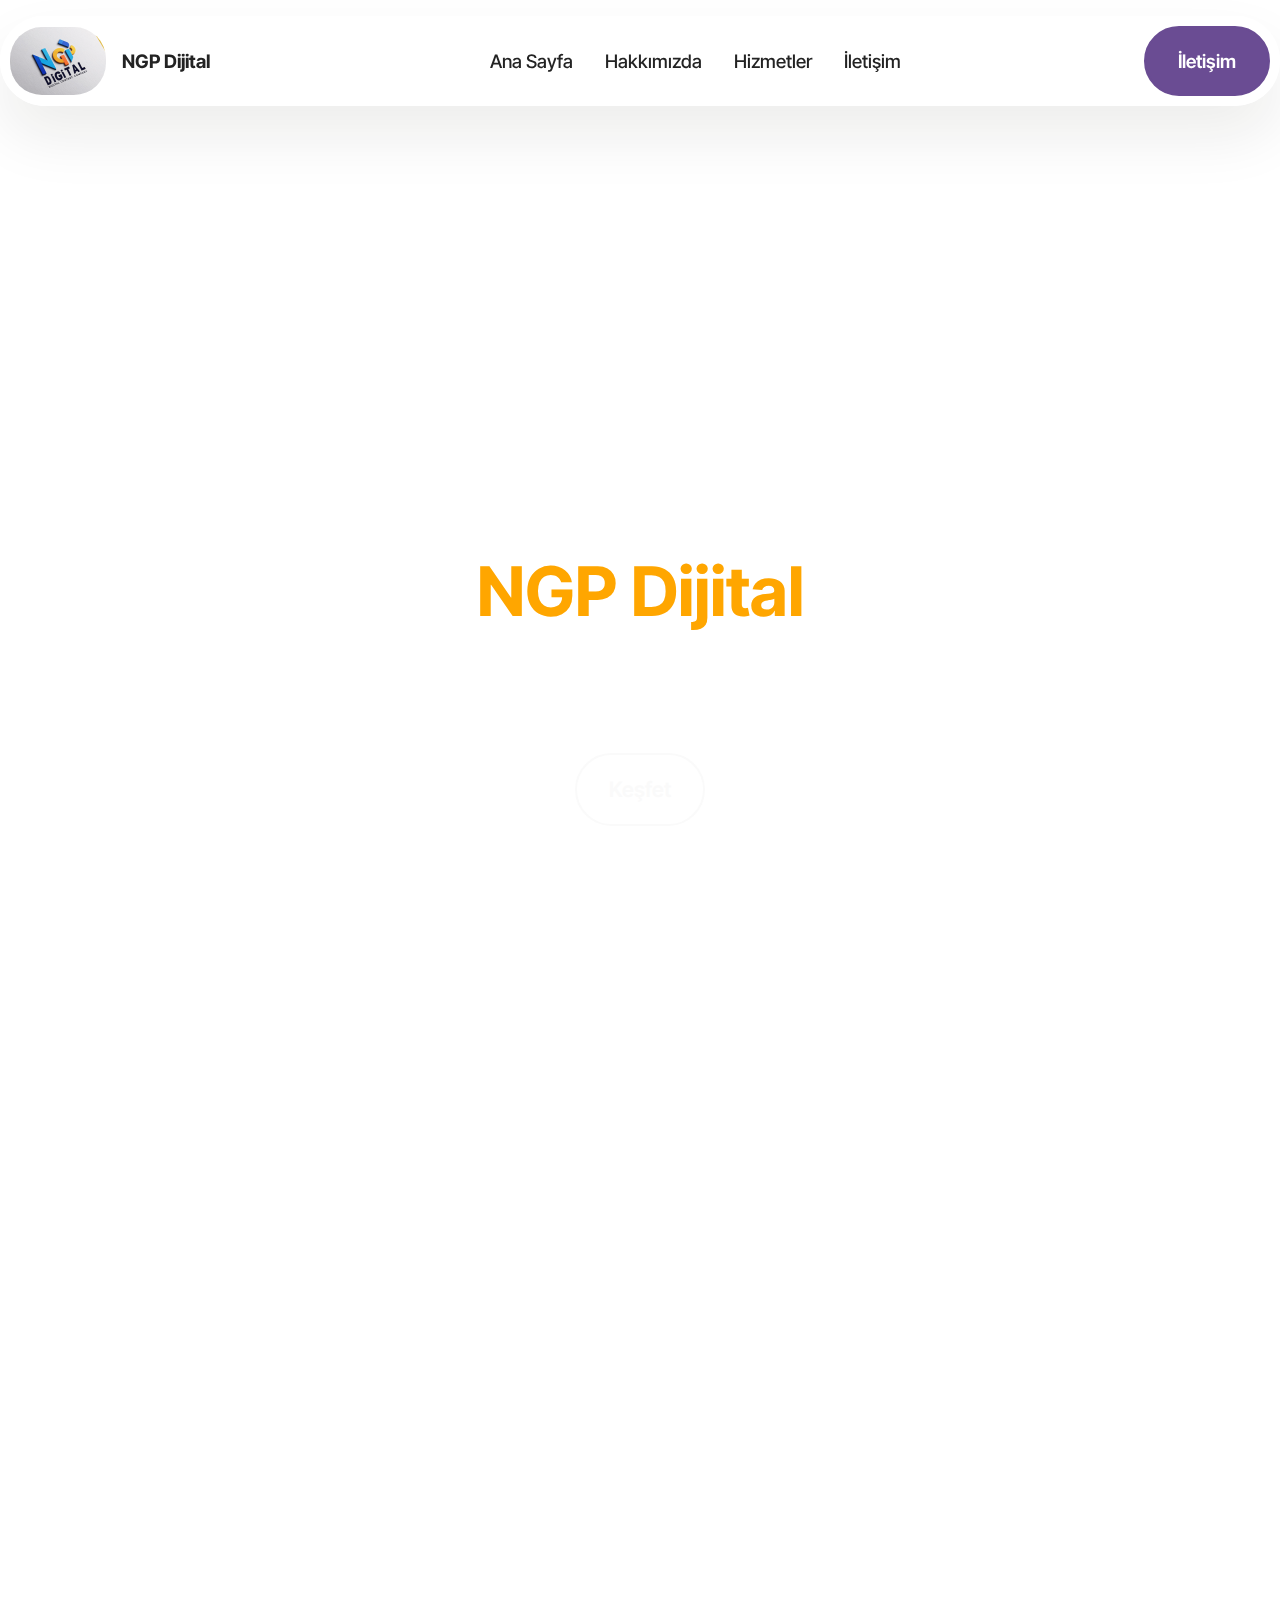
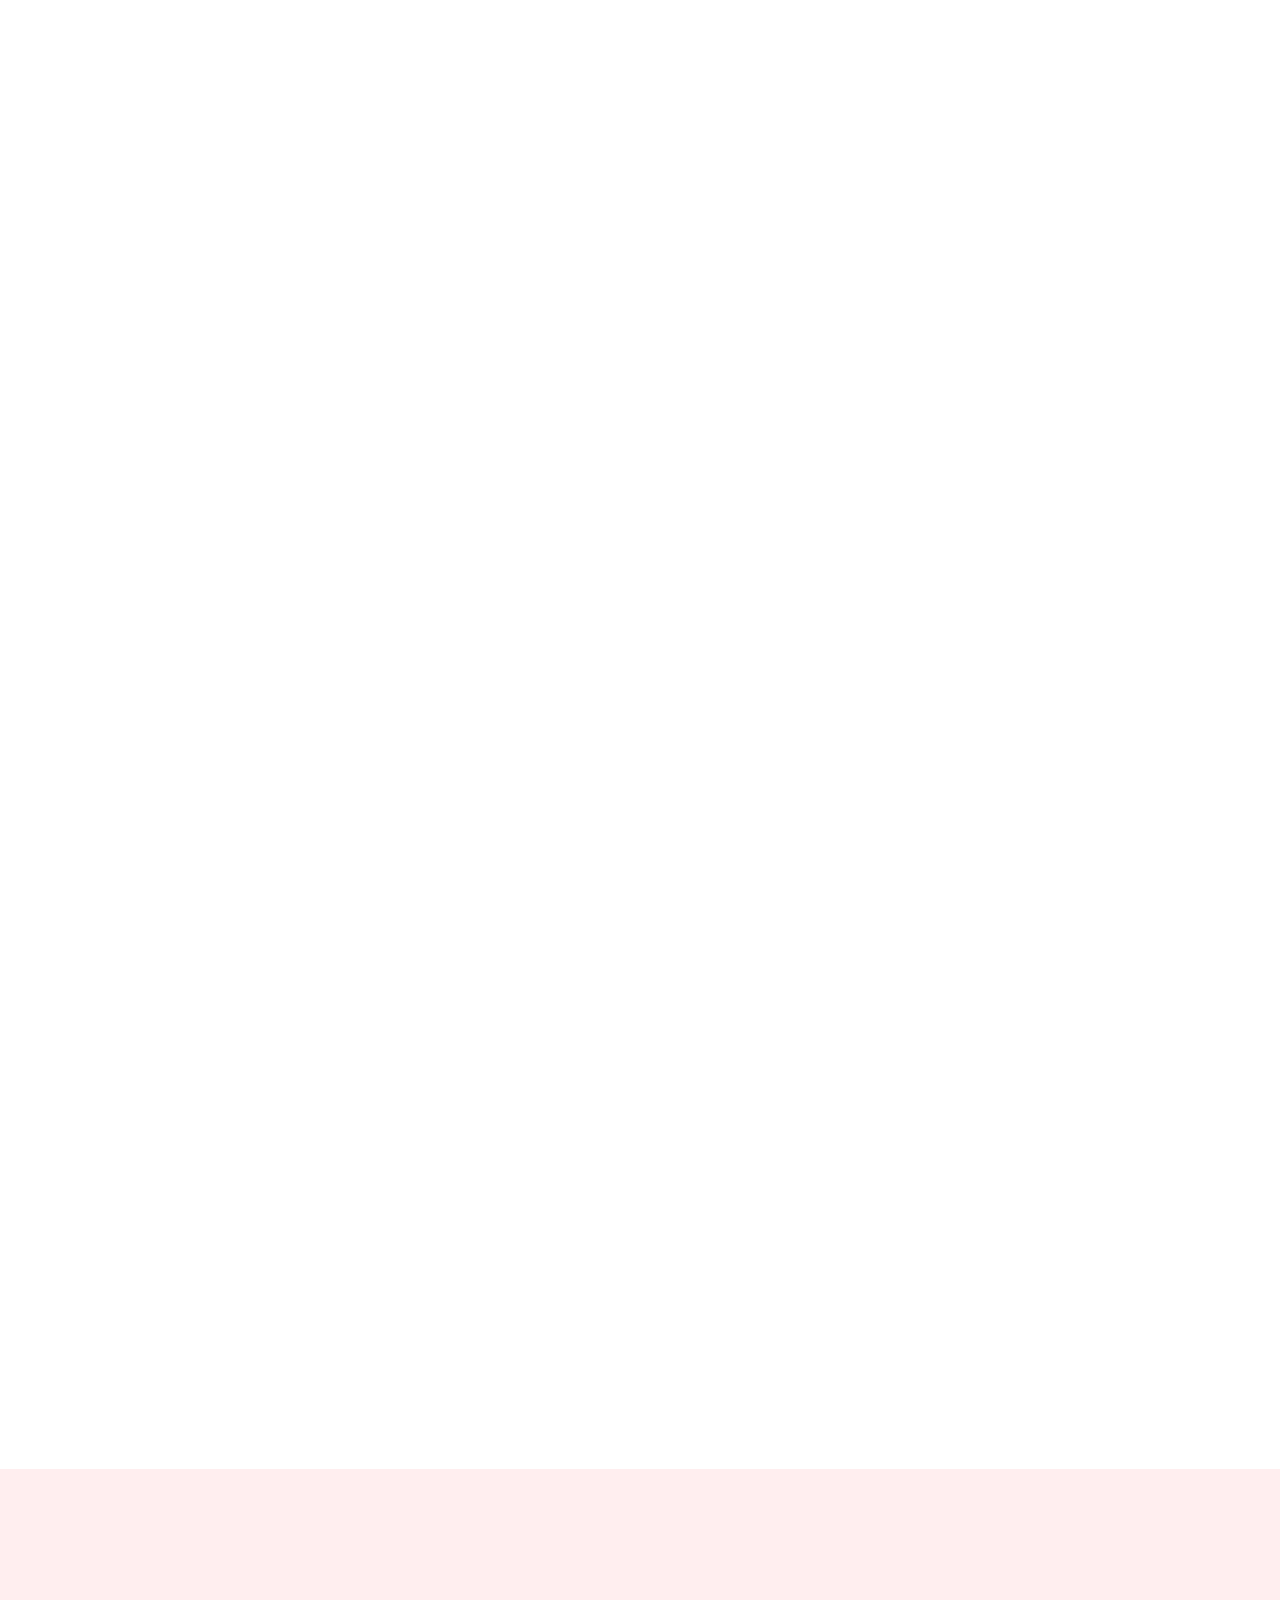
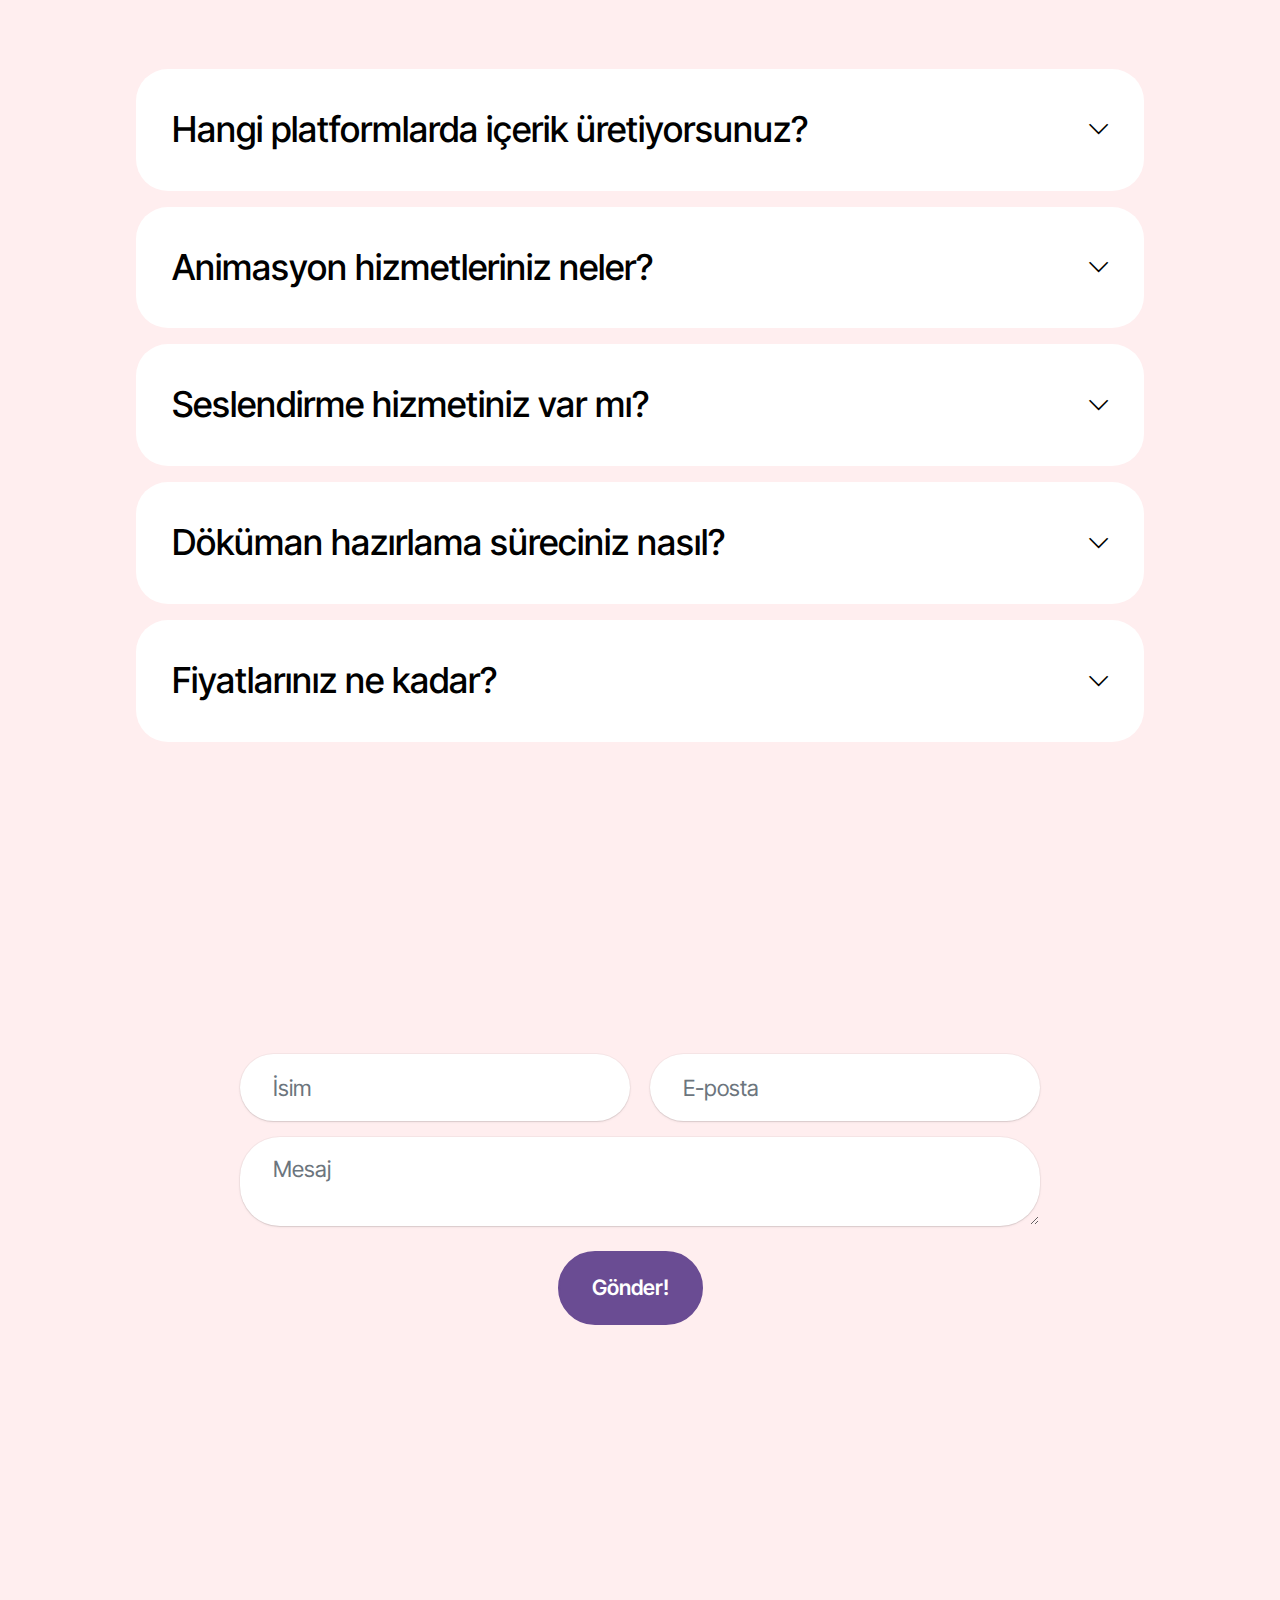
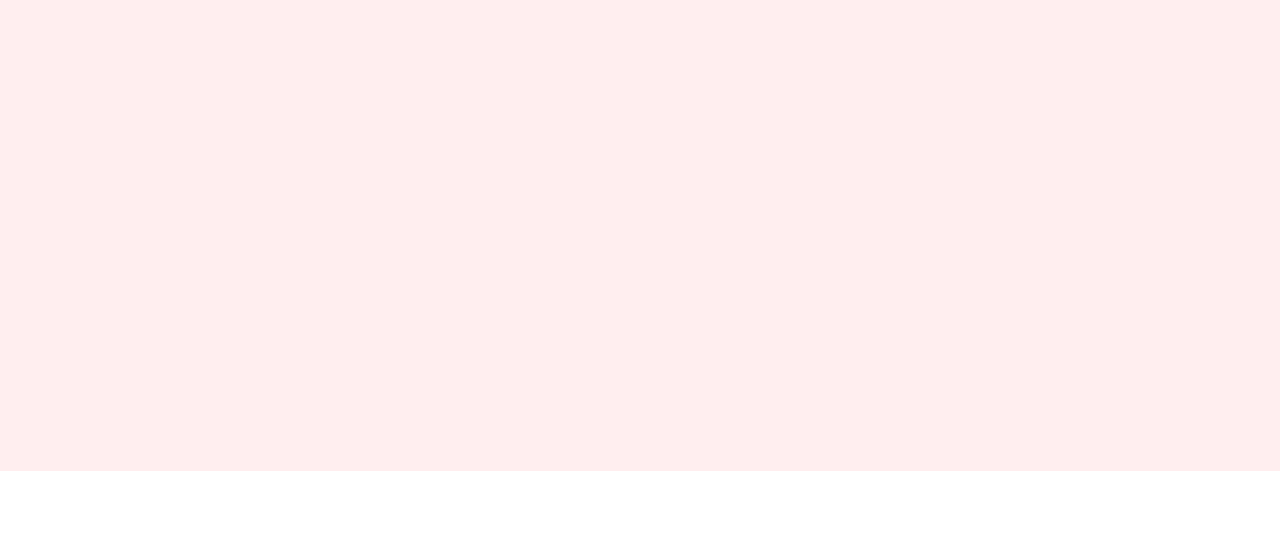
<file: index.html>
<!DOCTYPE html>
<html  >
<head>
  <!-- Site made with Mobirise Website Builder v5.9.18, https://mobirise.com -->
  <meta charset="UTF-8">
  <meta http-equiv="X-UA-Compatible" content="IE=edge">
  <meta name="generator" content="Mobirise v5.9.18, mobirise.com">
  <meta name="viewport" content="width=device-width, initial-scale=1, minimum-scale=1">
  <link rel="shortcut icon" href="assets/images/logo-2-192x192.png" type="image/x-icon">
  <meta name="description" content="Dijital içerik üreten bir tasarımcı olarak, sosyal medya platformları için animasyon, çizgi film ve seslendirme gibi çeşitli içerikler hazırlıyorum.">
  
  
  <title>Dijital Tasarımcı</title>
  <link rel="stylesheet" href="assets/web/assets/mobirise-icons2/mobirise2.css">
  <link rel="stylesheet" href="assets/bootstrap/css/bootstrap.min.css">
  <link rel="stylesheet" href="assets/bootstrap/css/bootstrap-grid.min.css">
  <link rel="stylesheet" href="assets/bootstrap/css/bootstrap-reboot.min.css">
  <link rel="stylesheet" href="assets/animatecss/animate.css">
  <link rel="stylesheet" href="assets/dropdown/css/style.css">
  <link rel="stylesheet" href="assets/theme/css/style.css">
  <link rel="preload" href="https://fonts.googleapis.com/css2?family=Inter+Tight:wght@400;700&display=swap&display=swap" as="style" onload="this.onload=null;this.rel='stylesheet'">
  <noscript><link rel="stylesheet" href="https://fonts.googleapis.com/css2?family=Inter+Tight:wght@400;700&display=swap&display=swap"></noscript>
  <link rel="preload" as="style" href="assets/mobirise/css/mbr-additional.css?v=8VP8KO"><link rel="stylesheet" href="assets/mobirise/css/mbr-additional.css?v=8VP8KO" type="text/css">

  
  
  
</head>
<body>
  
  <section data-bs-version="5.1" class="menu menu2 cid-uw6StSSeVo" once="menu" id="menu-5-uw6StSSeVo">
	

	<nav class="navbar navbar-dropdown navbar-fixed-top navbar-expand-lg">
		<div class="container">
			<div class="navbar-brand">
				<span class="navbar-logo">
					<a href="index.html">
						<img src="assets/images/logo-2-192x192.png" alt="Mobirise Website Builder" style="height: 4.3rem;">
					</a>
				</span>
				<span class="navbar-caption-wrap"><a class="navbar-caption text-black display-4" href="https://mobiri.se">NGP Dijital&nbsp;</a></span>
			</div>
			<button class="navbar-toggler" type="button" data-toggle="collapse" data-bs-toggle="collapse" data-target="#navbarSupportedContent" data-bs-target="#navbarSupportedContent" aria-controls="navbarNavAltMarkup" aria-expanded="false" aria-label="Toggle navigation">
				<div class="hamburger">
					<span></span>
					<span></span>
					<span></span>
					<span></span>
				</div>
			</button>
			<div class="collapse navbar-collapse" id="navbarSupportedContent">
				<ul class="navbar-nav nav-dropdown" data-app-modern-menu="true"><li class="nav-item"><a class="nav-link link text-black text-primary display-4" href="index.html">Ana Sayfa</a></li><li class="nav-item">
						<a class="nav-link link text-black text-primary display-4" href="page1.html">Hakkımızda</a>
					</li>
					<li class="nav-item">
						<a class="nav-link link text-black text-primary display-4" href="page2.html" aria-expanded="false">Hizmetler</a>
					</li>
					<li class="nav-item"><a class="nav-link link text-black text-primary display-4" href="page3.html">İletişim</a></li></ul>
				
				<div class="navbar-buttons mbr-section-btn">
					<a class="btn btn-primary display-4" href="https://mobiri.se">İletişim</a>
				</div>
			</div>
		</div>
	</nav>
</section>

<section data-bs-version="5.1" class="header16 cid-uw6StST0fv mbr-fullscreen" data-bg-video="https://www.youtube.com/watch?v=2Gg6Seob5Mg" id="hero-17-uw6StST0fv">
  
  
  <div class="container-fluid">
    <div class="row">
      <div class="content-wrap col-12 col-md-12">
        <h1 class="mbr-section-title mbr-fonts-style mbr-white mb-4 display-1">
          <strong>NGP Dijital</strong></h1>
        
        <p class="mbr-fonts-style mbr-text mbr-white mb-4 display-5">Hayal gücünüzü gerçeğe dönüştüren dijital içerik uzmanı!</p>
        <div class="mbr-section-btn"><a class="btn btn-white-outline display-7" href="https://mobiri.se">Keşfet</a></div>
      </div>
    </div>
  </div>
</section>

<section data-bs-version="5.1" class="features03 cid-uw6ZWIgwJE" id="features03-2">
	
	
	<div class="container">
		<div class="row justify-content-center mb-5">
			<div class="col-12 content-head">
				<div class="mbr-section-head">
					<h4 class="mbr-section-title mbr-fonts-style align-center mb-0 display-2">
						<strong>Hizmetlerimiz</strong></h4>
					
				</div>
			</div>
		</div>
		<div class="row">
			<div class="item features-image col-12 col-md-6 col-lg-4 active">
				<div class="item-wrapper">
					<div class="item-img mb-3">
						<img src="assets/images/mbr-770x514.jpg" alt="Mobirise Website Builder" title="">
					</div>
					<div class="item-content align-left">
						<h5 class="item-title mbr-fonts-style mt-0 mb-2 display-5"><strong>İçerik Üretimi</strong></h5>
						<p class="mbr-text mbr-fonts-style mb-3 display-7">
						    Dijital mecralarınız için İçerik üretiyoruz.</p>
						<div class="mbr-section-btn item-footer"><a href="" class="btn item-btn btn-primary display-7">Başla</a></div>
					</div>
				</div>
			</div>
			<div class="item features-image col-12 col-md-6 col-lg-4">
				<div class="item-wrapper">
					<div class="item-img mb-3">
						<img src="assets/images/mbr-770x544.jpg" alt="Mobirise Website Builder" title="" data-slide-to="1" data-bs-slide-to="1">
					</div>
					<div class="item-content align-left">
						<h5 class="item-title mbr-fonts-style mb-2 mt-0 display-5">
							<strong>Dijital Tasarım</strong></h5>
						<p class="mbr-text mbr-fonts-style mb-3 display-7">Siz isteyin biz yapalım.</p>
						<div class="mbr-section-btn item-footer"><a href="" class="btn item-btn btn-primary display-7">Başla</a></div>
					</div>
				</div>
			</div>
			<div class="item features-image col-12 col-md-6 col-lg-4">
				<div class="item-wrapper">
					<div class="item-img mb-3">
						<img src="assets/images/mbr-770x770.png" alt="Mobirise Website Builder" title="" data-slide-to="2" data-bs-slide-to="2">
					</div>
					<div class="item-content align-left">
						<h5 class="item-title mbr-fonts-style mb-2 mt-0 display-5"><strong>Danışmanlık</strong></h5>
						<p class="mbr-text mbr-fonts-style mb-3 display-7">Şirketlere danışmanlık veriyoruz.</p>
						<div class="mbr-section-btn item-footer"><a href="" class="btn item-btn btn-primary display-7">Başla</a></div>
					</div>
				</div>
			</div><div class="item features-image col-12 col-md-6 col-lg-4">
				<div class="item-wrapper">
					<div class="item-img mb-3">
						<img src="assets/images/mbr-1920x1450.png" alt="Mobirise Website Builder" title="" data-slide-to="3" data-bs-slide-to="4">
					</div>
					<div class="item-content align-left">
						<h5 class="item-title mbr-fonts-style mb-2 mt-0 display-5">
						    <strong>Eğitim</strong></h5>
						<p class="mbr-text mbr-fonts-style mb-3 display-7">
						Yapay zeka araçları için eğitim.<br>
						</p>
						<div class="mbr-section-btn item-footer"><a href="" class="btn item-btn btn-primary display-7">Başla</a></div>
					</div>
				</div>
			</div><div class="item features-image col-12 col-md-6 col-lg-4">
				<div class="item-wrapper">
					<div class="item-img mb-3">
						<img src="assets/images/mbr-1920x1375.jpg" alt="Mobirise Website Builder" title="" data-slide-to="4" data-bs-slide-to="5">
					</div>
					<div class="item-content align-left">
						<h5 class="item-title mbr-fonts-style mb-2 mt-0 display-5">
						    <strong>Sosyal Medya&nbsp;</strong></h5>
						<p class="mbr-text mbr-fonts-style mb-3 display-7">
						Sosyal medya sayfanız için içerik.<br>
						</p>
						<div class="mbr-section-btn item-footer"><a href="" class="btn item-btn btn-primary display-7">Başla</a></div>
					</div>
				</div>
			</div><div class="item features-image col-12 col-md-6 col-lg-4">
				<div class="item-wrapper">
					<div class="item-img mb-3">
						<img src="assets/images/mbr-1920x1355.jpg" alt="Mobirise Website Builder" title="" data-slide-to="5" data-bs-slide-to="6">
					</div>
					<div class="item-content align-left">
						<h5 class="item-title mbr-fonts-style mb-2 mt-0 display-5"><strong>Web Site Tasarımı&nbsp;</strong></h5>
						<p class="mbr-text mbr-fonts-style mb-3 display-7">
						Şirketinize uygun web site tasarımı.<br>
						</p>
						<div class="mbr-section-btn item-footer"><a href="" class="btn item-btn btn-primary display-7">Başla</a></div>
					</div>
				</div>
			</div>
		</div>
	</div>
</section>

<section data-bs-version="5.1" class="gallery07 cid-uw6StSTPkD" id="gallery-16-uw6StSTPkD">
  
  
  <div class="container-fluid gallery-wrapper">
    <div class="row justify-content-center">
      <div class="col-12 content-head">
        <div class="mbr-section-head mb-5">
          <h4 class="mbr-section-title mbr-fonts-style align-center mb-0 display-2">
            <strong>Yaratıcı Galerim</strong>
          </h4>
          
        </div>
      </div>
    </div>
    <div class="grid-container">
      <div class="grid-container-3 moving-left" style="transform: translate3d(-200px, 0px, 0px);">
        <div class="grid-item">
          <img src="assets/images/photo-1498075702571-ecb018f3752d.jpeg" alt="Mobirise Website Builder">
        </div>
        <div class="grid-item">
          <img src="assets/images/photo-1470983850390-c2b2a8af209d.jpeg" alt="Mobirise Website Builder">
        </div>
        <div class="grid-item">
          <img src="assets/images/photo-1529854140025-25995121f16f.jpeg" alt="Mobirise Website Builder">
        </div>
        <div class="grid-item">
          <img src="assets/images/photo-1468421870903-4df1664ac249.jpeg" alt="Mobirise Website Builder">
        </div>
      </div>
    </div>
  </div>
</section>

<section data-bs-version="5.1" class="list1 cid-uw6StSUOs2" id="faq-1-uw6StSUOs2">
    
    
    <div class="container">
        <div class="row justify-content-center">
            <div class="col-12 col-md-12 col-lg-10 m-auto">
                <div class="content">
                    <div class="row justify-content-center mb-5">
                        <div class="col-12 content-head">
                            <div class="mbr-section-head">
                                <h4 class="mbr-section-title mbr-fonts-style align-center mb-0 display-2">
                                    <strong>Sıkça Sorulan Sorular</strong>
                                </h4>
                                
                            </div>
                        </div>
                    </div>
                    <div id="bootstrap-accordion_4" class="panel-group accordionStyles accordion" role="tablist" aria-multiselectable="true">
                        <div class="card">
                            <div class="card-header" role="tab" id="headingOne">
                                <a role="button" class="panel-title collapsed" data-toggle="collapse" data-bs-toggle="collapse" data-core="" href="#collapse1_4" aria-expanded="false" aria-controls="collapse1">
                                    <h6 class="panel-title-edit mbr-semibold mbr-fonts-style mb-0 display-5">Hangi platformlarda içerik üretiyorsunuz?</h6>
                                    <span class="sign mbr-iconfont mobi-mbri-arrow-down"></span>
                                </a>
                            </div>
                            <div id="collapse1_4" class="panel-collapse noScroll collapse" role="tabpanel" aria-labelledby="headingOne" data-parent="#accordion" data-bs-parent="#bootstrap-accordion_4">
                                <div class="panel-body">
                                    <p class="mbr-fonts-style panel-text display-7">Instagram, YouTube, Facebook ve TikTok'ta içerik üretiyorum.</p>
                                </div>
                            </div>
                        </div>
                        <div class="card">
                            <div class="card-header" role="tab" id="headingOne">
                                <a role="button" class="panel-title collapsed" data-toggle="collapse" data-bs-toggle="collapse" data-core="" href="#collapse2_4" aria-expanded="false" aria-controls="collapse2">
                                    <h6 class="panel-title-edit mbr-semibold mbr-fonts-style mb-0 display-5">Animasyon hizmetleriniz neler?</h6>
                                    <span class="sign mbr-iconfont mobi-mbri-arrow-down"></span>
                                </a>
                            </div>
                            <div id="collapse2_4" class="panel-collapse noScroll collapse" role="tabpanel" aria-labelledby="headingOne" data-parent="#accordion" data-bs-parent="#bootstrap-accordion_4">
                                <div class="panel-body">
                                    <p class="mbr-fonts-style panel-text display-7">Eğlenceli ve etkileyici animasyonlar yapıyorum.</p>
                                </div>
                            </div>
                        </div>
                        <div class="card">
                            <div class="card-header" role="tab" id="headingOne">
                                <a role="button" class="panel-title collapsed" data-toggle="collapse" data-bs-toggle="collapse" data-core="" href="#collapse3_4" aria-expanded="false" aria-controls="collapse3">
                                    <h6 class="panel-title-edit mbr-semibold mbr-fonts-style mb-0 display-5">Seslendirme hizmetiniz var mı?</h6>
                                    <span class="sign mbr-iconfont mobi-mbri-arrow-down"></span>
                                </a>
                            </div>
                            <div id="collapse3_4" class="panel-collapse noScroll collapse" role="tabpanel" aria-labelledby="headingOne" data-parent="#accordion" data-bs-parent="#bootstrap-accordion_4">
                                <div class="panel-body">
                                    <p class="mbr-fonts-style panel-text display-7">Evet, profesyonel seslendirme hizmeti sunuyorum.</p>
                                </div>
                            </div>
                        </div>
                        <div class="card">
                            <div class="card-header" role="tab" id="headingOne">
                                <a role="button" class="panel-title collapsed" data-toggle="collapse" data-bs-toggle="collapse" data-core="" href="#collapse4_4" aria-expanded="false" aria-controls="collapse4">
                                    <h6 class="panel-title-edit mbr-semibold mbr-fonts-style mb-0 display-5">Döküman hazırlama süreciniz nasıl?</h6>
                                    <span class="sign mbr-iconfont mobi-mbri-arrow-down"></span>
                                </a>
                            </div>
                            <div id="collapse4_4" class="panel-collapse noScroll collapse" role="tabpanel" aria-labelledby="headingOne" data-parent="#accordion" data-bs-parent="#bootstrap-accordion_4">
                                <div class="panel-body">
                                    <p class="mbr-fonts-style panel-text display-7">İhtiyaçlarınıza göre özelleştirilmiş dökümanlar hazırlıyorum.</p>
                                </div>
                            </div>
                        </div>
                        <div class="card">
                            <div class="card-header" role="tab" id="headingOne">
                                <a role="button" class="panel-title collapsed" data-toggle="collapse" data-bs-toggle="collapse" data-core="" href="#collapse5_4" aria-expanded="false" aria-controls="collapse5">
                                    <h6 class="panel-title-edit mbr-semibold mbr-fonts-style mb-0 display-5">Fiyatlarınız ne kadar?</h6>
                                    <span class="sign mbr-iconfont mobi-mbri-arrow-down"></span>
                                </a>
                            </div>
                            <div id="collapse5_4" class="panel-collapse noScroll collapse" role="tabpanel" aria-labelledby="headingOne" data-parent="#accordion" data-bs-parent="#bootstrap-accordion_4">
                                <div class="panel-body">
                                    <p class="mbr-fonts-style panel-text display-7">Fiyatlarım projeye göre değişiklik gösteriyor.</p>
                                </div>
                            </div>
                        </div>
                        
                    </div>
                </div>
            </div>
        </div>
    </div>
</section>

<section data-bs-version="5.1" class="form5 cid-uw6StSVilG" id="contact-form-2-uw6StSVilG">
    
    
    <div class="container">
        <div class="row justify-content-center">
            <div class="col-12 content-head">
                <div class="mbr-section-head mb-5">
                    <h3 class="mbr-section-title mbr-fonts-style align-center mb-0 display-2">
                        <strong>İletişim Kurun</strong>
                    </h3>
                    
                </div>
            </div>
        </div>
        <div class="row justify-content-center">
            <div class="col-lg-8 mx-auto mbr-form" data-form-type="formoid">
                <form action="https://mobirise.eu/" method="POST" class="mbr-form form-with-styler" data-form-title="Form Name"><input type="hidden" name="email" data-form-email="true" value="q79Powii4B+MysyOL+8aMgsGgxRUHUvcbD6umpuevHEDIXm6QXVmjhQ8kPQLzVhsFvIoNr2rMK3k7HFFfYNTSJkliJOYfJc12CcZtuK9H6P06fFOxuOul9aLb3i7jh8t">
                    <div class="row">
                        <div hidden="hidden" data-form-alert="" class="alert alert-success col-12">Teşekkür ederiz.</div>
                        <div hidden="hidden" data-form-alert-danger="" class="alert alert-danger col-12">
                            Oops...! some problem!
                        </div>
                    </div>
                    <div class="dragArea row">
                        <div class="col-md col-sm-12 form-group mb-3" data-for="name">
                            <input type="text" name="name" placeholder="İsim" data-form-field="name" class="form-control" value="" id="name-contact-form-2-uw6StSVilG">
                        </div>
                        <div class="col-md col-sm-12 form-group mb-3" data-for="email">
                            <input type="email" name="email" placeholder="E-posta" data-form-field="email" class="form-control" value="" id="email-contact-form-2-uw6StSVilG">
                        </div>
                        <div class="col-12 form-group mb-3" data-for="textarea">
                            <textarea name="textarea" placeholder="Mesaj" data-form-field="textarea" class="form-control" id="textarea-contact-form-2-uw6StSVilG"></textarea>
                        </div>
                        <div class="col-lg-12 col-md-12 col-sm-12 align-center mbr-section-btn">
                            <button type="submit" class="btn btn-primary display-7">Gönder!</button>
                        </div>
                    </div>
                </form>
            </div>
        </div>
    </div>
</section>

<section data-bs-version="5.1" class="contacts03 cid-uw6StSVG7S" id="contacts-11-uw6StSVG7S">
  

  
  <div class="container">
    <div class="row justify-content-center">
      <div class="col-lg-4">
        <div class="col-12 col-md-12">
          <h5 class="mbr-section-title mbr-fonts-style mt-0 mb-4 display-2">
            <strong>İletişim Bilgileri</strong>
          </h5>
          <p class="mbr-section-subtitle mbr-fonts-style mt-0 mb-4 display-7">
            Telefon: 0 544 274 67 34<br>E-posta: info@ngpdijital.com<br>Adres: Manisa<br>Çalışma Saatleri: Pazartesi - Cuma: 09:00 - 18:00
          </p> 

          
        </div>
      </div>
        <div class="col-lg-8 side-features">
        <div class="google-map"><iframe frameborder="0" style="border:0" src="https://www.google.com/maps/embed/v1/place?key=AIzaSyAtXm0x23nRCgazjDV2Kl3GTHRP411ougQ&amp;q=Arda Mah. Kumludere cad. no:82/B Şehzadeler manisa" allowfullscreen=""></iframe></div>
      </div>
    </div>
  </div>
</section><section class="display-7" style="padding: 0;align-items: center;justify-content: center;flex-wrap: wrap;    align-content: center;display: flex;position: relative;height: 4rem;"><a href="https://mobiri.se/3638183" style="flex: 1 1;height: 4rem;position: absolute;width: 100%;z-index: 1;"><img alt="" style="height: 4rem;" src="[data-uri]"></a><p style="margin: 0;text-align: center;" class="display-7">&#8204;</p><a style="z-index:1" href="https://mobirise.com/builder/ai-website-generator.html">AI Website Generator</a></section><script src="assets/bootstrap/js/bootstrap.bundle.min.js"></script>  <script src="assets/smoothscroll/smooth-scroll.js"></script>  <script src="assets/ytplayer/index.js"></script>  <script src="assets/dropdown/js/navbar-dropdown.js"></script>  <script src="assets/vimeoplayer/player.js"></script>  <script src="assets/scrollgallery/scroll-gallery.js"></script>  <script src="assets/mbr-switch-arrow/mbr-switch-arrow.js"></script>  <script src="assets/theme/js/script.js"></script>  <script src="assets/formoid/formoid.min.js"></script>  
  
  
  <input name="animation" type="hidden">
  </body>
</html>
</file>
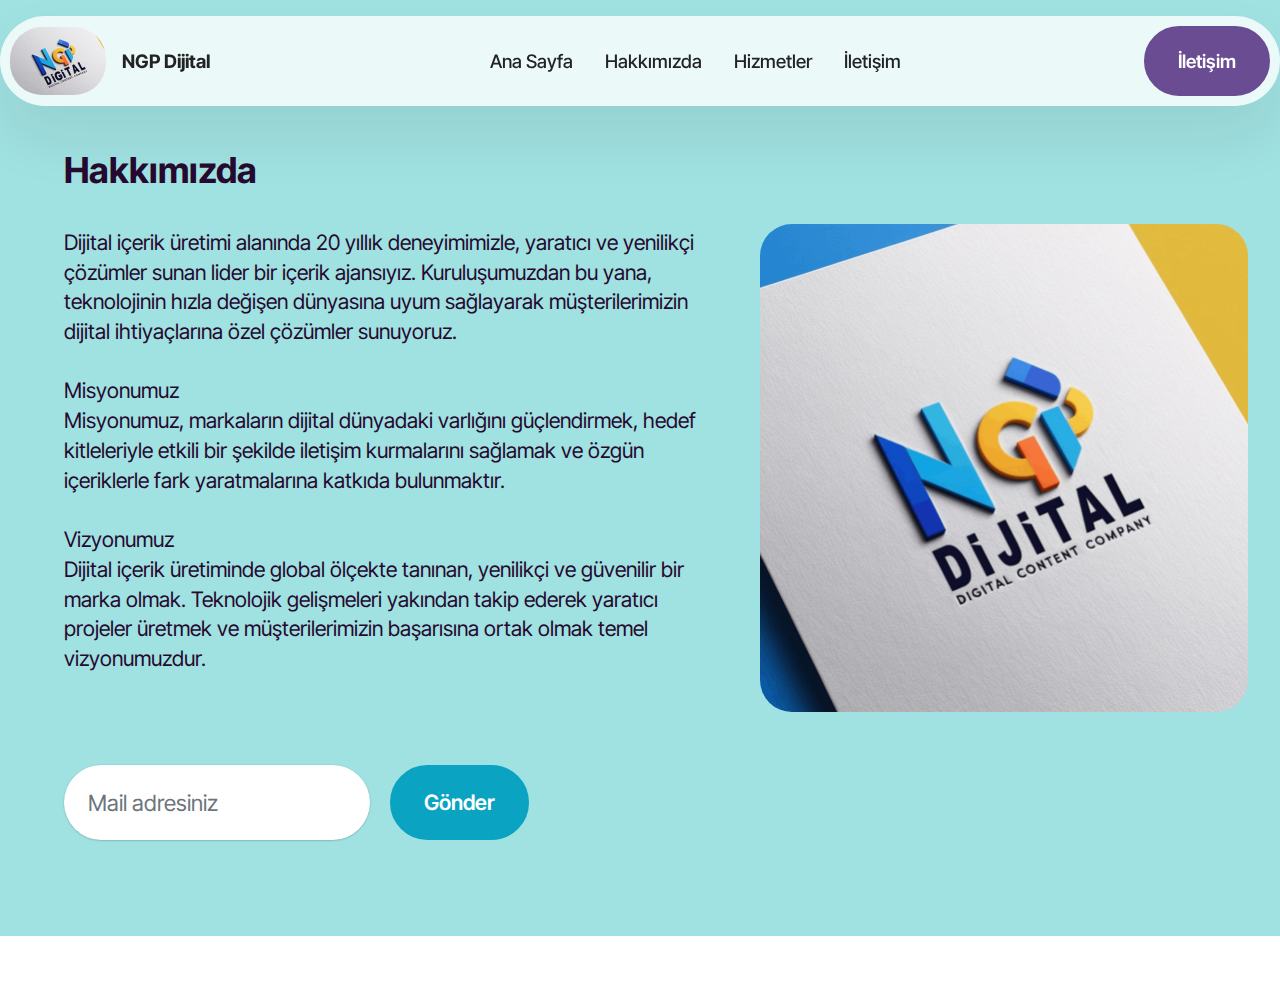
<file: page1.html>
<!DOCTYPE html>
<html  >
<head>
  <!-- Site made with Mobirise Website Builder v5.9.18, https://mobirise.com -->
  <meta charset="UTF-8">
  <meta http-equiv="X-UA-Compatible" content="IE=edge">
  <meta name="generator" content="Mobirise v5.9.18, mobirise.com">
  <meta name="viewport" content="width=device-width, initial-scale=1, minimum-scale=1">
  <link rel="shortcut icon" href="assets/images/logo-2-192x192.png" type="image/x-icon">
  <meta name="description" content="">
  
  
  <title>Hakkımızda</title>
  <link rel="stylesheet" href="assets/web/assets/mobirise-icons2/mobirise2.css">
  <link rel="stylesheet" href="assets/bootstrap/css/bootstrap.min.css">
  <link rel="stylesheet" href="assets/bootstrap/css/bootstrap-grid.min.css">
  <link rel="stylesheet" href="assets/bootstrap/css/bootstrap-reboot.min.css">
  <link rel="stylesheet" href="assets/animatecss/animate.css">
  <link rel="stylesheet" href="assets/dropdown/css/style.css">
  <link rel="stylesheet" href="assets/theme/css/style.css">
  <link rel="preload" href="https://fonts.googleapis.com/css2?family=Inter+Tight:wght@400;700&display=swap&display=swap" as="style" onload="this.onload=null;this.rel='stylesheet'">
  <noscript><link rel="stylesheet" href="https://fonts.googleapis.com/css2?family=Inter+Tight:wght@400;700&display=swap&display=swap"></noscript>
  <link rel="preload" as="style" href="assets/mobirise/css/mbr-additional.css?v=AqxmXr"><link rel="stylesheet" href="assets/mobirise/css/mbr-additional.css?v=AqxmXr" type="text/css">

  
  
  
</head>
<body>
  
  <section data-bs-version="5.1" class="menu menu2 cid-uw6StSSeVo" once="menu" id="menu02-9">
	

	<nav class="navbar navbar-dropdown navbar-fixed-top navbar-expand-lg">
		<div class="container">
			<div class="navbar-brand">
				<span class="navbar-logo">
					<a href="index.html">
						<img src="assets/images/logo-2-192x192.png" alt="Mobirise Website Builder" style="height: 4.3rem;">
					</a>
				</span>
				<span class="navbar-caption-wrap"><a class="navbar-caption text-black display-4" href="https://mobiri.se">NGP Dijital&nbsp;</a></span>
			</div>
			<button class="navbar-toggler" type="button" data-toggle="collapse" data-bs-toggle="collapse" data-target="#navbarSupportedContent" data-bs-target="#navbarSupportedContent" aria-controls="navbarNavAltMarkup" aria-expanded="false" aria-label="Toggle navigation">
				<div class="hamburger">
					<span></span>
					<span></span>
					<span></span>
					<span></span>
				</div>
			</button>
			<div class="collapse navbar-collapse" id="navbarSupportedContent">
				<ul class="navbar-nav nav-dropdown" data-app-modern-menu="true"><li class="nav-item"><a class="nav-link link text-black text-primary display-4" href="index.html">Ana Sayfa</a></li><li class="nav-item">
						<a class="nav-link link text-black text-primary display-4" href="page1.html">Hakkımızda</a>
					</li>
					<li class="nav-item">
						<a class="nav-link link text-black text-primary display-4" href="page2.html" aria-expanded="false">Hizmetler</a>
					</li>
					<li class="nav-item"><a class="nav-link link text-black text-primary display-4" href="page3.html">İletişim</a></li></ul>
				
				<div class="navbar-buttons mbr-section-btn">
					<a class="btn btn-primary display-4" href="https://mobiri.se">İletişim</a>
				</div>
			</div>
		</div>
	</nav>
</section>

<section data-bs-version="5.1" class="header8 cid-uwDXHCN0fS" id="header08-x">
	

	

	<div class="container">
		<div class="row content-wrapper justify-content-center">
			<div class="col-lg-7 mbr-form">
				<div class="text-wrapper align-left" data-form-type="formoid">
					<form action="https://mobirise.eu/" method="POST" class="mbr-form form-with-styler" data-form-title="Form Name"><input type="hidden" name="email" data-form-email="true" value="NfushKCTXY5ikOkGCfm9NKLF0Ryo0uE+8rZ0G+ViXx027aCeho5bno+NCKOd/FBNvRNOwROfjJfVoc7EYidemMaQYOQn5kH++hrigfFGw3J5FeaxhvyNvVRoQSocj8R2">
						<div class="dragArea row">
							<div class="col-lg-12 col-md-12 col-sm-12">
								<h1 class="mbr-section-title mbr-fonts-style mb-4 display-5"><br><strong>Hakkımızda</strong></h1>
							</div>
							<div class="col-lg-12 col-md-12 col-sm-12">
								<p class="mbr-text mbr-fonts-style mb-4 display-7">Dijital içerik üretimi alanında 20 yıllık deneyimimizle, yaratıcı ve yenilikçi çözümler sunan lider bir içerik ajansıyız. Kuruluşumuzdan bu yana, teknolojinin hızla değişen dünyasına uyum sağlayarak müşterilerimizin dijital ihtiyaçlarına özel çözümler sunuyoruz.<br><br>Misyonumuz<br>Misyonumuz, markaların dijital dünyadaki varlığını güçlendirmek, hedef kitleleriyle etkili bir şekilde iletişim kurmalarını sağlamak ve özgün içeriklerle fark yaratmalarına katkıda bulunmaktır.<br><br>Vizyonumuz<br>Dijital içerik üretiminde global ölçekte tanınan, yenilikçi ve güvenilir bir marka olmak. Teknolojik gelişmeleri yakından takip ederek yaratıcı projeler üretmek ve müşterilerimizin başarısına ortak olmak temel vizyonumuzdur.<br><br><br></p>
							</div>
							<div data-for="email" class="col-lg-6 col-md-6 col-sm-12">
								<input type="email" name="email" placeholder="Mail adresiniz" data-form-field="email" class="form-control display-7" value="" id="email-header08-x">
							</div>
							<div class="col-auto mbr-section-btn"><button type="submit" class="w-100 btn btn-info display-7">Gönder</button></div>
							<div class="row">
								<div hidden="hidden" data-form-alert="" class="alert alert-success col-12">Teşekkür ederiz.</div>
								<div hidden="hidden" data-form-alert-danger="" class="alert alert-danger col-12">
									Oops...! some problem!
								</div>
							</div>
						</div>
					</form>
				</div>
			</div>
			<div class="col-lg-5 col-12">
				<div class="image-wrapper">
					<img class="w-100" src="assets/images/logo-1-1-978x978.png" alt="Mobirise Website Builder">
				</div>
			</div>
		</div>
	</div>
</section><section class="display-7" style="padding: 0;align-items: center;justify-content: center;flex-wrap: wrap;    align-content: center;display: flex;position: relative;height: 4rem;"><a href="https://mobiri.se/3638183" style="flex: 1 1;height: 4rem;position: absolute;width: 100%;z-index: 1;"><img alt="" style="height: 4rem;" src="[data-uri]"></a><p style="margin: 0;text-align: center;" class="display-7">&#8204;</p><a style="z-index:1" href="https://mobirise.com/builder/ai-website-builder.html">AI Website Software</a></section><script src="assets/bootstrap/js/bootstrap.bundle.min.js"></script>  <script src="assets/smoothscroll/smooth-scroll.js"></script>  <script src="assets/ytplayer/index.js"></script>  <script src="assets/dropdown/js/navbar-dropdown.js"></script>  <script src="assets/theme/js/script.js"></script>  <script src="assets/formoid/formoid.min.js"></script>  
  
  
  <input name="animation" type="hidden">
  </body>
</html>
</file>
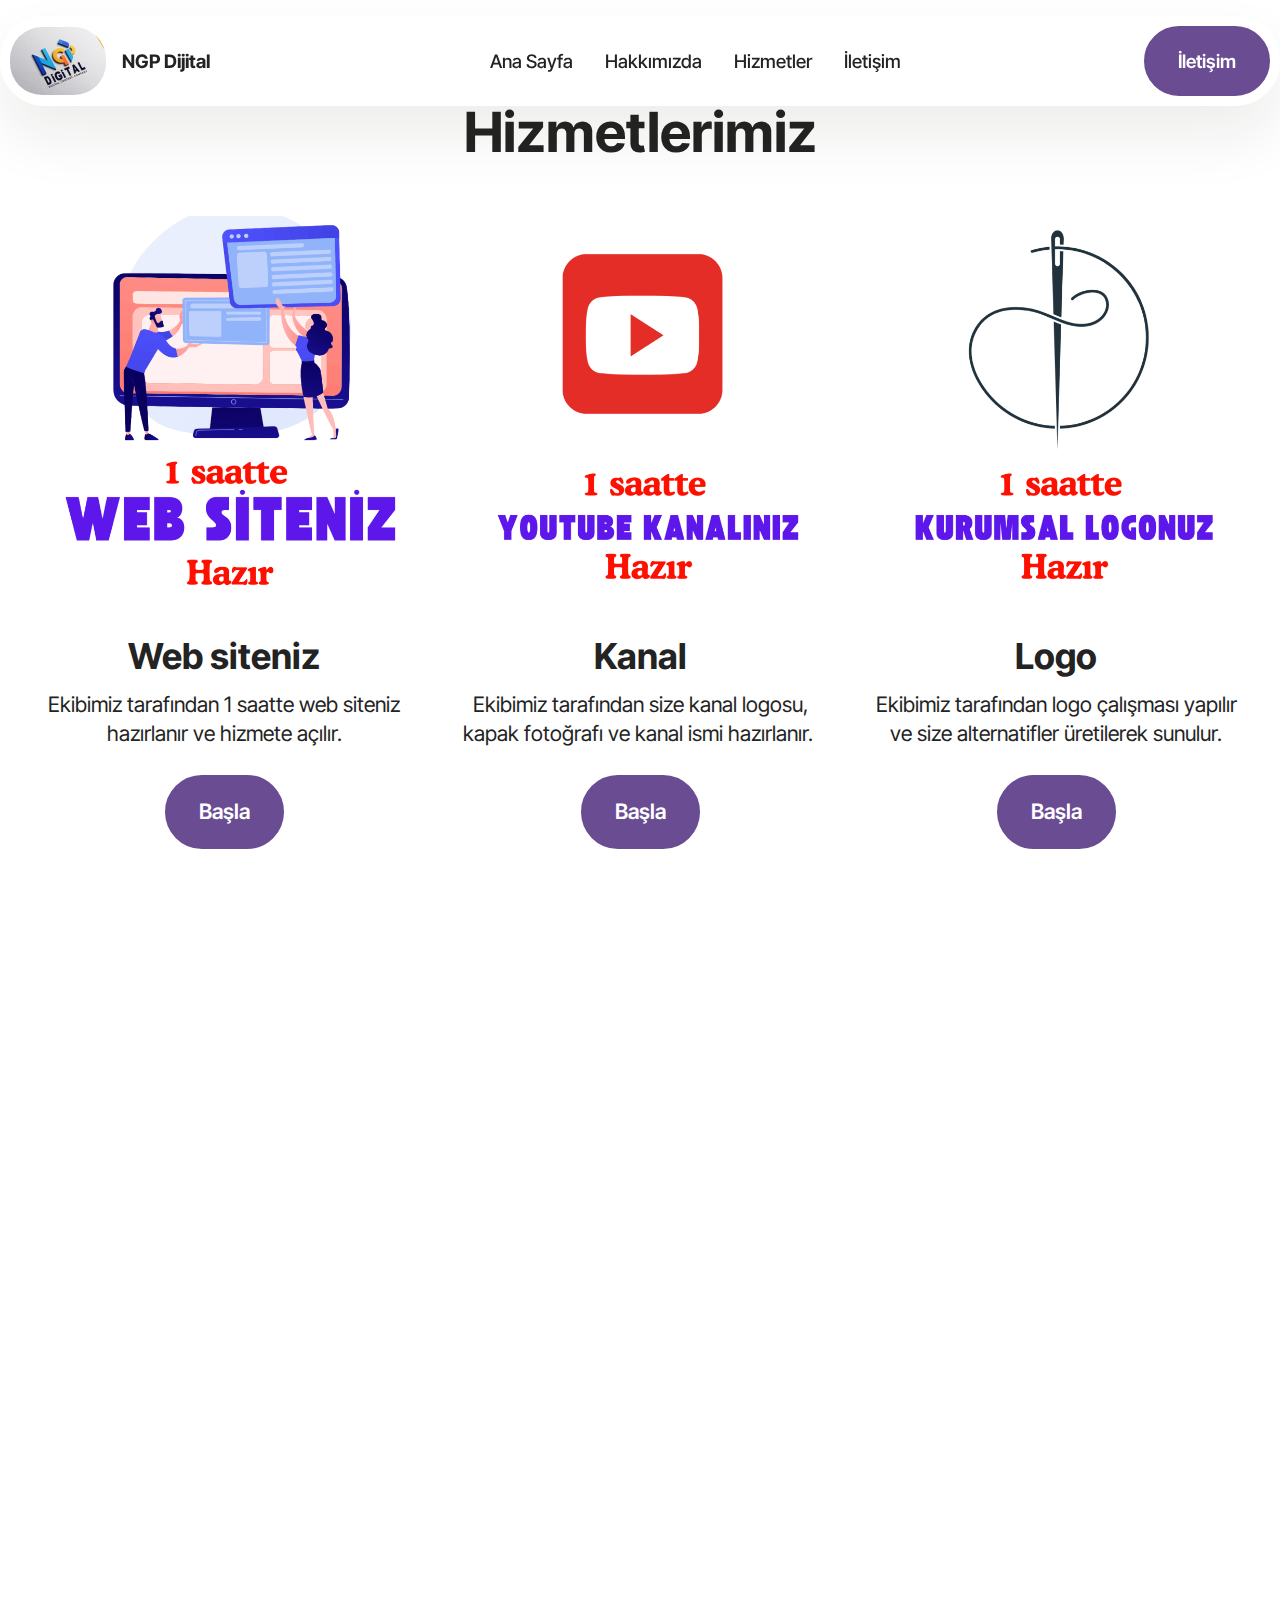
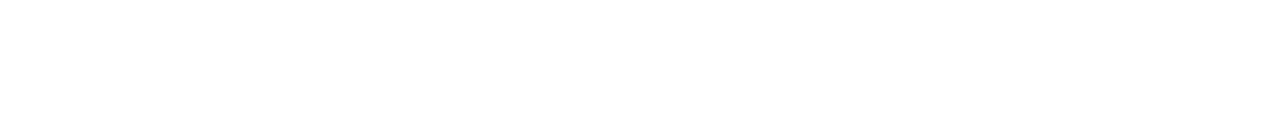
<file: page2.html>
<!DOCTYPE html>
<html  >
<head>
  <!-- Site made with Mobirise Website Builder v5.9.18, https://mobirise.com -->
  <meta charset="UTF-8">
  <meta http-equiv="X-UA-Compatible" content="IE=edge">
  <meta name="generator" content="Mobirise v5.9.18, mobirise.com">
  <meta name="viewport" content="width=device-width, initial-scale=1, minimum-scale=1">
  <link rel="shortcut icon" href="assets/images/logo-2-192x192.png" type="image/x-icon">
  <meta name="description" content="">
  
  
  <title>Hizmetler</title>
  <link rel="stylesheet" href="assets/web/assets/mobirise-icons2/mobirise2.css">
  <link rel="stylesheet" href="assets/bootstrap/css/bootstrap.min.css">
  <link rel="stylesheet" href="assets/bootstrap/css/bootstrap-grid.min.css">
  <link rel="stylesheet" href="assets/bootstrap/css/bootstrap-reboot.min.css">
  <link rel="stylesheet" href="assets/animatecss/animate.css">
  <link rel="stylesheet" href="assets/dropdown/css/style.css">
  <link rel="stylesheet" href="assets/theme/css/style.css">
  <link rel="preload" href="https://fonts.googleapis.com/css2?family=Inter+Tight:wght@400;700&display=swap&display=swap" as="style" onload="this.onload=null;this.rel='stylesheet'">
  <noscript><link rel="stylesheet" href="https://fonts.googleapis.com/css2?family=Inter+Tight:wght@400;700&display=swap&display=swap"></noscript>
  <link rel="preload" as="style" href="assets/mobirise/css/mbr-additional.css?v=GcpPh5"><link rel="stylesheet" href="assets/mobirise/css/mbr-additional.css?v=GcpPh5" type="text/css">

  
  
  
</head>
<body>
  
  <section data-bs-version="5.1" class="menu menu2 cid-uw6StSSeVo" once="menu" id="menu02-c">
	

	<nav class="navbar navbar-dropdown navbar-fixed-top navbar-expand-lg">
		<div class="container">
			<div class="navbar-brand">
				<span class="navbar-logo">
					<a href="index.html">
						<img src="assets/images/logo-2-192x192.png" alt="Mobirise Website Builder" style="height: 4.3rem;">
					</a>
				</span>
				<span class="navbar-caption-wrap"><a class="navbar-caption text-black display-4" href="https://mobiri.se">NGP Dijital&nbsp;</a></span>
			</div>
			<button class="navbar-toggler" type="button" data-toggle="collapse" data-bs-toggle="collapse" data-target="#navbarSupportedContent" data-bs-target="#navbarSupportedContent" aria-controls="navbarNavAltMarkup" aria-expanded="false" aria-label="Toggle navigation">
				<div class="hamburger">
					<span></span>
					<span></span>
					<span></span>
					<span></span>
				</div>
			</button>
			<div class="collapse navbar-collapse" id="navbarSupportedContent">
				<ul class="navbar-nav nav-dropdown" data-app-modern-menu="true"><li class="nav-item"><a class="nav-link link text-black text-primary display-4" href="index.html">Ana Sayfa</a></li><li class="nav-item">
						<a class="nav-link link text-black text-primary display-4" href="page1.html">Hakkımızda</a>
					</li>
					<li class="nav-item">
						<a class="nav-link link text-black text-primary display-4" href="page2.html" aria-expanded="false">Hizmetler</a>
					</li>
					<li class="nav-item"><a class="nav-link link text-black text-primary display-4" href="page3.html">İletişim</a></li></ul>
				
				<div class="navbar-buttons mbr-section-btn">
					<a class="btn btn-primary display-4" href="https://mobiri.se">İletişim</a>
				</div>
			</div>
		</div>
	</nav>
</section>

<section data-bs-version="5.1" class="features03 cid-uwEFZbJulW" id="features03-12">
	
	
	<div class="container">
		<div class="row justify-content-center mb-5">
			<div class="col-12 content-head">
				<div class="mbr-section-head">
					<h4 class="mbr-section-title mbr-fonts-style align-center mb-0 display-2">
						<strong>Hizmetlerimiz</strong></h4>
					
				</div>
			</div>
		</div>
		<div class="row">
			<div class="item features-image col-12 col-md-6 col-lg-4 active">
				<div class="item-wrapper">
					<div class="item-img mb-3">
						<a href="https://wa.me/905442746734"><img src="assets/images/web-770x770.png" alt="NGP Dijital" title="" data-slide-to="0" data-bs-slide-to="0"></a>
					</div>
					<div class="item-content align-left">
						<h5 class="item-title mbr-fonts-style mt-0 mb-2 display-5"><strong>Web siteniz</strong></h5>
						<p class="mbr-text mbr-fonts-style mb-3 display-7">
						    Ekibimiz tarafından 1 saatte web siteniz hazırlanır ve hizmete açılır.</p>
						<div class="mbr-section-btn item-footer"><a href="https://wa.me/095442746734" class="btn item-btn btn-primary display-7">Başla</a></div>
					</div>
				</div>
			</div>
			<div class="item features-image col-12 col-md-6 col-lg-4">
				<div class="item-wrapper">
					<div class="item-img mb-3">
						<a href="https://wa.me/905442746734"><img src="assets/images/youtube-770x770.png" alt="NGP Dijital" title="" data-slide-to="1" data-bs-slide-to="1"></a>
					</div>
					<div class="item-content align-left">
						<h5 class="item-title mbr-fonts-style mb-2 mt-0 display-5"><strong>Kanal</strong></h5>
						<p class="mbr-text mbr-fonts-style mb-3 display-7">
						Ekibimiz tarafından size kanal logosu, kapak fotoğrafı ve kanal ismi hazırlanır.&nbsp;<br>
						</p>
						<div class="mbr-section-btn item-footer"><a href="https://wa.me/095442746734" class="btn item-btn btn-primary display-7">Başla</a></div>
					</div>
				</div>
			</div>
			<div class="item features-image col-12 col-md-6 col-lg-4">
				<div class="item-wrapper">
					<div class="item-img mb-3">
						<a href="https://wa.me/905442746734"><img src="assets/images/logo-kurumsal-770x770.png" alt="NGP Dijital" title="" data-slide-to="2" data-bs-slide-to="2"></a>
					</div>
					<div class="item-content align-left">
						<h5 class="item-title mbr-fonts-style mb-2 mt-0 display-5">
						    <strong>Logo</strong>
						</h5>
						<p class="mbr-text mbr-fonts-style mb-3 display-7">
						Ekibimiz tarafından logo çalışması yapılır ve size alternatifler üretilerek sunulur.<br>
						</p>
						<div class="mbr-section-btn item-footer"><a href="https://wa.me/095442746734" class="btn item-btn btn-primary display-7">Başla</a></div>
					</div>
				</div>
			</div><div class="item features-image col-12 col-md-6 col-lg-4">
				<div class="item-wrapper">
					<div class="item-img mb-3">
						<a href="https://wa.me/905442746734"><img src="assets/images/1saate-770x770.png" alt="NGP Dijital" title="" data-slide-to="3" data-bs-slide-to="3"></a>
					</div>
					<div class="item-content align-left">
						<h5 class="item-title mbr-fonts-style mb-2 mt-0 display-5">
						    <strong>Dijital Not</strong></h5>
						<p class="mbr-text mbr-fonts-style mb-3 display-7">
						Sunumlar, Notlar, Sözleşmeler, Teklifler, Dosyalar profesyonel&nbsp; &nbsp;olarak hazırlanır.<br>
						</p>
						<div class="mbr-section-btn item-footer"><a href="https://wa.me/095442746734" class="btn item-btn btn-primary display-7">Başla</a></div>
					</div>
				</div>
			</div><div class="item features-image col-12 col-md-6 col-lg-4">
				<div class="item-wrapper">
					<div class="item-img mb-3">
						<a href="https://wa.me/905442746734"><img src="assets/images/seslendrme-1080x1080.png" alt="NGP Dijital" title="" data-slide-to="4" data-bs-slide-to="4"></a>
					</div>
					<div class="item-content align-left">
						<h5 class="item-title mbr-fonts-style mb-2 mt-0 display-5">
						    <strong>Seslendirme</strong></h5>
						<p class="mbr-text mbr-fonts-style mb-3 display-7">Sosyal medya içerikleriniz için seslendirmeler yapılır.</p>
						<div class="mbr-section-btn item-footer"><a href="https://wa.me/095442746734" class="btn item-btn btn-primary display-7">Başla</a></div>
					</div>
				</div>
			</div><div class="item features-image col-12 col-md-6 col-lg-4">
				<div class="item-wrapper">
					<div class="item-img mb-3">
						<a href="https://wa.me/905442746734"><img src="assets/images/canva-1080x1080.png" alt="NGP Dijital" title="" data-slide-to="5" data-bs-slide-to="5"></a>
					</div>
					<div class="item-content align-left">
						<h5 class="item-title mbr-fonts-style mb-2 mt-0 display-5">
						    <strong>Eğitim</strong></h5>
						<p class="mbr-text mbr-fonts-style mb-3 display-7">Sosyal medya içerikleriniz için seslendirmeler yapılır.</p>
						<div class="mbr-section-btn item-footer"><a href="https://wa.me/095442746734" class="btn item-btn btn-primary display-7">Başla</a></div>
					</div>
				</div>
			</div>
		</div>
	</div>
</section><section class="display-7" style="padding: 0;align-items: center;justify-content: center;flex-wrap: wrap;    align-content: center;display: flex;position: relative;height: 4rem;"><a href="https://mobiri.se/3638183" style="flex: 1 1;height: 4rem;position: absolute;width: 100%;z-index: 1;"><img alt="" style="height: 4rem;" src="[data-uri]"></a><p style="margin: 0;text-align: center;" class="display-7">&#8204;</p><a style="z-index:1" href="https://mobirise.com/builder/ai-website-maker.html">AI Website Maker</a></section><script src="assets/bootstrap/js/bootstrap.bundle.min.js"></script>  <script src="assets/smoothscroll/smooth-scroll.js"></script>  <script src="assets/ytplayer/index.js"></script>  <script src="assets/dropdown/js/navbar-dropdown.js"></script>  <script src="assets/theme/js/script.js"></script>  
  
  
  <input name="animation" type="hidden">
  </body>
</html>
</file>
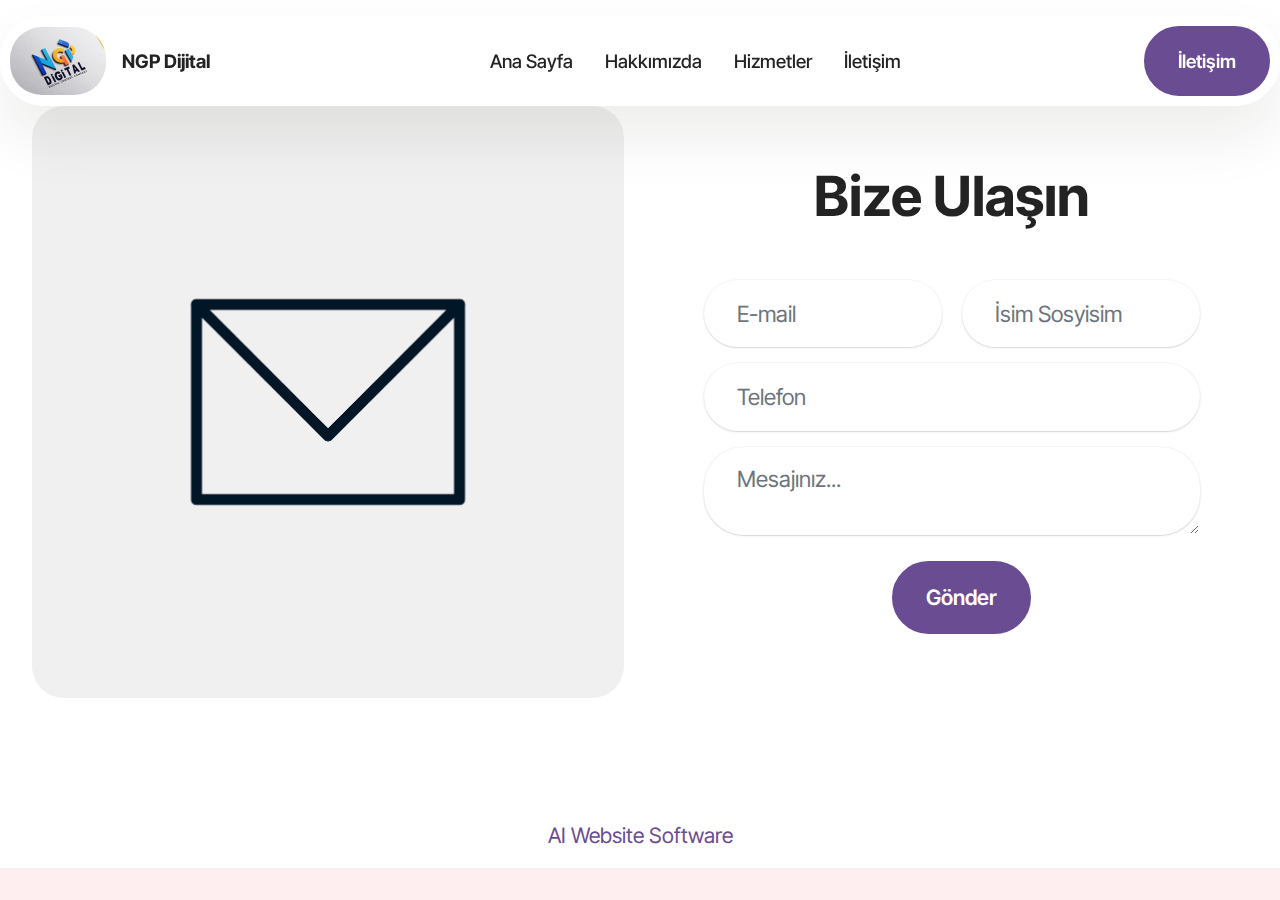
<file: page3.html>
<!DOCTYPE html>
<html  >
<head>
  <!-- Site made with Mobirise Website Builder v5.9.18, https://mobirise.com -->
  <meta charset="UTF-8">
  <meta http-equiv="X-UA-Compatible" content="IE=edge">
  <meta name="generator" content="Mobirise v5.9.18, mobirise.com">
  <meta name="viewport" content="width=device-width, initial-scale=1, minimum-scale=1">
  <link rel="shortcut icon" href="assets/images/logo-2-192x192.png" type="image/x-icon">
  <meta name="description" content="">
  
  
  <title>İletişim</title>
  <link rel="stylesheet" href="assets/web/assets/mobirise-icons2/mobirise2.css">
  <link rel="stylesheet" href="assets/bootstrap/css/bootstrap.min.css">
  <link rel="stylesheet" href="assets/bootstrap/css/bootstrap-grid.min.css">
  <link rel="stylesheet" href="assets/bootstrap/css/bootstrap-reboot.min.css">
  <link rel="stylesheet" href="assets/animatecss/animate.css">
  <link rel="stylesheet" href="assets/dropdown/css/style.css">
  <link rel="stylesheet" href="assets/theme/css/style.css">
  <link rel="preload" href="https://fonts.googleapis.com/css2?family=Inter+Tight:wght@400;700&display=swap&display=swap" as="style" onload="this.onload=null;this.rel='stylesheet'">
  <noscript><link rel="stylesheet" href="https://fonts.googleapis.com/css2?family=Inter+Tight:wght@400;700&display=swap&display=swap"></noscript>
  <link rel="preload" as="style" href="assets/mobirise/css/mbr-additional.css?v=Zy1r5J"><link rel="stylesheet" href="assets/mobirise/css/mbr-additional.css?v=Zy1r5J" type="text/css">

  
  
  
</head>
<body>
  
  <section data-bs-version="5.1" class="menu menu2 cid-uw6StSSeVo" once="menu" id="menu02-z">
	

	<nav class="navbar navbar-dropdown navbar-fixed-top navbar-expand-lg">
		<div class="container">
			<div class="navbar-brand">
				<span class="navbar-logo">
					<a href="index.html">
						<img src="assets/images/logo-2-192x192.png" alt="Mobirise Website Builder" style="height: 4.3rem;">
					</a>
				</span>
				<span class="navbar-caption-wrap"><a class="navbar-caption text-black display-4" href="https://mobiri.se">NGP Dijital&nbsp;</a></span>
			</div>
			<button class="navbar-toggler" type="button" data-toggle="collapse" data-bs-toggle="collapse" data-target="#navbarSupportedContent" data-bs-target="#navbarSupportedContent" aria-controls="navbarNavAltMarkup" aria-expanded="false" aria-label="Toggle navigation">
				<div class="hamburger">
					<span></span>
					<span></span>
					<span></span>
					<span></span>
				</div>
			</button>
			<div class="collapse navbar-collapse" id="navbarSupportedContent">
				<ul class="navbar-nav nav-dropdown" data-app-modern-menu="true"><li class="nav-item"><a class="nav-link link text-black text-primary display-4" href="index.html">Ana Sayfa</a></li><li class="nav-item">
						<a class="nav-link link text-black text-primary display-4" href="page1.html">Hakkımızda</a>
					</li>
					<li class="nav-item">
						<a class="nav-link link text-black text-primary display-4" href="page2.html" aria-expanded="false">Hizmetler</a>
					</li>
					<li class="nav-item"><a class="nav-link link text-black text-primary display-4" href="page3.html">İletişim</a></li></ul>
				
				<div class="navbar-buttons mbr-section-btn">
					<a class="btn btn-primary display-4" href="https://mobiri.se">İletişim</a>
				</div>
			</div>
		</div>
	</nav>
</section>

<section data-bs-version="5.1" class="form03 cid-uwExVUu4CG" id="form03-10">
    

    

    <div class="container">
        <div class="row justify-content-center">
            <div class="col-12 col-lg item-wrapper">
                <div class="mbr-section-head mb-5">
                    <h3 class="mbr-section-title mbr-fonts-style align-center mb-0 display-2">
                        <strong>Bize Ulaşın</strong></h3>
                    
                </div>
                <div class="col-lg-12 mx-auto mbr-form" data-form-type="formoid">
                    <form action="https://mobirise.eu/" method="POST" class="mbr-form form-with-styler" data-form-title="Form Name"><input type="hidden" name="email" data-form-email="true" value="sWBR5jhptQzNp5wCUqGg5Tr925yaoVfVJN7kjpySRm6u2fgutbemNHBetf66O0/nFI9CBt5HlCibbyk2UOM44blTSEMLAfuUvxSjjWfYsXJyEPdyxZgS5L8JQwJkAulR">
                        <div class="row">
                            <div hidden="hidden" data-form-alert="" class="alert alert-success col-12">Harika bir başlangıç yaptınız. Teşekkür ederiz.</div>
                            <div hidden="hidden" data-form-alert-danger="" class="alert alert-danger col-12">
                                Oops...! some problem!
                            </div>
                        </div>
                        <div class="dragArea row">
                            <div class="col-md col-sm-12 form-group mb-3 mb-3" data-for="name">
                                <input type="text" name="name" placeholder="İsim Sosyisim" data-form-field="name" class="form-control" value="" id="name-form03-10">
                            </div>
                            <div class="col-md col-sm-12 form-group mb-3 mb-3" data-for="email">
                                <input type="email" name="email" placeholder="E-mail" data-form-field="email" class="form-control" value="" id="email-form03-10">
                            </div>
                            <div class="col-12 form-group mb-3 mb-3" data-for="phone">
                                <input type="tel" name="phone" placeholder="Telefon" data-form-field="phone" class="form-control" value="" id="phone-form03-10">
                            </div>
                            <div class="col-12 form-group mb-3 mb-3" data-for="textarea">
                                <textarea name="textarea" placeholder="Mesajınız..." data-form-field="textarea" class="form-control" id="textarea-form03-10"></textarea>
                            </div>
                            <div class="col-lg-12 col-md-12 col-sm-12 align-center mbr-section-btn"><button type="submit" class="btn btn-primary display-7">Gönder</button></div>
                        </div>
                    </form>
                </div>


            </div>
            <div class="col-12 col-lg-6">
                <div class="image-wrapper">
                    <img class="w-100" src="assets/images/mbr-1187x1187.png" alt="Bize Ulaşın">
                </div>
            </div>

        </div>
    </div>
</section><section class="display-7" style="padding: 0;align-items: center;justify-content: center;flex-wrap: wrap;    align-content: center;display: flex;position: relative;height: 4rem;"><a href="https://mobiri.se/3638183" style="flex: 1 1;height: 4rem;position: absolute;width: 100%;z-index: 1;"><img alt="" style="height: 4rem;" src="[data-uri]"></a><p style="margin: 0;text-align: center;" class="display-7">&#8204;</p><a style="z-index:1" href="https://mobirise.com/builder/ai-website-builder.html">AI Website Software</a></section><script src="assets/bootstrap/js/bootstrap.bundle.min.js"></script>  <script src="assets/smoothscroll/smooth-scroll.js"></script>  <script src="assets/ytplayer/index.js"></script>  <script src="assets/dropdown/js/navbar-dropdown.js"></script>  <script src="assets/theme/js/script.js"></script>  <script src="assets/formoid/formoid.min.js"></script>  
  
  
  <input name="animation" type="hidden">
  </body>
</html>
</file>
<file: assets/web/assets/mobirise-icons2/mobirise2.css>
@font-face {
  font-family: 'Moririse2';
  font-display: swap;
  src:  url('mobirise2.eot?f2bix4');
  src:  url('mobirise2.eot?f2bix4#iefix') format('embedded-opentype'),
    url('mobirise2.ttf?f2bix4') format('truetype'),
    url('mobirise2.woff?f2bix4') format('woff'),
    url('mobirise2.svg?f2bix4#mobirise2') format('svg');
  font-weight: normal;
  font-style: normal;
}

[class^="mobi-"], [class*=" mobi-"] {
  /* use !important to prevent issues with browser extensions that change fonts */
  font-family: 'Moririse2' !important;
  speak: none;
  font-style: normal;
  font-weight: normal;
  font-variant: normal;
  text-transform: none;
  line-height: 1;

  /* Better Font Rendering =========== */
  -webkit-font-smoothing: antialiased;
  -moz-osx-font-smoothing: grayscale;
}

.mobi-mbri-add-submenu:before {
  content: "\e900";
}
.mobi-mbri-alert:before {
  content: "\e901";
}
.mobi-mbri-align-center:before {
  content: "\e902";
}
.mobi-mbri-align-justify:before {
  content: "\e903";
}
.mobi-mbri-align-left:before {
  content: "\e904";
}
.mobi-mbri-align-right:before {
  content: "\e905";
}
.mobi-mbri-android:before {
  content: "\e906";
}
.mobi-mbri-apple:before {
  content: "\e907";
}
.mobi-mbri-arrow-down:before {
  content: "\e908";
}
.mobi-mbri-arrow-next:before {
  content: "\e909";
}
.mobi-mbri-arrow-prev:before {
  content: "\e90a";
}
.mobi-mbri-arrow-up:before {
  content: "\e90b";
}
.mobi-mbri-bold:before {
  content: "\e90c";
}
.mobi-mbri-bookmark:before {
  content: "\e90d";
}
.mobi-mbri-bootstrap:before {
  content: "\e90e";
}
.mobi-mbri-briefcase:before {
  content: "\e90f";
}
.mobi-mbri-browse:before {
  content: "\e910";
}
.mobi-mbri-bulleted-list:before {
  content: "\e911";
}
.mobi-mbri-calendar:before {
  content: "\e912";
}
.mobi-mbri-camera:before {
  content: "\e913";
}
.mobi-mbri-cart-add:before {
  content: "\e914";
}
.mobi-mbri-cart-full:before {
  content: "\e915";
}
.mobi-mbri-cash:before {
  content: "\e916";
}
.mobi-mbri-change-style:before {
  content: "\e917";
}
.mobi-mbri-chat:before {
  content: "\e918";
}
.mobi-mbri-clock:before {
  content: "\e919";
}
.mobi-mbri-close:before {
  content: "\e91a";
}
.mobi-mbri-cloud:before {
  content: "\e91b";
}
.mobi-mbri-code:before {
  content: "\e91c";
}
.mobi-mbri-contact-form:before {
  content: "\e91d";
}
.mobi-mbri-credit-card:before {
  content: "\e91e";
}
.mobi-mbri-cursor-click:before {
  content: "\e91f";
}
.mobi-mbri-cust-feedback:before {
  content: "\e920";
}
.mobi-mbri-database:before {
  content: "\e921";
}
.mobi-mbri-delivery:before {
  content: "\e922";
}
.mobi-mbri-desktop:before {
  content: "\e923";
}
.mobi-mbri-devices:before {
  content: "\e924";
}
.mobi-mbri-down:before {
  content: "\e925";
}
.mobi-mbri-download-2:before {
  content: "\e926";
}
.mobi-mbri-download:before {
  content: "\e927";
}
.mobi-mbri-drag-n-drop-2:before {
  content: "\e928";
}
.mobi-mbri-drag-n-drop:before {
  content: "\e929";
}
.mobi-mbri-edit-2:before {
  content: "\e92a";
}
.mobi-mbri-edit:before {
  content: "\e92b";
}
.mobi-mbri-error:before {
  content: "\e92c";
}
.mobi-mbri-extension:before {
  content: "\e92d";
}
.mobi-mbri-features:before {
  content: "\e92e";
}
.mobi-mbri-file:before {
  content: "\e92f";
}
.mobi-mbri-flag:before {
  content: "\e930";
}
.mobi-mbri-folder:before {
  content: "\e931";
}
.mobi-mbri-gift:before {
  content: "\e932";
}
.mobi-mbri-github:before {
  content: "\e933";
}
.mobi-mbri-globe-2:before {
  content: "\e934";
}
.mobi-mbri-globe:before {
  content: "\e935";
}
.mobi-mbri-growing-chart:before {
  content: "\e936";
}
.mobi-mbri-hearth:before {
  content: "\e937";
}
.mobi-mbri-help:before {
  content: "\e938";
}
.mobi-mbri-home:before {
  content: "\e939";
}
.mobi-mbri-hot-cup:before {
  content: "\e93a";
}
.mobi-mbri-idea:before {
  content: "\e93b";
}
.mobi-mbri-image-gallery:before {
  content: "\e93c";
}
.mobi-mbri-image-slider:before {
  content: "\e93d";
}
.mobi-mbri-info:before {
  content: "\e93e";
}
.mobi-mbri-italic:before {
  content: "\e93f";
}
.mobi-mbri-key:before {
  content: "\e940";
}
.mobi-mbri-laptop:before {
  content: "\e941";
}
.mobi-mbri-layers:before {
  content: "\e942";
}
.mobi-mbri-left-right:before {
  content: "\e943";
}
.mobi-mbri-left:before {
  content: "\e944";
}
.mobi-mbri-letter:before {
  content: "\e945";
}
.mobi-mbri-like:before {
  content: "\e946";
}
.mobi-mbri-link:before {
  content: "\e947";
}
.mobi-mbri-lock:before {
  content: "\e948";
}
.mobi-mbri-login:before {
  content: "\e949";
}
.mobi-mbri-logout:before {
  content: "\e94a";
}
.mobi-mbri-magic-stick:before {
  content: "\e94b";
}
.mobi-mbri-map-pin:before {
  content: "\e94c";
}
.mobi-mbri-menu:before {
  content: "\e94d";
}
.mobi-mbri-mobile-2:before {
  content: "\e94e";
}
.mobi-mbri-mobile-horizontal:before {
  content: "\e94f";
}
.mobi-mbri-mobile:before {
  content: "\e950";
}
.mobi-mbri-mobirise:before {
  content: "\e951";
}
.mobi-mbri-more-horizontal:before {
  content: "\e952";
}
.mobi-mbri-more-vertical:before {
  content: "\e953";
}
.mobi-mbri-music:before {
  content: "\e954";
}
.mobi-mbri-new-file:before {
  content: "\e955";
}
.mobi-mbri-numbered-list:before {
  content: "\e956";
}
.mobi-mbri-opened-folder:before {
  content: "\e957";
}
.mobi-mbri-pages:before {
  content: "\e958";
}
.mobi-mbri-paper-plane:before {
  content: "\e959";
}
.mobi-mbri-paperclip:before {
  content: "\e95a";
}
.mobi-mbri-phone:before {
  content: "\e95b";
}
.mobi-mbri-photo:before {
  content: "\e95c";
}
.mobi-mbri-photos:before {
  content: "\e95d";
}
.mobi-mbri-pin:before {
  content: "\e95e";
}
.mobi-mbri-play:before {
  content: "\e95f";
}
.mobi-mbri-plus:before {
  content: "\e960";
}
.mobi-mbri-preview:before {
  content: "\e961";
}
.mobi-mbri-print:before {
  content: "\e962";
}
.mobi-mbri-protect:before {
  content: "\e963";
}
.mobi-mbri-question:before {
  content: "\e964";
}
.mobi-mbri-quote-left:before {
  content: "\e965";
}
.mobi-mbri-quote-right:before {
  content: "\e966";
}
.mobi-mbri-redo:before {
  content: "\e967";
}
.mobi-mbri-refresh:before {
  content: "\e968";
}
.mobi-mbri-responsive-2:before {
  content: "\e969";
}
.mobi-mbri-responsive:before {
  content: "\e96a";
}
.mobi-mbri-right:before {
  content: "\e96b";
}
.mobi-mbri-rocket:before {
  content: "\e96c";
}
.mobi-mbri-sad-face:before {
  content: "\e96d";
}
.mobi-mbri-sale:before {
  content: "\e96e";
}
.mobi-mbri-save:before {
  content: "\e96f";
}
.mobi-mbri-search:before {
  content: "\e970";
}
.mobi-mbri-setting-2:before {
  content: "\e971";
}
.mobi-mbri-setting-3:before {
  content: "\e972";
}
.mobi-mbri-setting:before {
  content: "\e973";
}
.mobi-mbri-share:before {
  content: "\e974";
}
.mobi-mbri-shopping-bag:before {
  content: "\e975";
}
.mobi-mbri-shopping-basket:before {
  content: "\e976";
}
.mobi-mbri-shopping-cart:before {
  content: "\e977";
}
.mobi-mbri-sites:before {
  content: "\e978";
}
.mobi-mbri-smile-face:before {
  content: "\e979";
}
.mobi-mbri-speed:before {
  content: "\e97a";
}
.mobi-mbri-star:before {
  content: "\e97b";
}
.mobi-mbri-success:before {
  content: "\e97c";
}
.mobi-mbri-sun:before {
  content: "\e97d";
}
.mobi-mbri-sun2:before {
  content: "\e97e";
}
.mobi-mbri-tablet-vertical:before {
  content: "\e97f";
}
.mobi-mbri-tablet:before {
  content: "\e980";
}
.mobi-mbri-target:before {
  content: "\e981";
}
.mobi-mbri-timer:before {
  content: "\e982";
}
.mobi-mbri-to-ftp:before {
  content: "\e983";
}
.mobi-mbri-to-local-drive:before {
  content: "\e984";
}
.mobi-mbri-touch-swipe:before {
  content: "\e985";
}
.mobi-mbri-touch:before {
  content: "\e986";
}
.mobi-mbri-trash:before {
  content: "\e987";
}
.mobi-mbri-underline:before {
  content: "\e988";
}
.mobi-mbri-undo:before {
  content: "\e989";
}
.mobi-mbri-unlink:before {
  content: "\e98a";
}
.mobi-mbri-unlock:before {
  content: "\e98b";
}
.mobi-mbri-up-down:before {
  content: "\e98c";
}
.mobi-mbri-up:before {
  content: "\e98d";
}
.mobi-mbri-update:before {
  content: "\e98e";
}
.mobi-mbri-upload-2:before {
  content: "\e98f";
}
.mobi-mbri-upload:before {
  content: "\e990";
}
.mobi-mbri-user-2:before {
  content: "\e991";
}
.mobi-mbri-user:before {
  content: "\e992";
}
.mobi-mbri-users:before {
  content: "\e993";
}
.mobi-mbri-video-play:before {
  content: "\e994";
}
.mobi-mbri-video:before {
  content: "\e995";
}
.mobi-mbri-watch:before {
  content: "\e996";
}
.mobi-mbri-website-theme-2:before {
  content: "\e997";
}
.mobi-mbri-website-theme:before {
  content: "\e998";
}
.mobi-mbri-wifi:before {
  content: "\e999";
}
.mobi-mbri-windows:before {
  content: "\e99a";
}
.mobi-mbri-zoom-in:before {
  content: "\e99b";
}
.mobi-mbri-zoom-out:before {
  content: "\e99c";
}
</file>
<file: assets/dropdown/css/style.css>
.navbar-dropdown {
  left: 0;
  padding: 0;
  position: absolute;
  right: 0;
  top: 0;
  transition: all 0.45s ease;
  z-index: 1030;
  background: #282828; }
  .navbar-dropdown .navbar-logo {
    margin-right: 0.8rem;
    transition: margin 0.3s ease-in-out;
    vertical-align: middle; }
    .navbar-dropdown .navbar-logo img {
      height: 3.125rem;
      transition: all 0.3s ease-in-out; }
    .navbar-dropdown .navbar-logo.mbr-iconfont {
      font-size: 3.125rem;
      line-height: 3.125rem; }
  .navbar-dropdown .navbar-caption {
    font-weight: 700;
    white-space: normal;
    vertical-align: -4px;
    line-height: 3.125rem !important; }
    .navbar-dropdown .navbar-caption, .navbar-dropdown .navbar-caption:hover {
      color: inherit;
      text-decoration: none; }
  .navbar-dropdown .mbr-iconfont + .navbar-caption {
    vertical-align: -1px; }
  .navbar-dropdown.navbar-fixed-top {
    position: fixed; }
  .navbar-dropdown .navbar-brand span {
    vertical-align: -4px; }
  .navbar-dropdown.bg-color.transparent {
    background: none; }
  .navbar-dropdown.navbar-short .navbar-brand {
    padding: 0.625rem 0; }
    .navbar-dropdown.navbar-short .navbar-brand span {
      vertical-align: -1px; }
  .navbar-dropdown.navbar-short .navbar-caption {
    line-height: 2.375rem !important;
    vertical-align: -2px; }
  .navbar-dropdown.navbar-short .navbar-logo {
    margin-right: 0.5rem; }
    .navbar-dropdown.navbar-short .navbar-logo img {
      height: 2.375rem; }
    .navbar-dropdown.navbar-short .navbar-logo.mbr-iconfont {
      font-size: 2.375rem;
      line-height: 2.375rem; }
  .navbar-dropdown.navbar-short .mbr-table-cell {
    height: 3.625rem; }
  .navbar-dropdown .navbar-close {
    left: 0.6875rem;
    position: fixed;
    top: 0.75rem;
    z-index: 1000; }
  .navbar-dropdown .hamburger-icon {
    content: "";
    display: inline-block;
    vertical-align: middle;
    width: 16px;
    -webkit-box-shadow: 0 -6px 0 1px #282828,0 0 0 1px #282828,0 6px 0 1px #282828;
    -moz-box-shadow: 0 -6px 0 1px #282828,0 0 0 1px #282828,0 6px 0 1px #282828;
    box-shadow: 0 -6px 0 1px #282828,0 0 0 1px #282828,0 6px 0 1px #282828; }

.dropdown-menu .dropdown-toggle[data-toggle="dropdown-submenu"]::after {
  border-bottom: 0.35em solid transparent;
  border-left: 0.35em solid;
  border-right: 0;
  border-top: 0.35em solid transparent;
  margin-left: 0.3rem; }

.dropdown-menu .dropdown-item:focus {
  outline: 0; }

.nav-dropdown {
  font-size: 0.75rem;
  font-weight: 500;
  height: auto !important; }
  .nav-dropdown .nav-btn {
    padding-left: 1rem; }
  .nav-dropdown .link {
    margin: .667em 1.667em;
    font-weight: 500;
    padding: 0;
    transition: color .2s ease-in-out; }
    .nav-dropdown .link.dropdown-toggle {
      margin-right: 2.583em; }
      .nav-dropdown .link.dropdown-toggle::after {
        margin-left: .25rem;
        border-top: 0.35em solid;
        border-right: 0.35em solid transparent;
        border-left: 0.35em solid transparent;
        border-bottom: 0; }
      .nav-dropdown .link.dropdown-toggle[aria-expanded="true"] {
        margin: 0;
        padding: 0.667em 3.263em  0.667em 1.667em; }
  .nav-dropdown .link::after,
  .nav-dropdown .dropdown-item::after {
    color: inherit; }
  .nav-dropdown .btn {
    font-size: 0.75rem;
    font-weight: 700;
    letter-spacing: 0;
    margin-bottom: 0;
    padding-left: 1.25rem;
    padding-right: 1.25rem; }
  .nav-dropdown .dropdown-menu {
    border-radius: 0;
    border: 0;
    left: 0;
    margin: 0;
    padding-bottom: 1.25rem;
    padding-top: 1.25rem;
    position: relative; }
  .nav-dropdown .dropdown-submenu {
    margin-left: 0.125rem;
    top: 0; }
  .nav-dropdown .dropdown-item {
    font-weight: 500;
    line-height: 2;
    padding: 0.3846em 4.615em 0.3846em 1.5385em;
    position: relative;
    transition: color .2s ease-in-out, background-color .2s ease-in-out; }
    .nav-dropdown .dropdown-item::after {
      margin-top: -0.3077em;
      position: absolute;
      right: 1.1538em;
      top: 50%; }
    .nav-dropdown .dropdown-item:focus, .nav-dropdown .dropdown-item:hover {
      background: none; }

@media (max-width: 767px) {
  .nav-dropdown.navbar-toggleable-sm {
    bottom: 0;
    display: none;
    left: 0;
    overflow-x: hidden;
    position: fixed;
    top: 0;
    transform: translateX(-100%);
    -ms-transform: translateX(-100%);
    -webkit-transform: translateX(-100%);
    width: 18.75rem;
    z-index: 999; } }
.nav-dropdown.navbar-toggleable-xl {
  bottom: 0;
  display: none;
  left: 0;
  overflow-x: hidden;
  position: fixed;
  top: 0;
  transform: translateX(-100%);
  -ms-transform: translateX(-100%);
  -webkit-transform: translateX(-100%);
  width: 18.75rem;
  z-index: 999; }

.nav-dropdown-sm {
  display: block !important;
  overflow-x: hidden;
  overflow: auto;
  padding-top: 3.875rem; }
  .nav-dropdown-sm::after {
    content: "";
    display: block;
    height: 3rem;
    width: 100%; }
  .nav-dropdown-sm.collapse.in ~ .navbar-close {
    display: block !important; }
  .nav-dropdown-sm.collapsing, .nav-dropdown-sm.collapse.in {
    transform: translateX(0);
    -ms-transform: translateX(0);
    -webkit-transform: translateX(0);
    transition: all 0.25s ease-out;
    -webkit-transition: all 0.25s ease-out;
    background: #282828; }
  .nav-dropdown-sm.collapsing[aria-expanded="false"] {
    transform: translateX(-100%);
    -ms-transform: translateX(-100%);
    -webkit-transform: translateX(-100%); }
  .nav-dropdown-sm .nav-item {
    display: block;
    margin-left: 0 !important;
    padding-left: 0; }
  .nav-dropdown-sm .link,
  .nav-dropdown-sm .dropdown-item {
    border-top: 1px dotted rgba(255, 255, 255, 0.1);
    font-size: 0.8125rem;
    line-height: 1.6;
    margin: 0 !important;
    padding: 0.875rem 2.4rem 0.875rem 1.5625rem !important;
    position: relative;
    white-space: normal; }
    .nav-dropdown-sm .link:focus, .nav-dropdown-sm .link:hover,
    .nav-dropdown-sm .dropdown-item:focus,
    .nav-dropdown-sm .dropdown-item:hover {
      background: rgba(0, 0, 0, 0.2) !important;
      color: #c0a375; }
  .nav-dropdown-sm .nav-btn {
    position: relative;
    padding: 1.5625rem 1.5625rem 0 1.5625rem; }
    .nav-dropdown-sm .nav-btn::before {
      border-top: 1px dotted rgba(255, 255, 255, 0.1);
      content: "";
      left: 0;
      position: absolute;
      top: 0;
      width: 100%; }
    .nav-dropdown-sm .nav-btn + .nav-btn {
      padding-top: 0.625rem; }
      .nav-dropdown-sm .nav-btn + .nav-btn::before {
        display: none; }
  .nav-dropdown-sm .btn {
    padding: 0.625rem 0; }
  .nav-dropdown-sm .dropdown-toggle[data-toggle="dropdown-submenu"]::after {
    margin-left: .25rem;
    border-top: 0.35em solid;
    border-right: 0.35em solid transparent;
    border-left: 0.35em solid transparent;
    border-bottom: 0; }
  .nav-dropdown-sm .dropdown-toggle[data-toggle="dropdown-submenu"][aria-expanded="true"]::after {
    border-top: 0;
    border-right: 0.35em solid transparent;
    border-left: 0.35em solid transparent;
    border-bottom: 0.35em solid; }
  .nav-dropdown-sm .dropdown-menu {
    margin: 0;
    padding: 0;
    position: relative;
    top: 0;
    left: 0;
    width: 100%;
    border: 0;
    float: none;
    border-radius: 0;
    background: none; }
  .nav-dropdown-sm .dropdown-submenu {
    left: 100%;
    margin-left: 0.125rem;
    margin-top: -1.25rem;
    top: 0; }

.navbar-toggleable-sm .nav-dropdown .dropdown-menu {
  position: absolute; }

.navbar-toggleable-sm .nav-dropdown .dropdown-submenu {
  left: 100%;
  margin-left: 0.125rem;
  margin-top: -1.25rem;
  top: 0; }

.navbar-toggleable-sm.opened .nav-dropdown .dropdown-menu {
  position: relative; }

.navbar-toggleable-sm.opened .nav-dropdown .dropdown-submenu {
  left: 0;
  margin-left: 00rem;
  margin-top: 0rem;
  top: 0; }

.is-builder .nav-dropdown.collapsing {
  transition: none !important; }
</file>
<file: assets/theme/css/style.css>
@charset "UTF-8";
section {
  background-color: #ffffff;
}

body {
  font-style: normal;
  line-height: 1.5;
  font-weight: 400;
  color: #232323;
  position: relative;
}

button {
  background-color: transparent;
  border-color: transparent;
}

.embla__button,
.carousel-control {
  background-color: #edefea !important;
  opacity: 0.8 !important;
  color: #464845 !important;
  border-color: #edefea !important;
}

.carousel .close,
.modalWindow .close {
  background-color: #edefea !important;
  color: #464845 !important;
  border-color: #edefea !important;
  opacity: 0.8 !important;
}

.carousel .close:hover,
.modalWindow .close:hover {
  opacity: 1 !important;
}

.carousel-indicators li {
  background-color: #edefea !important;
  border: 2px solid #464845 !important;
}

.carousel-indicators li:hover,
.carousel-indicators li:active {
  opacity: 0.8 !important;
}

.embla__button:hover,
.carousel-control:hover {
  background-color: #edefea !important;
  opacity: 1 !important;
}

.modalWindow-video-container {
  height: 80%;
}

section,
.container,
.container-fluid {
  position: relative;
  word-wrap: break-word;
}

a.mbr-iconfont:hover {
  text-decoration: none;
}

.article .lead p,
.article .lead ul,
.article .lead ol,
.article .lead pre,
.article .lead blockquote {
  margin-bottom: 0;
}

a {
  font-style: normal;
  font-weight: 400;
  cursor: pointer;
}
a, a:hover {
  text-decoration: none;
}

.mbr-section-title {
  font-style: normal;
  line-height: 1.3;
}

.mbr-section-subtitle {
  line-height: 1.3;
}

.mbr-text {
  font-style: normal;
  line-height: 1.7;
}

h1,
h2,
h3,
h4,
h5,
h6,
.display-1,
.display-2,
.display-4,
.display-5,
.display-7,
span,
p,
a {
  line-height: 1;
  word-break: break-word;
  word-wrap: break-word;
  font-weight: 400;
}

b,
strong {
  font-weight: bold;
}

input:-webkit-autofill, input:-webkit-autofill:hover, input:-webkit-autofill:focus, input:-webkit-autofill:active {
  transition-delay: 9999s;
  -webkit-transition-property: background-color, color;
  transition-property: background-color, color;
}

textarea[type=hidden] {
  display: none;
}

section {
  background-position: 50% 50%;
  background-repeat: no-repeat;
  background-size: cover;
}
section .mbr-background-video,
section .mbr-background-video-preview {
  position: absolute;
  bottom: 0;
  left: 0;
  right: 0;
  top: 0;
}

.hidden {
  visibility: hidden;
}

.mbr-z-index20 {
  z-index: 20;
}

/*! Base colors */
.mbr-white {
  color: #ffffff;
}

.mbr-black {
  color: #111111;
}

.mbr-bg-white {
  background-color: #ffffff;
}

.mbr-bg-black {
  background-color: #000000;
}

/*! Text-aligns */
.align-left {
  text-align: left;
}

.align-center {
  text-align: center;
}

.align-right {
  text-align: right;
}

/*! Font-weight  */
.mbr-light {
  font-weight: 300;
}

.mbr-regular {
  font-weight: 400;
}

.mbr-semibold {
  font-weight: 500;
}

.mbr-bold {
  font-weight: 700;
}

/*! Media  */
.media-content {
  flex-basis: 100%;
}

.media-container-row {
  display: flex;
  flex-direction: row;
  flex-wrap: wrap;
  justify-content: center;
  align-content: center;
  align-items: start;
}
.media-container-row .media-size-item {
  width: 400px;
}

.media-container-column {
  display: flex;
  flex-direction: column;
  flex-wrap: wrap;
  justify-content: center;
  align-content: center;
  align-items: stretch;
}
.media-container-column > * {
  width: 100%;
}

@media (min-width: 992px) {
  .media-container-row {
    flex-wrap: nowrap;
  }
}
figure {
  margin-bottom: 0;
  overflow: hidden;
}

figure[mbr-media-size] {
  transition: width 0.1s;
}

img,
iframe {
  display: block;
  width: 100%;
}

.card {
  background-color: transparent;
  border: none;
}

.card-box {
  width: 100%;
}

.card-img {
  text-align: center;
  flex-shrink: 0;
  -webkit-flex-shrink: 0;
}

.media {
  max-width: 100%;
  margin: 0 auto;
}

.mbr-figure {
  align-self: center;
}

.media-container > div {
  max-width: 100%;
}

.mbr-figure img,
.card-img img {
  width: 100%;
}

@media (max-width: 991px) {
  .media-size-item {
    width: auto !important;
  }
  .media {
    width: auto;
  }
  .mbr-figure {
    width: 100% !important;
  }
}
/*! Buttons */
.mbr-section-btn {
  margin-left: -0.6rem;
  margin-right: -0.6rem;
  font-size: 0;
}

.btn {
  font-weight: 600;
  border-width: 1px;
  font-style: normal;
  margin: 0.6rem 0.6rem;
  white-space: normal;
  transition: all 0.2s ease-in-out;
  display: inline-flex;
  align-items: center;
  justify-content: center;
  word-break: break-word;
}

.btn-sm {
  font-weight: 600;
  letter-spacing: 0px;
  transition: all 0.3s ease-in-out;
}

.btn-md {
  font-weight: 600;
  letter-spacing: 0px;
  transition: all 0.3s ease-in-out;
}

.btn-lg {
  font-weight: 600;
  letter-spacing: 0px;
  transition: all 0.3s ease-in-out;
}

.btn-form {
  margin: 0;
}
.btn-form:hover {
  cursor: pointer;
}

nav .mbr-section-btn {
  margin-left: 0rem;
  margin-right: 0rem;
}

/*! Btn icon margin */
.btn .mbr-iconfont,
.btn.btn-sm .mbr-iconfont {
  order: 1;
  cursor: pointer;
  margin-left: 0.5rem;
  vertical-align: sub;
}

.btn.btn-md .mbr-iconfont,
.btn.btn-md .mbr-iconfont {
  margin-left: 0.8rem;
}

.mbr-regular {
  font-weight: 400;
}

.mbr-semibold {
  font-weight: 500;
}

.mbr-bold {
  font-weight: 700;
}

[type=submit] {
  -webkit-appearance: none;
}

/*! Full-screen */
.mbr-fullscreen .mbr-overlay {
  min-height: 100vh;
}

.mbr-fullscreen {
  display: flex;
  display: -moz-flex;
  display: -ms-flex;
  display: -o-flex;
  align-items: center;
  min-height: 100vh;
  padding-top: 3rem;
  padding-bottom: 3rem;
}

/*! Map */
.map {
  height: 25rem;
  position: relative;
}
.map iframe {
  width: 100%;
  height: 100%;
}

/*! Scroll to top arrow */
.mbr-arrow-up {
  bottom: 25px;
  right: 90px;
  position: fixed;
  text-align: right;
  z-index: 5000;
  color: #ffffff;
  font-size: 22px;
}

.mbr-arrow-up a {
  background: rgba(0, 0, 0, 0.2);
  border-radius: 50%;
  color: #fff;
  display: inline-block;
  height: 60px;
  width: 60px;
  border: 2px solid #fff;
  outline-style: none !important;
  position: relative;
  text-decoration: none;
  transition: all 0.3s ease-in-out;
  cursor: pointer;
  text-align: center;
}
.mbr-arrow-up a:hover {
  background-color: rgba(0, 0, 0, 0.4);
}
.mbr-arrow-up a i {
  line-height: 60px;
}

.mbr-arrow-up-icon {
  display: block;
  color: #fff;
}

.mbr-arrow-up-icon::before {
  content: "›";
  display: inline-block;
  font-family: serif;
  font-size: 22px;
  line-height: 1;
  font-style: normal;
  position: relative;
  top: 6px;
  left: -4px;
  transform: rotate(-90deg);
}

/*! Arrow Down */
.mbr-arrow {
  position: absolute;
  bottom: 45px;
  left: 50%;
  width: 60px;
  height: 60px;
  cursor: pointer;
  background-color: rgba(80, 80, 80, 0.5);
  border-radius: 50%;
  transform: translateX(-50%);
}
@media (max-width: 767px) {
  .mbr-arrow {
    display: none;
  }
}
.mbr-arrow > a {
  display: inline-block;
  text-decoration: none;
  outline-style: none;
  animation: arrowdown 1.7s ease-in-out infinite;
  color: #ffffff;
}
.mbr-arrow > a > i {
  position: absolute;
  top: -2px;
  left: 15px;
  font-size: 2rem;
}

#scrollToTop a i::before {
  content: "";
  position: absolute;
  display: block;
  border-bottom: 2.5px solid #fff;
  border-left: 2.5px solid #fff;
  width: 27.8%;
  height: 27.8%;
  left: 50%;
  top: 51%;
  transform: translateY(-30%) translateX(-50%) rotate(135deg);
}

@keyframes arrowdown {
  0% {
    transform: translateY(0px);
  }
  50% {
    transform: translateY(-5px);
  }
  100% {
    transform: translateY(0px);
  }
}
@media (max-width: 500px) {
  .mbr-arrow-up {
    left: 0;
    right: 0;
    text-align: center;
  }
}
/*Gradients animation*/
@keyframes gradient-animation {
  from {
    background-position: 0% 100%;
    animation-timing-function: ease-in-out;
  }
  to {
    background-position: 100% 0%;
    animation-timing-function: ease-in-out;
  }
}
.bg-gradient {
  background-size: 200% 200%;
  animation: gradient-animation 5s infinite alternate;
  -webkit-animation: gradient-animation 5s infinite alternate;
}

.menu .navbar-brand {
  display: -webkit-flex;
}
.menu .navbar-brand span {
  display: flex;
  display: -webkit-flex;
}
.menu .navbar-brand .navbar-caption-wrap {
  display: -webkit-flex;
}
.menu .navbar-brand .navbar-logo img {
  display: -webkit-flex;
  width: auto;
}
@media (min-width: 768px) and (max-width: 991px) {
  .menu .navbar-toggleable-sm .navbar-nav {
    display: -ms-flexbox;
  }
}
@media (max-width: 991px) {
  .menu .navbar-collapse {
    max-height: 93.5vh;
  }
  .menu .navbar-collapse.show {
    overflow: auto;
  }
}
@media (min-width: 992px) {
  .menu .navbar-nav.nav-dropdown {
    display: -webkit-flex;
  }
  .menu .navbar-toggleable-sm .navbar-collapse {
    display: -webkit-flex !important;
  }
  .menu .collapsed .navbar-collapse {
    max-height: 93.5vh;
  }
  .menu .collapsed .navbar-collapse.show {
    overflow: auto;
  }
}
@media (max-width: 767px) {
  .menu .navbar-collapse {
    max-height: 80vh;
  }
}

.nav-link .mbr-iconfont {
  margin-right: 0.5rem;
}

.navbar {
  display: -webkit-flex;
  -webkit-flex-wrap: wrap;
  -webkit-align-items: center;
  -webkit-justify-content: space-between;
}

.navbar-collapse {
  -webkit-flex-basis: 100%;
  -webkit-flex-grow: 1;
  -webkit-align-items: center;
}

.nav-dropdown .link {
  padding: 0.667em 1.667em !important;
  margin: 0 !important;
}

.nav {
  display: -webkit-flex;
  -webkit-flex-wrap: wrap;
}

.row {
  display: -webkit-flex;
  -webkit-flex-wrap: wrap;
}

.justify-content-center {
  -webkit-justify-content: center;
}

.form-inline {
  display: -webkit-flex;
}

.card-wrapper {
  -webkit-flex: 1;
}

.carousel-control {
  z-index: 10;
  display: -webkit-flex;
}

.carousel-controls {
  display: -webkit-flex;
}

.media {
  display: -webkit-flex;
}

.form-group:focus {
  outline: none;
}

.jq-selectbox__select {
  padding: 7px 0;
  position: relative;
}

.jq-selectbox__dropdown {
  overflow: hidden;
  border-radius: 10px;
  position: absolute;
  top: 100%;
  left: 0 !important;
  width: 100% !important;
}

.jq-selectbox__trigger-arrow {
  right: 0;
  transform: translateY(-50%);
}

.jq-selectbox li {
  padding: 1.07em 0.5em;
}

input[type=range] {
  padding-left: 0 !important;
  padding-right: 0 !important;
}

.modal-dialog,
.modal-content {
  height: 100%;
}

.modal-dialog .carousel-inner {
  height: calc(100vh - 1.75rem);
}
@media (max-width: 575px) {
  .modal-dialog .carousel-inner {
    height: calc(100vh - 1rem);
  }
}

.carousel-item {
  text-align: center;
}

.carousel-item img {
  margin: auto;
}

.navbar-toggler {
  align-self: flex-start;
  padding: 0.25rem 0.75rem;
  font-size: 1.25rem;
  line-height: 1;
  background: transparent;
  border: 1px solid transparent;
  border-radius: 0.25rem;
}

.navbar-toggler:focus,
.navbar-toggler:hover {
  text-decoration: none;
  box-shadow: none;
}

.navbar-toggler-icon {
  display: inline-block;
  width: 1.5em;
  height: 1.5em;
  vertical-align: middle;
  content: "";
  background: no-repeat center center;
  background-size: 100% 100%;
}

.navbar-toggler-left {
  position: absolute;
  left: 1rem;
}

.navbar-toggler-right {
  position: absolute;
  right: 1rem;
}

.card-img {
  width: auto;
}

.menu .navbar.collapsed:not(.beta-menu) {
  flex-direction: column;
}

.carousel-item.active,
.carousel-item-next,
.carousel-item-prev {
  display: flex;
}

.note-air-layout .dropup .dropdown-menu,
.note-air-layout .navbar-fixed-bottom .dropdown .dropdown-menu {
  bottom: initial !important;
}

html,
body {
  height: auto;
  min-height: 100vh;
}

.dropup .dropdown-toggle::after {
  display: none;
}

.form-asterisk {
  font-family: initial;
  position: absolute;
  top: -2px;
  font-weight: normal;
}

.form-control-label {
  position: relative;
  cursor: pointer;
  margin-bottom: 0.357em;
  padding: 0;
}

.alert {
  color: #ffffff;
  border-radius: 0;
  border: 0;
  font-size: 1.1rem;
  line-height: 1.5;
  margin-bottom: 1.875rem;
  padding: 1.25rem;
  position: relative;
  text-align: center;
}
.alert.alert-form::after {
  background-color: inherit;
  bottom: -7px;
  content: "";
  display: block;
  height: 14px;
  left: 50%;
  margin-left: -7px;
  position: absolute;
  transform: rotate(45deg);
  width: 14px;
}

.form-control {
  background-color: #ffffff;
  background-clip: border-box;
  color: #232323;
  line-height: 1rem !important;
  height: auto;
  padding: 1.2rem 2rem;
  transition: border-color 0.25s ease 0s;
  border: 1px solid transparent !important;
  border-radius: 4px;
  box-shadow: rgba(0, 0, 0, 0.07) 0px 1px 1px 0px, rgba(0, 0, 0, 0.07) 0px 1px 3px 0px, rgba(0, 0, 0, 0.03) 0px 0px 0px 1px;
}
.form-active .form-control:invalid {
  border-color: red;
}

.row > * {
  padding-right: 1rem;
  padding-left: 1rem;
}

form .row {
  margin-left: -0.6rem;
  margin-right: -0.6rem;
}
form .row [class*=col] {
  padding-left: 0.6rem;
  padding-right: 0.6rem;
}

form .mbr-section-btn {
  padding-left: 0.6rem;
  padding-right: 0.6rem;
}

form .form-check-input {
  margin-top: 0.5;
}

textarea.form-control {
  line-height: 1.5rem !important;
}

.form-group {
  margin-bottom: 1.2rem;
}

.form-control,
form .btn {
  min-height: 48px;
}

.gdpr-block label span.textGDPR input[name=gdpr] {
  top: 7px;
}

.form-control:focus {
  box-shadow: none;
}

:focus {
  outline: none;
}

.mbr-overlay {
  background-color: #000;
  bottom: 0;
  left: 0;
  opacity: 0.5;
  position: absolute;
  right: 0;
  top: 0;
  z-index: 0;
  pointer-events: none;
}

blockquote {
  font-style: italic;
  padding: 3rem;
  font-size: 1.09rem;
  position: relative;
  border-left: 3px solid;
}

ul,
ol,
pre,
blockquote {
  margin-bottom: 2.3125rem;
}

.mt-4 {
  margin-top: 2rem !important;
}

.mb-4 {
  margin-bottom: 2rem !important;
}

.container,
.container-fluid {
  padding-left: 16px;
  padding-right: 16px;
}

.row {
  margin-left: -16px;
  margin-right: -16px;
}
.row > [class*=col] {
  padding-left: 16px;
  padding-right: 16px;
}

@media (min-width: 992px) {
  .container-fluid {
    padding-left: 32px;
    padding-right: 32px;
  }
}
@media (max-width: 991px) {
  .mbr-container {
    padding-left: 16px;
    padding-right: 16px;
  }
}
.app-video-wrapper > img {
  opacity: 1;
}

.app-video-wrapper {
  background: transparent;
}

.item {
  position: relative;
}

.dropdown-menu .dropdown-menu {
  left: 100%;
}

.dropdown-item + .dropdown-menu {
  display: none;
}

.dropdown-item:hover + .dropdown-menu,
.dropdown-menu:hover {
  display: block;
}

@media (min-aspect-ratio: 16/9) {
  .mbr-video-foreground {
    height: 300% !important;
    top: -100% !important;
  }
}
@media (max-aspect-ratio: 16/9) {
  .mbr-video-foreground {
    width: 300% !important;
    left: -100% !important;
  }
}.engine {
	position: absolute;
	text-indent: -2400px;
	text-align: center;
	padding: 0;
	top: 0;
	left: -2400px;
}
</file>
<file: assets/mobirise/css/mbr-additional.css>
.btn {
  border-width: 2px;
}
img,
.card-wrap,
.card-wrapper,
.video-wrapper,
.mbr-figure iframe,
.google-map iframe,
.slide-content,
.plan,
.card,
.item-wrapper {
  border-radius: 2rem !important;
}
.video-wrapper {
  overflow: hidden;
}
body {
  background-color: #ffeeef;
}
body {
  font-family: Inter Tight;
}
.display-1 {
  font-family: 'Inter Tight', sans-serif;
  font-size: 5rem;
  line-height: 1;
}
.display-1 > .mbr-iconfont {
  font-size: 6.25rem;
}
.display-2 {
  font-family: 'Inter Tight', sans-serif;
  font-size: 4rem;
  line-height: 1;
}
.display-2 > .mbr-iconfont {
  font-size: 5rem;
}
.display-4 {
  font-family: 'Inter Tight', sans-serif;
  font-size: 1.2rem;
  line-height: 1.5;
}
.display-4 > .mbr-iconfont {
  font-size: 1.5rem;
}
.display-5 {
  font-family: 'Inter Tight', sans-serif;
  font-size: 2.5rem;
  line-height: 1.5;
}
.display-5 > .mbr-iconfont {
  font-size: 3.125rem;
}
.display-7 {
  font-family: 'Inter Tight', sans-serif;
  font-size: 1.4rem;
  line-height: 1.3;
}
.display-7 > .mbr-iconfont {
  font-size: 1.75rem;
}
/* ---- Fluid typography for mobile devices ---- */
/* 1.4 - font scale ratio ( bootstrap == 1.42857 ) */
/* 100vw - current viewport width */
/* (48 - 20)  48 == 48rem == 768px, 20 == 20rem == 320px(minimal supported viewport) */
/* 0.65 - min scale variable, may vary */
@media (max-width: 992px) {
  .display-1 {
    font-size: 4rem;
  }
}
@media (max-width: 768px) {
  .display-1 {
    font-size: 3.5rem;
    font-size: calc( 2.4rem + (5 - 2.4) * ((100vw - 20rem) / (48 - 20)));
    line-height: calc( 1.1 * (2.4rem + (5 - 2.4) * ((100vw - 20rem) / (48 - 20))));
  }
  .display-2 {
    font-size: 3.2rem;
    font-size: calc( 2.05rem + (4 - 2.05) * ((100vw - 20rem) / (48 - 20)));
    line-height: calc( 1.3 * (2.05rem + (4 - 2.05) * ((100vw - 20rem) / (48 - 20))));
  }
  .display-4 {
    font-size: 0.96rem;
    font-size: calc( 1.07rem + (1.2 - 1.07) * ((100vw - 20rem) / (48 - 20)));
    line-height: calc( 1.4 * (1.07rem + (1.2 - 1.07) * ((100vw - 20rem) / (48 - 20))));
  }
  .display-5 {
    font-size: 2rem;
    font-size: calc( 1.525rem + (2.5 - 1.525) * ((100vw - 20rem) / (48 - 20)));
    line-height: calc( 1.4 * (1.525rem + (2.5 - 1.525) * ((100vw - 20rem) / (48 - 20))));
  }
  .display-7 {
    font-size: 1.12rem;
    font-size: calc( 1.14rem + (1.4 - 1.14) * ((100vw - 20rem) / (48 - 20)));
    line-height: calc( 1.4 * (1.14rem + (1.4 - 1.14) * ((100vw - 20rem) / (48 - 20))));
  }
}
@media (min-width: 992px) and (max-width: 1400px) {
  .display-1 {
    font-size: 3.5rem;
    font-size: calc( 2.4rem + (5 - 2.4) * ((100vw - 62rem) / (87 - 62)));
    line-height: calc( 1.1 * (2.4rem + (5 - 2.4) * ((100vw - 62rem) / (87 - 62))));
  }
  .display-2 {
    font-size: 3.2rem;
    font-size: calc( 2.05rem + (4 - 2.05) * ((100vw - 62rem) / (87 - 62)));
    line-height: calc( 1.3 * (2.05rem + (4 - 2.05) * ((100vw - 62rem) / (87 - 62))));
  }
  .display-4 {
    font-size: 0.96rem;
    font-size: calc( 1.07rem + (1.2 - 1.07) * ((100vw - 62rem) / (87 - 62)));
    line-height: calc( 1.4 * (1.07rem + (1.2 - 1.07) * ((100vw - 62rem) / (87 - 62))));
  }
  .display-5 {
    font-size: 2rem;
    font-size: calc( 1.525rem + (2.5 - 1.525) * ((100vw - 62rem) / (87 - 62)));
    line-height: calc( 1.4 * (1.525rem + (2.5 - 1.525) * ((100vw - 62rem) / (87 - 62))));
  }
  .display-7 {
    font-size: 1.12rem;
    font-size: calc( 1.14rem + (1.4 - 1.14) * ((100vw - 62rem) / (87 - 62)));
    line-height: calc( 1.4 * (1.14rem + (1.4 - 1.14) * ((100vw - 62rem) / (87 - 62))));
  }
}
/* Buttons */
.btn {
  padding: 1.25rem 2rem;
  border-radius: 4px;
}
@media (max-width: 767px) {
  .btn {
    padding: 0.75rem 1.5rem;
  }
}
.btn-sm {
  padding: 0.6rem 1.2rem;
  border-radius: 4px;
}
.btn-md {
  padding: 0.6rem 1.2rem;
  border-radius: 4px;
}
.btn-lg {
  padding: 1.25rem 2rem;
  border-radius: 4px;
}
.bg-primary {
  background-color: #6a4c93 !important;
}
.bg-success {
  background-color: #2e481a !important;
}
.bg-info {
  background-color: #0aa3c2 !important;
}
.bg-warning {
  background-color: #cc9900 !important;
}
.bg-danger {
  background-color: #ae1e2c !important;
}
.btn-primary,
.btn-primary:active {
  background-color: #6a4c93 !important;
  border-color: #6a4c93 !important;
  color: #ffffff !important;
  box-shadow: none;
}
.btn-primary:hover,
.btn-primary:focus,
.btn-primary.focus,
.btn-primary.active {
  color: inherit;
  background-color: #8363af !important;
  border-color: #8363af !important;
  box-shadow: none;
}
.btn-primary.disabled,
.btn-primary:disabled {
  color: #ffffff !important;
  background-color: #8363af !important;
  border-color: #8363af !important;
}
.btn-secondary,
.btn-secondary:active {
  background-color: #8ac926 !important;
  border-color: #8ac926 !important;
  color: #ffffff !important;
  box-shadow: none;
}
.btn-secondary:hover,
.btn-secondary:focus,
.btn-secondary.focus,
.btn-secondary.active {
  color: inherit;
  background-color: #a2dc46 !important;
  border-color: #a2dc46 !important;
  box-shadow: none;
}
.btn-secondary.disabled,
.btn-secondary:disabled {
  color: #ffffff !important;
  background-color: #a2dc46 !important;
  border-color: #a2dc46 !important;
}
.btn-info,
.btn-info:active {
  background-color: #0aa3c2 !important;
  border-color: #0aa3c2 !important;
  color: #ffffff !important;
  box-shadow: none;
}
.btn-info:hover,
.btn-info:focus,
.btn-info.focus,
.btn-info.active {
  color: inherit;
  background-color: #0dccf3 !important;
  border-color: #0dccf3 !important;
  box-shadow: none;
}
.btn-info.disabled,
.btn-info:disabled {
  color: #ffffff !important;
  background-color: #0dccf3 !important;
  border-color: #0dccf3 !important;
}
.btn-success,
.btn-success:active {
  background-color: #2e481a !important;
  border-color: #2e481a !important;
  color: #ffffff !important;
  box-shadow: none;
}
.btn-success:hover,
.btn-success:focus,
.btn-success.focus,
.btn-success.active {
  color: inherit;
  background-color: #466d28 !important;
  border-color: #466d28 !important;
  box-shadow: none;
}
.btn-success.disabled,
.btn-success:disabled {
  color: #ffffff !important;
  background-color: #466d28 !important;
  border-color: #466d28 !important;
}
.btn-warning,
.btn-warning:active {
  background-color: #cc9900 !important;
  border-color: #cc9900 !important;
  color: #ffffff !important;
  box-shadow: none;
}
.btn-warning:hover,
.btn-warning:focus,
.btn-warning.focus,
.btn-warning.active {
  color: inherit;
  background-color: #ffbf00 !important;
  border-color: #ffbf00 !important;
  box-shadow: none;
}
.btn-warning.disabled,
.btn-warning:disabled {
  color: #ffffff !important;
  background-color: #ffbf00 !important;
  border-color: #ffbf00 !important;
}
.btn-danger,
.btn-danger:active {
  background-color: #ae1e2c !important;
  border-color: #ae1e2c !important;
  color: #ffffff !important;
  box-shadow: none;
}
.btn-danger:hover,
.btn-danger:focus,
.btn-danger.focus,
.btn-danger.active {
  color: inherit;
  background-color: #da2637 !important;
  border-color: #da2637 !important;
  box-shadow: none;
}
.btn-danger.disabled,
.btn-danger:disabled {
  color: #ffffff !important;
  background-color: #da2637 !important;
  border-color: #da2637 !important;
}
.btn-white,
.btn-white:active {
  background-color: #eff0ec !important;
  border-color: #eff0ec !important;
  color: #757b62 !important;
  box-shadow: none;
}
.btn-white:hover,
.btn-white:focus,
.btn-white.focus,
.btn-white.active {
  color: inherit;
  background-color: #ffffff !important;
  border-color: #ffffff !important;
  box-shadow: none;
}
.btn-white.disabled,
.btn-white:disabled {
  color: #757b62 !important;
  background-color: #ffffff !important;
  border-color: #ffffff !important;
}
.btn-black,
.btn-black:active {
  background-color: #232323 !important;
  border-color: #232323 !important;
  color: #ffffff !important;
  box-shadow: none;
}
.btn-black:hover,
.btn-black:focus,
.btn-black.focus,
.btn-black.active {
  color: inherit;
  background-color: #3d3d3d !important;
  border-color: #3d3d3d !important;
  box-shadow: none;
}
.btn-black.disabled,
.btn-black:disabled {
  color: #ffffff !important;
  background-color: #3d3d3d !important;
  border-color: #3d3d3d !important;
}
.btn-primary-outline,
.btn-primary-outline:active {
  background-color: transparent !important;
  border-color: #6a4c93;
  color: #6a4c93;
}
.btn-primary-outline:hover,
.btn-primary-outline:focus,
.btn-primary-outline.focus,
.btn-primary-outline.active {
  color: #412e5a !important;
  background-color: transparent !important;
  border-color: #412e5a !important;
  box-shadow: none !important;
}
.btn-primary-outline.disabled,
.btn-primary-outline:disabled {
  color: #ffffff !important;
  background-color: #6a4c93 !important;
  border-color: #6a4c93 !important;
}
.btn-secondary-outline,
.btn-secondary-outline:active {
  background-color: transparent !important;
  border-color: #8ac926;
  color: #8ac926;
}
.btn-secondary-outline:hover,
.btn-secondary-outline:focus,
.btn-secondary-outline.focus,
.btn-secondary-outline.active {
  color: #588018 !important;
  background-color: transparent !important;
  border-color: #588018 !important;
  box-shadow: none !important;
}
.btn-secondary-outline.disabled,
.btn-secondary-outline:disabled {
  color: #ffffff !important;
  background-color: #8ac926 !important;
  border-color: #8ac926 !important;
}
.btn-info-outline,
.btn-info-outline:active {
  background-color: transparent !important;
  border-color: #0aa3c2;
  color: #0aa3c2;
}
.btn-info-outline:hover,
.btn-info-outline:focus,
.btn-info-outline.focus,
.btn-info-outline.active {
  color: #065e70 !important;
  background-color: transparent !important;
  border-color: #065e70 !important;
  box-shadow: none !important;
}
.btn-info-outline.disabled,
.btn-info-outline:disabled {
  color: #ffffff !important;
  background-color: #0aa3c2 !important;
  border-color: #0aa3c2 !important;
}
.btn-success-outline,
.btn-success-outline:active {
  background-color: transparent !important;
  border-color: #2e481a;
  color: #2e481a;
}
.btn-success-outline:hover,
.btn-success-outline:focus,
.btn-success-outline.focus,
.btn-success-outline.active {
  color: #050803 !important;
  background-color: transparent !important;
  border-color: #050803 !important;
  box-shadow: none !important;
}
.btn-success-outline.disabled,
.btn-success-outline:disabled {
  color: #ffffff !important;
  background-color: #2e481a !important;
  border-color: #2e481a !important;
}
.btn-warning-outline,
.btn-warning-outline:active {
  background-color: transparent !important;
  border-color: #cc9900;
  color: #cc9900;
}
.btn-warning-outline:hover,
.btn-warning-outline:focus,
.btn-warning-outline.focus,
.btn-warning-outline.active {
  color: #755800 !important;
  background-color: transparent !important;
  border-color: #755800 !important;
  box-shadow: none !important;
}
.btn-warning-outline.disabled,
.btn-warning-outline:disabled {
  color: #ffffff !important;
  background-color: #cc9900 !important;
  border-color: #cc9900 !important;
}
.btn-danger-outline,
.btn-danger-outline:active {
  background-color: transparent !important;
  border-color: #ae1e2c;
  color: #ae1e2c;
}
.btn-danger-outline:hover,
.btn-danger-outline:focus,
.btn-danger-outline.focus,
.btn-danger-outline.active {
  color: #641119 !important;
  background-color: transparent !important;
  border-color: #641119 !important;
  box-shadow: none !important;
}
.btn-danger-outline.disabled,
.btn-danger-outline:disabled {
  color: #ffffff !important;
  background-color: #ae1e2c !important;
  border-color: #ae1e2c !important;
}
.btn-black-outline,
.btn-black-outline:active {
  background-color: transparent !important;
  border-color: #232323;
  color: #232323;
}
.btn-black-outline:hover,
.btn-black-outline:focus,
.btn-black-outline.focus,
.btn-black-outline.active {
  color: #000000 !important;
  background-color: transparent !important;
  border-color: #000000 !important;
  box-shadow: none !important;
}
.btn-black-outline.disabled,
.btn-black-outline:disabled {
  color: #ffffff !important;
  background-color: #232323 !important;
  border-color: #232323 !important;
}
.btn-white-outline,
.btn-white-outline:active {
  background-color: transparent !important;
  border-color: #fafafa;
  color: #fafafa;
}
.btn-white-outline:hover,
.btn-white-outline:focus,
.btn-white-outline.focus,
.btn-white-outline.active {
  color: #cfcfcf !important;
  background-color: transparent !important;
  border-color: #cfcfcf !important;
  box-shadow: none !important;
}
.btn-white-outline.disabled,
.btn-white-outline:disabled {
  color: #7a7a7a !important;
  background-color: #fafafa !important;
  border-color: #fafafa !important;
}
.text-primary {
  color: #6a4c93 !important;
}
.text-secondary {
  color: #8ac926 !important;
}
.text-success {
  color: #2e481a !important;
}
.text-info {
  color: #0aa3c2 !important;
}
.text-warning {
  color: #cc9900 !important;
}
.text-danger {
  color: #ae1e2c !important;
}
.text-white {
  color: #fafafa !important;
}
.text-black {
  color: #232323 !important;
}
a.text-primary:hover,
a.text-primary:focus,
a.text-primary.active {
  color: #3a2950 !important;
}
a.text-secondary:hover,
a.text-secondary:focus,
a.text-secondary.active {
  color: #4f7316 !important;
}
a.text-success:hover,
a.text-success:focus,
a.text-success.active {
  color: #000000 !important;
}
a.text-info:hover,
a.text-info:focus,
a.text-info.active {
  color: #055161 !important;
}
a.text-warning:hover,
a.text-warning:focus,
a.text-warning.active {
  color: #664d00 !important;
}
a.text-danger:hover,
a.text-danger:focus,
a.text-danger.active {
  color: #570f16 !important;
}
a.text-white:hover,
a.text-white:focus,
a.text-white.active {
  color: #c7c7c7 !important;
}
a.text-black:hover,
a.text-black:focus,
a.text-black.active {
  color: #000000 !important;
}
a[class*="text-"]:not(.nav-link):not(.dropdown-item):not([role]):not(.navbar-caption) {
  position: relative;
  background-image: transparent;
  background-size: 10000px 2px;
  background-repeat: no-repeat;
  background-position: 0px 1.2em;
  background-position: -10000px 1.2em;
}
a[class*="text-"]:not(.nav-link):not(.dropdown-item):not([role]):not(.navbar-caption):hover {
  transition: background-position 2s ease-in-out;
  background-image: linear-gradient(currentColor 50%, currentColor 50%);
  background-position: 0px 1.2em;
}
.nav-tabs .nav-link.active {
  color: #6a4c93;
}
.nav-tabs .nav-link:not(.active) {
  color: #232323;
}
.alert-success {
  background-color: #70c770;
}
.alert-info {
  background-color: #0aa3c2;
}
.alert-warning {
  background-color: #cc9900;
}
.alert-danger {
  background-color: #ae1e2c;
}
.mbr-section-btn .btn:not(.btn-form) {
  border-radius: 100px;
}
.mbr-gallery-filter li a {
  border-radius: 100px !important;
}
.mbr-gallery-filter li.active .btn {
  background-color: #6a4c93;
  border-color: #6a4c93;
  color: #ffffff;
}
.mbr-gallery-filter li.active .btn:focus {
  box-shadow: none;
}
.nav-tabs .nav-link {
  border-radius: 100px !important;
}
a,
a:hover {
  color: #6a4c93;
}
.mbr-plan-header.bg-primary .mbr-plan-subtitle,
.mbr-plan-header.bg-primary .mbr-plan-price-desc {
  color: #ab96c9;
}
.mbr-plan-header.bg-success .mbr-plan-subtitle,
.mbr-plan-header.bg-success .mbr-plan-price-desc {
  color: #9ecf79;
}
.mbr-plan-header.bg-info .mbr-plan-subtitle,
.mbr-plan-header.bg-info .mbr-plan-price-desc {
  color: #55dbf6;
}
.mbr-plan-header.bg-warning .mbr-plan-subtitle,
.mbr-plan-header.bg-warning .mbr-plan-price-desc {
  color: #ffe599;
}
.mbr-plan-header.bg-danger .mbr-plan-subtitle,
.mbr-plan-header.bg-danger .mbr-plan-price-desc {
  color: #e56773;
}
/* Scroll to top button*/
.scrollToTop_wraper {
  display: none;
}
.form-control {
  font-family: 'Inter Tight', sans-serif;
  font-size: 1.4rem;
  line-height: 1.3;
  font-weight: 400;
  border-radius: 40px !important;
}
.form-control > .mbr-iconfont {
  font-size: 1.75rem;
}
.form-control:hover,
.form-control:focus {
  box-shadow: rgba(0, 0, 0, 0.07) 0px 1px 1px 0px, rgba(0, 0, 0, 0.07) 0px 1px 3px 0px, rgba(0, 0, 0, 0.03) 0px 0px 0px 1px;
  border-color: #6a4c93 !important;
}
.form-control:-webkit-input-placeholder {
  font-family: 'Inter Tight', sans-serif;
  font-size: 1.4rem;
  line-height: 1.3;
  font-weight: 400;
}
.form-control:-webkit-input-placeholder > .mbr-iconfont {
  font-size: 1.75rem;
}
blockquote {
  border-color: #6a4c93;
}
/* Forms */
.mbr-form .input-group-btn .btn {
  border-radius: 100px !important;
}
.mbr-form .input-group-btn .btn:hover {
  box-shadow: 0 10px 40px 0 rgba(0, 0, 0, 0.2);
}
.mbr-form .input-group-btn button[type="submit"] {
  border-radius: 100px !important;
  padding: 1rem 3rem;
}
.mbr-form .input-group-btn button[type="submit"]:hover {
  box-shadow: 0 10px 40px 0 rgba(0, 0, 0, 0.2);
}
.jq-selectbox li:hover,
.jq-selectbox li.selected {
  background-color: #6a4c93;
  color: #ffffff;
}
.jq-number__spin {
  transition: 0.25s ease;
}
.jq-number__spin:hover {
  border-color: #6a4c93;
}
.jq-selectbox .jq-selectbox__trigger-arrow,
.jq-number__spin.minus:after,
.jq-number__spin.plus:after {
  transition: 0.4s;
  border-top-color: #232323;
  border-bottom-color: #232323;
}
.jq-selectbox:hover .jq-selectbox__trigger-arrow,
.jq-number__spin.minus:hover:after,
.jq-number__spin.plus:hover:after {
  border-top-color: #6a4c93;
  border-bottom-color: #6a4c93;
}
.xdsoft_datetimepicker .xdsoft_calendar td.xdsoft_default,
.xdsoft_datetimepicker .xdsoft_calendar td.xdsoft_current,
.xdsoft_datetimepicker .xdsoft_timepicker .xdsoft_time_box > div > div.xdsoft_current {
  color: #ffffff !important;
  background-color: #6a4c93 !important;
  box-shadow: none !important;
}
.xdsoft_datetimepicker .xdsoft_calendar td:hover,
.xdsoft_datetimepicker .xdsoft_timepicker .xdsoft_time_box > div > div:hover {
  color: #000000 !important;
  background: #8ac926 !important;
  box-shadow: none !important;
}
.lazy-bg {
  background-image: none !important;
}
.lazy-placeholder:not(section),
.lazy-none {
  display: block;
  position: relative;
  padding-bottom: 56.25%;
  width: 100%;
  height: auto;
}
iframe.lazy-placeholder,
.lazy-placeholder:after {
  content: '';
  position: absolute;
  width: 200px;
  height: 200px;
  background: transparent no-repeat center;
  background-size: contain;
  top: 50%;
  left: 50%;
  transform: translateX(-50%) translateY(-50%);
  background-image: url("data:image/svg+xml;charset=UTF-8,%3csvg width='32' height='32' viewBox='0 0 64 64' xmlns='http://www.w3.org/2000/svg' stroke='%236a4c93' %3e%3cg fill='none' fill-rule='evenodd'%3e%3cg transform='translate(16 16)' stroke-width='2'%3e%3ccircle stroke-opacity='.5' cx='16' cy='16' r='16'/%3e%3cpath d='M32 16c0-9.94-8.06-16-16-16'%3e%3canimateTransform attributeName='transform' type='rotate' from='0 16 16' to='360 16 16' dur='1s' repeatCount='indefinite'/%3e%3c/path%3e%3c/g%3e%3c/g%3e%3c/svg%3e");
}
section.lazy-placeholder:after {
  opacity: 0.5;
}
body {
  overflow-x: hidden;
}
a {
  transition: color 0.6s;
}
@media (max-width: 1400px) {
  .container {
    max-width: 100%;
  }
}
@media (max-width: 1400px) and (min-width: 768px) {
  .container {
    padding-left: 32px;
    padding-right: 32px;
  }
}
@media (max-width: 1400px) and (min-width: 768px) {
  .container-fluid {
    padding-left: 32px;
    padding-right: 32px;
  }
}
@media (max-width: 767px) {
  .container-fluid {
    padding-left: 16px;
    padding-right: 16px;
  }
}
.cid-uw6StSSeVo {
  z-index: 1000;
  width: 100%;
  position: relative;
}
.cid-uw6StSSeVo .dropdown-item:before {
  font-family: Moririse2 !important;
  content: "\e966";
  display: inline-block;
  width: 0;
  position: absolute;
  left: 1rem;
  top: 0.5rem;
  margin-right: 0.5rem;
  line-height: 1;
  font-size: inherit;
  vertical-align: middle;
  text-align: center;
  overflow: hidden;
  transform: scale(0, 1);
  transition: all 0.25s ease-in-out;
}
@media (max-width: 767px) {
  .cid-uw6StSSeVo .navbar-toggler {
    transform: scale(0.8);
  }
}
.cid-uw6StSSeVo .navbar-brand {
  flex-shrink: 0;
  align-items: center;
  margin-right: 0;
  padding: 10px 0;
  transition: all 0.3s;
  word-break: break-word;
  z-index: 1;
}
.cid-uw6StSSeVo .navbar-brand img {
  max-width: 100%;
  max-height: 100%;
}
.cid-uw6StSSeVo .navbar-brand .navbar-caption {
  line-height: inherit !important;
}
.cid-uw6StSSeVo .navbar-brand .navbar-logo a {
  outline: none;
}
.cid-uw6StSSeVo .navbar-nav {
  margin: auto;
  margin-left: 0;
  margin-left: auto;
}
.cid-uw6StSSeVo .navbar-nav .nav-item {
  padding: 0 !important;
  transition: 0.3s all !important;
}
.cid-uw6StSSeVo .navbar-nav .nav-item .nav-link {
  padding: 16px !important;
  margin: 0 !important;
  border-radius: 1rem !important;
  transition: 0.3s all !important;
}
.cid-uw6StSSeVo .navbar-nav .nav-item .nav-link:hover {
  background-color: rgba(27, 31, 10, 0.06);
}
.cid-uw6StSSeVo .navbar-nav .open .nav-link::after {
  transform: rotate(180deg);
}
@media (min-width: 992px) {
  .cid-uw6StSSeVo .navbar-nav .open .nav-link::before {
    content: "";
    width: 100%;
    height: 20px;
    top: 100%;
    background: transparent;
    position: absolute;
  }
}
.cid-uw6StSSeVo .navbar-nav .dropdown-item {
  padding: 12px !important;
  border-radius: 0.5rem !important;
  margin: 0 8px !important;
  transition: 0.3s all !important;
}
.cid-uw6StSSeVo .navbar-nav .dropdown-item:hover {
  background-color: rgba(27, 31, 10, 0.06);
}
@media (min-width: 992px) {
  .cid-uw6StSSeVo .navbar-nav {
    padding-left: 1.5rem;
  }
}
.cid-uw6StSSeVo .nav-link {
  width: fit-content;
  position: relative;
}
.cid-uw6StSSeVo .navbar-logo {
  margin: 0 !important;
}
@media (max-width: 767px) {
  .cid-uw6StSSeVo .navbar-logo {
    padding-left: 0;
  }
}
.cid-uw6StSSeVo .navbar-caption {
  padding-left: 1rem;
  padding-right: 0.5rem;
}
@media (max-width: 767px) {
  .cid-uw6StSSeVo .nav-dropdown {
    padding-bottom: 0.5rem;
  }
}
.cid-uw6StSSeVo .nav-dropdown .link.dropdown-toggle::after {
  margin-left: 0.5rem;
  margin-top: 0.2rem;
  transition: 0.3s all;
}
.cid-uw6StSSeVo .container {
  display: flex;
  height: 90px;
  padding: 0.5rem 0.6rem;
  flex-wrap: nowrap;
  background: rgba(255, 255, 255, 0.8) !important;
  left: 0;
  right: 0;
  -webkit-box-pack: justify;
  -ms-flex-pack: justify;
  justify-content: flex-end;
  -webkit-box-align: center;
  -webkit-align-items: center;
  -ms-flex-align: center;
  align-items: center;
  border-radius: 100vw;
  margin-top: 1rem;
  background-color: #ffffff;
  box-shadow: 0 30px 60px 0 rgba(27, 31, 10, 0.08);
}
@media (max-width: 992px) {
  .cid-uw6StSSeVo .container {
    padding-right: 2rem;
  }
}
@media (max-width: 767px) {
  .cid-uw6StSSeVo .container {
    width: 95%;
    height: 56px !important;
    padding-right: 1rem;
    margin-top: 0rem;
  }
}
.cid-uw6StSSeVo .iconfont-wrapper {
  color: #000000 !important;
  font-size: 1.5rem;
  padding-right: 0.5rem;
}
.cid-uw6StSSeVo .dropdown-menu {
  flex-wrap: wrap;
  flex-direction: column;
  max-width: 100%;
  padding: 12px 4px !important;
  border-radius: 1.5rem;
  transition: 0.3s all !important;
  min-width: auto;
  background: #ffffff;
  background: rgba(255, 255, 255, 0.8) !important;
}
.cid-uw6StSSeVo .nav-item:focus,
.cid-uw6StSSeVo .nav-link:focus {
  outline: none;
}
.cid-uw6StSSeVo .dropdown .dropdown-menu .dropdown-item {
  width: auto;
  transition: all 0.25s ease-in-out;
}
.cid-uw6StSSeVo .dropdown .dropdown-menu .dropdown-item::after {
  right: 0.5rem;
}
.cid-uw6StSSeVo .dropdown .dropdown-menu .dropdown-item .mbr-iconfont {
  margin-right: 0.5rem;
  vertical-align: sub;
}
.cid-uw6StSSeVo .dropdown .dropdown-menu .dropdown-item .mbr-iconfont:before {
  display: inline-block;
  transform: scale(1, 1);
  transition: all 0.25s ease-in-out;
}
.cid-uw6StSSeVo .collapsed .dropdown-menu .dropdown-item:before {
  display: none;
}
.cid-uw6StSSeVo .collapsed .dropdown .dropdown-menu .dropdown-item {
  padding: 0.235em 1.5em 0.235em 1.5em !important;
  transition: none;
  margin: 0 !important;
}
.cid-uw6StSSeVo .navbar {
  min-height: 90px;
  transition: all 0.3s;
  border-bottom: 1px solid transparent;
  background: transparent !important;
  padding: 0 !important;
  border: none !important;
  box-shadow: none !important;
  border-radius: 0 !important;
}
.cid-uw6StSSeVo .navbar.opened {
  transition: all 0.3s;
}
.cid-uw6StSSeVo .navbar .dropdown-item {
  padding: 0.5rem 1.8rem;
}
.cid-uw6StSSeVo .navbar .navbar-logo img {
  min-width: 6rem;
  object-fit: cover;
}
.cid-uw6StSSeVo .navbar .navbar-collapse {
  z-index: 1;
  justify-content: flex-end;
}
.cid-uw6StSSeVo .navbar.collapsed {
  justify-content: center;
}
.cid-uw6StSSeVo .navbar.collapsed .nav-item .nav-link::before {
  display: none;
}
.cid-uw6StSSeVo .navbar.collapsed.opened .dropdown-menu {
  top: 0;
}
@media (min-width: 992px) {
  .cid-uw6StSSeVo .navbar.collapsed.opened:not(.navbar-short) .navbar-collapse {
    max-height: calc(98.5vh - 4.3rem);
  }
}
.cid-uw6StSSeVo .navbar.collapsed .dropdown-menu .dropdown-submenu {
  left: 0 !important;
}
.cid-uw6StSSeVo .navbar.collapsed .dropdown-menu .dropdown-item:after {
  right: auto;
}
.cid-uw6StSSeVo .navbar.collapsed .dropdown-menu .dropdown-toggle[data-toggle="dropdown-submenu"]:after {
  margin-left: 0.5rem;
  margin-top: 0.2rem;
  border-top: 0.35em solid;
  border-right: 0.35em solid transparent;
  border-left: 0.35em solid transparent;
  border-bottom: 0;
  top: 41%;
}
.cid-uw6StSSeVo .navbar.collapsed ul.navbar-nav li {
  margin: auto;
}
.cid-uw6StSSeVo .navbar.collapsed .dropdown-menu .dropdown-item {
  padding: 0.25rem 1.5rem;
  text-align: center;
}
.cid-uw6StSSeVo .navbar.collapsed .icons-menu {
  padding-left: 0;
  padding-right: 0;
  padding-top: 0.5rem;
  padding-bottom: 0.5rem;
}
@media (max-width: 767px) {
  .cid-uw6StSSeVo .navbar {
    min-height: 72px;
  }
  .cid-uw6StSSeVo .navbar .navbar-logo img {
    height: 2.5rem !important;
    min-width: 2.5rem !important;
  }
}
@media (max-width: 991px) {
  .cid-uw6StSSeVo .navbar .nav-item .nav-link::before {
    display: none;
  }
  .cid-uw6StSSeVo .navbar.opened .dropdown-menu {
    top: 0;
  }
  .cid-uw6StSSeVo .navbar .dropdown-menu .dropdown-submenu {
    left: 0 !important;
  }
  .cid-uw6StSSeVo .navbar .dropdown-menu .dropdown-item:after {
    right: auto;
  }
  .cid-uw6StSSeVo .navbar .dropdown-menu .dropdown-toggle[data-toggle="dropdown-submenu"]:after {
    margin-left: 0.5rem;
    margin-top: 0.2rem;
    border-top: 0.35em solid;
    border-right: 0.35em solid transparent;
    border-left: 0.35em solid transparent;
    border-bottom: 0;
    top: 40%;
  }
  .cid-uw6StSSeVo .navbar .dropdown-menu .dropdown-item {
    padding: 0.25rem 1.5rem !important;
    text-align: center;
  }
  .cid-uw6StSSeVo .navbar .navbar-brand {
    flex-shrink: initial;
    flex-basis: auto;
    word-break: break-word;
    padding-right: 10px;
  }
  .cid-uw6StSSeVo .navbar .navbar-toggler {
    flex-basis: auto;
  }
  .cid-uw6StSSeVo .navbar .icons-menu {
    padding-left: 0;
    padding-top: 0.5rem;
    padding-bottom: 0.5rem;
  }
}
.cid-uw6StSSeVo .navbar.navbar-short .navbar-logo img {
  height: 2rem;
}
.cid-uw6StSSeVo .dropdown-item.active,
.cid-uw6StSSeVo .dropdown-item:active {
  background-color: transparent;
}
.cid-uw6StSSeVo .navbar-expand-lg .navbar-nav .nav-link {
  padding: 0;
}
.cid-uw6StSSeVo .nav-dropdown .link.dropdown-toggle {
  margin-right: 1.667em;
}
.cid-uw6StSSeVo .nav-dropdown .link.dropdown-toggle[aria-expanded="true"] {
  margin-right: 0;
  padding: 0.667em 1.667em;
}
.cid-uw6StSSeVo .navbar.navbar-expand-lg .dropdown .dropdown-menu {
  background: #ffffff;
}
.cid-uw6StSSeVo .navbar.navbar-expand-lg .dropdown .dropdown-menu .dropdown-submenu {
  margin: 0;
  left: 105%;
  transform: none;
  top: -12px;
}
.cid-uw6StSSeVo .navbar .dropdown.open > .dropdown-menu {
  display: flex;
}
.cid-uw6StSSeVo ul.navbar-nav {
  flex-wrap: wrap;
}
.cid-uw6StSSeVo .navbar-buttons {
  text-align: center;
  min-width: 140px;
}
@media (max-width: 992px) {
  .cid-uw6StSSeVo .navbar-buttons {
    text-align: left;
  }
}
.cid-uw6StSSeVo button.navbar-toggler {
  outline: none;
  width: 31px;
  height: 20px;
  cursor: pointer;
  transition: all 0.2s;
  position: relative;
  align-self: center;
}
.cid-uw6StSSeVo button.navbar-toggler .hamburger span {
  position: absolute;
  right: 0;
  width: 30px;
  height: 2px;
  border-right: 5px;
  background-color: #000000;
}
.cid-uw6StSSeVo button.navbar-toggler .hamburger span:nth-child(1) {
  top: 0;
  transition: all 0.2s;
}
.cid-uw6StSSeVo button.navbar-toggler .hamburger span:nth-child(2) {
  top: 8px;
  transition: all 0.15s;
}
.cid-uw6StSSeVo button.navbar-toggler .hamburger span:nth-child(3) {
  top: 8px;
  transition: all 0.15s;
}
.cid-uw6StSSeVo button.navbar-toggler .hamburger span:nth-child(4) {
  top: 16px;
  transition: all 0.2s;
}
.cid-uw6StSSeVo nav.opened .hamburger span:nth-child(1) {
  top: 8px;
  width: 0;
  opacity: 0;
  right: 50%;
  transition: all 0.2s;
}
.cid-uw6StSSeVo nav.opened .hamburger span:nth-child(2) {
  transform: rotate(45deg);
  transition: all 0.25s;
}
.cid-uw6StSSeVo nav.opened .hamburger span:nth-child(3) {
  transform: rotate(-45deg);
  transition: all 0.25s;
}
.cid-uw6StSSeVo nav.opened .hamburger span:nth-child(4) {
  top: 8px;
  width: 0;
  opacity: 0;
  right: 50%;
  transition: all 0.2s;
}
.cid-uw6StSSeVo .navbar-dropdown {
  padding: 0 1rem;
}
.cid-uw6StSSeVo a.nav-link {
  display: flex;
  align-items: center;
  justify-content: center;
}
.cid-uw6StSSeVo .icons-menu {
  flex-wrap: nowrap;
  display: flex;
  justify-content: center;
  padding-left: 1rem;
  padding-right: 1rem;
  padding-top: 0.3rem;
  text-align: center;
}
@media (max-width: 992px) {
  .cid-uw6StSSeVo .icons-menu {
    justify-content: flex-start;
    margin-bottom: 0.5rem;
  }
}
@media screen and (-ms-high-contrast: active), (-ms-high-contrast: none) {
  .cid-uw6StSSeVo .navbar {
    height: 70px;
  }
  .cid-uw6StSSeVo .navbar.opened {
    height: auto;
  }
  .cid-uw6StSSeVo .nav-item .nav-link:hover::before {
    width: 175%;
    max-width: calc(100% + 2rem);
    left: -1rem;
  }
}
.cid-uw6StSSeVo .navbar .dropdown > .dropdown-menu {
  display: none;
  width: max-content;
  max-width: 500px !important;
  transform: translateX(-50%);
  top: calc(100% + 20px);
  left: 50%;
}
.cid-uw6StSSeVo .navbar .dropdown > .dropdown-menu .dropdown-item {
  line-height: 1 !important;
}
.cid-uw6StSSeVo .navbar .dropdown > .dropdown-menu .dropdown .dropdown-item {
  align-items: center;
  display: flex;
  height: max-content !important;
  min-height: max-content !important;
}
.cid-uw6StSSeVo .navbar .dropdown > .dropdown-menu .dropdown .dropdown-item::after {
  display: inline-block;
  position: static;
  margin-left: 0.5rem;
  margin-top: 0;
  margin-right: 0;
  margin-bottom: 0;
  transition: 0.3s all;
  transform: rotate(-90deg);
}
.cid-uw6StSSeVo .navbar .dropdown > .dropdown-menu .dropdown.open .dropdown-item::after {
  transform: rotate(0deg);
}
.cid-uw6StSSeVo .mbr-section-btn {
  margin: -0.6rem -0.6rem;
}
.cid-uw6StSSeVo .navbar-toggler {
  margin-left: 12px;
  margin-right: 8px;
  order: 1000;
}
@media (max-width: 991px) {
  .cid-uw6StSSeVo .navbar-brand {
    margin-right: auto;
  }
  .cid-uw6StSSeVo .navbar-collapse {
    z-index: -1 !important;
    position: absolute;
    top: 110%;
    left: 0;
    width: 100%;
    padding: 1rem;
    border-radius: 1.5rem;
    background: #ffffff;
    opacity: 1;
    border-color: rgba(255, 255, 255, 0.8) !important;
    background: rgba(255, 255, 255, 0.8) !important;
    backdrop-filter: blur(8px);
  }
  .cid-uw6StSSeVo .navbar-nav .nav-item .nav-link::after {
    margin-left: 10px;
  }
  .cid-uw6StSSeVo .navbar-nav .dropdown-item:hover {
    background-color: rgba(27, 31, 10, 0.06);
  }
  .cid-uw6StSSeVo .navbar .dropdown > .dropdown-menu {
    max-width: 100% !important;
    transform: translateX(0);
    top: 10px;
    left: 0;
    padding: 8px !important;
    border-radius: 1rem;
    background-color: rgba(27, 31, 10, 0.04) !important;
  }
  .cid-uw6StSSeVo .navbar .dropdown > .dropdown-menu .dropdown-item {
    padding: 8px !important;
    line-height: 1 !important;
    margin-bottom: 4px !important;
  }
  .cid-uw6StSSeVo .navbar .dropdown > .dropdown-menu .dropdown .dropdown-item {
    align-items: center;
    display: flex;
    height: max-content !important;
    min-height: max-content !important;
  }
  .cid-uw6StSSeVo .navbar .dropdown > .dropdown-menu .dropdown .dropdown-item::after {
    display: inline-block;
    position: static;
    margin-left: 0.5rem;
    margin-top: 0;
    margin-right: 0;
    margin-bottom: 0;
    transition: 0.3s all;
    transform: rotate(0deg);
  }
  .cid-uw6StSSeVo .navbar .dropdown > .dropdown-menu .dropdown.open .dropdown-item::after {
    transform: rotate(180deg);
  }
  .cid-uw6StSSeVo .navbar .dropdown > .dropdown-menu .dropdown-submenu {
    position: static;
    width: 100%;
    max-width: 100% !important;
    transform: translateX(0) !important;
    top: 0;
    left: 0;
    padding: 8px !important;
    border-radius: 1rem;
    background-color: rgba(27, 31, 10, 0.04) !important;
  }
  .cid-uw6StSSeVo .navbar .dropdown.open > .dropdown-menu {
    display: flex !important;
    flex-direction: column;
    align-items: flex-start;
  }
}
@media (max-width: 575px) {
  .cid-uw6StSSeVo .navbar-collapse {
    padding: 1rem;
  }
}
.cid-uw6StST0fv {
  display: flex;
}
@media (min-width: 768px) {
  .cid-uw6StST0fv {
    align-items: flex-end;
  }
  .cid-uw6StST0fv .row {
    justify-content: center;
  }
  .cid-uw6StST0fv .content-wrap {
    padding: 1rem 3rem;
  }
}
@media (max-width: 991px) and (min-width: 768px) {
  .cid-uw6StST0fv .content-wrap {
    min-width: 50%;
  }
}
@media (max-width: 767px) {
  .cid-uw6StST0fv {
    -webkit-align-items: center;
    align-items: flex-end;
  }
  .cid-uw6StST0fv .mbr-row {
    -webkit-justify-content: center;
    justify-content: center;
  }
  .cid-uw6StST0fv .content-wrap {
    width: 100%;
  }
}
.cid-uw6StST0fv .mbr-section-title,
.cid-uw6StST0fv .mbr-section-subtitle {
  text-align: center;
}
.cid-uw6StST0fv .mbr-text,
.cid-uw6StST0fv .mbr-section-btn {
  text-align: center;
  color: #ffffff;
}
.cid-uw6StST0fv .mbr-section-title {
  color: #ffa600;
}
.cid-uw6ZWIgwJE {
  padding-top: 6rem;
  padding-bottom: 6rem;
  background-color: #ffffff;
}
.cid-uw6ZWIgwJE .item-subtitle {
  line-height: 1.2;
  color: #232323;
  text-align: center;
}
.cid-uw6ZWIgwJE img,
.cid-uw6ZWIgwJE .item-img {
  width: 100%;
  height: 100%;
  height: 400px;
  object-fit: cover;
}
.cid-uw6ZWIgwJE .item:focus,
.cid-uw6ZWIgwJE span:focus {
  outline: none;
}
.cid-uw6ZWIgwJE .item {
  margin-bottom: 2rem;
}
@media (max-width: 767px) {
  .cid-uw6ZWIgwJE .item {
    margin-bottom: 1rem;
  }
}
.cid-uw6ZWIgwJE .item-wrapper {
  position: relative;
  border-radius: 4px;
  height: 100%;
  display: flex;
  flex-flow: column nowrap;
}
.cid-uw6ZWIgwJE .mbr-section-title {
  color: #232323;
}
.cid-uw6ZWIgwJE .mbr-text,
.cid-uw6ZWIgwJE .mbr-section-btn {
  color: #232323;
  text-align: center;
}
.cid-uw6ZWIgwJE .item-title {
  color: #232323;
  text-align: center;
}
.cid-uw6ZWIgwJE .content-head {
  max-width: 800px;
}
.cid-uw6StSTPkD {
  padding-top: 6rem;
  padding-bottom: 6rem;
  background-color: #ffffff;
}
.cid-uw6StSTPkD .item:focus,
.cid-uw6StSTPkD span:focus {
  outline: none;
}
.cid-uw6StSTPkD .item {
  cursor: pointer;
}
.cid-uw6StSTPkD .grid-container {
  grid-row-gap: 2rem;
}
@media (max-width: 767px) {
  .cid-uw6StSTPkD .grid-container {
    grid-row-gap: 1rem;
  }
}
.cid-uw6StSTPkD .grid-container-1,
.cid-uw6StSTPkD .grid-container-2,
.cid-uw6StSTPkD .grid-container-3 {
  gap: 0 2rem;
}
@media (max-width: 767px) {
  .cid-uw6StSTPkD .grid-container-1,
  .cid-uw6StSTPkD .grid-container-2,
  .cid-uw6StSTPkD .grid-container-3 {
    gap: 0 1rem;
  }
}
.cid-uw6StSTPkD .mbr-section-title {
  color: #000000;
}
.cid-uw6StSTPkD .mbr-text,
.cid-uw6StSTPkD .mbr-section-btn {
  color: #000000;
}
.cid-uw6StSTPkD .content-head {
  max-width: 800px;
}
.cid-uw6StSTPkD .container,
.cid-uw6StSTPkD .container-fluid {
  overflow: hidden;
}
.cid-uw6StSTPkD .grid-container {
  display: grid;
  transform: translate3d(-3rem, 0, 0);
  width: 115vw;
  grid-column-gap: 1rem;
}
.cid-uw6StSTPkD .grid-item {
  display: flex;
  justify-content: center;
  align-items: center;
}
.cid-uw6StSTPkD .grid-item img {
  min-width: 30vw;
  max-width: 100%;
  max-height: 100%;
  object-fit: cover;
}
@media (max-width: 767px) {
  .cid-uw6StSTPkD .grid-item img {
    min-width: 35vw;
  }
}
.cid-uw6StSTPkD .grid-container-1,
.cid-uw6StSTPkD .grid-container-2,
.cid-uw6StSTPkD .grid-container-3 {
  display: grid;
  grid-template-columns: repeat(4, 1fr);
  grid-auto-columns: 1fr;
  grid-auto-flow: column;
}
.cid-uw6StSTPkD .grid-container-1 {
  align-items: flex-end;
}
.cid-uw6StSTPkD .grid-container-2 {
  align-items: flex-start;
}
.cid-uw6StSUOs2 {
  padding-top: 5rem;
  padding-bottom: 5rem;
  background-color: transparent;
}
.cid-uw6StSUOs2 .mbr-iconfont {
  font-size: 1.2rem !important;
  font-family: 'Moririse2' !important;
  color: white;
  transition: all 0.3s;
  transform: rotate(180deg);
  padding-left: 0.5rem;
}
.cid-uw6StSUOs2 .panel-group {
  border: none;
}
.cid-uw6StSUOs2 .card-header {
  padding: 0rem;
}
@media (max-width: 767px) {
  .cid-uw6StSUOs2 .card-header {
    padding: 0rem;
  }
}
.cid-uw6StSUOs2 .panel-body {
  padding: 0rem;
  padding-bottom: 0.5rem;
  margin-top: 1rem;
}
.cid-uw6StSUOs2 .img-col {
  padding: 0;
}
.cid-uw6StSUOs2 .img-item {
  height: 100%;
}
.cid-uw6StSUOs2 img {
  height: 100%;
  object-fit: cover;
}
.cid-uw6StSUOs2 .collapsed span {
  transform: rotate(0deg);
}
.cid-uw6StSUOs2 .panel-title {
  display: flex;
  align-items: center;
  justify-content: space-between;
}
.cid-uw6StSUOs2 p {
  margin-bottom: 0.3rem;
}
.cid-uw6StSUOs2 .panel-title-edit {
  color: #000000;
}
.cid-uw6StSUOs2 .card .card-header {
  background-color: transparent;
  margin-bottom: 0;
  border: 0;
  border-radius: 2rem;
}
.cid-uw6StSUOs2 .card {
  background: #ffffff;
  padding: 2.25rem;
  border-radius: 2rem;
  margin-bottom: 1rem;
}
@media (max-width: 767px) {
  .cid-uw6StSUOs2 .card {
    padding: 2rem 1.5rem;
    margin-bottom: 1rem;
  }
}
@media (min-width: 992px) and (max-width: 1200px) {
  .cid-uw6StSUOs2 .card {
    margin-bottom: 1rem;
    padding: 2rem 1.5rem;
  }
}
.cid-uw6StSUOs2 .panel-text {
  color: #000000;
}
.cid-uw6StSUOs2 .mbr-section-title {
  text-align: center;
  color: #000000;
}
.cid-uw6StSUOs2 .mbr-section-subtitle {
  color: #000000;
  text-align: center;
}
.cid-uw6StSUOs2 .panel-title-edit,
.cid-uw6StSUOs2 .mbr-iconfont {
  color: #000000;
}
.cid-uw6StSVilG {
  padding-top: 6rem;
  padding-bottom: 6rem;
  background-color: transparent;
}
.cid-uw6StSVilG .mbr-overlay {
  background-color: #ffffff;
  opacity: 0.4;
}
.cid-uw6StSVilG form .mbr-section-btn {
  text-align: center;
  width: 100%;
}
.cid-uw6StSVilG form .mbr-section-btn .btn {
  display: inline-flex;
}
@media (max-width: 991px) {
  .cid-uw6StSVilG form .mbr-section-btn .btn {
    width: 100%;
  }
}
.cid-uw6StSVilG .content-head {
  max-width: 800px;
}
.cid-uw6StSVG7S {
  padding-top: 5rem;
  padding-bottom: 5rem;
  background-color: transparent;
}
.cid-uw6StSVG7S .mbr-fallback-image.disabled {
  display: none;
}
.cid-uw6StSVG7S .mbr-fallback-image {
  display: block;
  background-size: cover;
  background-position: center center;
  width: 100%;
  height: 100%;
  position: absolute;
  top: 0;
}
.cid-uw6StSVG7S .mbr-text {
  color: #000000;
}
.cid-uw6StSVG7S .mbr-section-subtitle {
  color: #ffffff;
  text-align: left;
}
.cid-uw6StSVG7S .main-button {
  margin-bottom: 2rem;
}
@media (max-width: 767px) {
  .cid-uw6StSVG7S .main-button {
    margin-bottom: 2rem;
  }
}
.cid-uw6StSVG7S .mbr-section-subtitle,
.cid-uw6StSVG7S .main-button {
  color: #000000;
}
.cid-uw6StSVG7S .google-map {
  height: 30rem;
  position: relative;
  border-radius: 2rem;
}
.cid-uw6StSVG7S .google-map iframe {
  height: 100%;
  width: 100%;
  border-radius: 2rem;
}
.cid-uw6StSVG7S .google-map [data-state-details] {
  color: #6b6763;
  height: 1.5em;
  margin-top: -0.75em;
  padding-left: 1.25rem;
  padding-right: 1.25rem;
  position: absolute;
  text-align: center;
  top: 50%;
  width: 100%;
}
.cid-uw6StSVG7S .google-map[data-state] {
  background: #e9e5dc;
}
.cid-uw6StSVG7S .google-map[data-state="loading"] [data-state-details] {
  display: none;
}
.cid-uw6StSSeVo {
  z-index: 1000;
  width: 100%;
  position: relative;
}
.cid-uw6StSSeVo .dropdown-item:before {
  font-family: Moririse2 !important;
  content: "\e966";
  display: inline-block;
  width: 0;
  position: absolute;
  left: 1rem;
  top: 0.5rem;
  margin-right: 0.5rem;
  line-height: 1;
  font-size: inherit;
  vertical-align: middle;
  text-align: center;
  overflow: hidden;
  transform: scale(0, 1);
  transition: all 0.25s ease-in-out;
}
@media (max-width: 767px) {
  .cid-uw6StSSeVo .navbar-toggler {
    transform: scale(0.8);
  }
}
.cid-uw6StSSeVo .navbar-brand {
  flex-shrink: 0;
  align-items: center;
  margin-right: 0;
  padding: 10px 0;
  transition: all 0.3s;
  word-break: break-word;
  z-index: 1;
}
.cid-uw6StSSeVo .navbar-brand img {
  max-width: 100%;
  max-height: 100%;
}
.cid-uw6StSSeVo .navbar-brand .navbar-caption {
  line-height: inherit !important;
}
.cid-uw6StSSeVo .navbar-brand .navbar-logo a {
  outline: none;
}
.cid-uw6StSSeVo .navbar-nav {
  margin: auto;
  margin-left: 0;
  margin-left: auto;
}
.cid-uw6StSSeVo .navbar-nav .nav-item {
  padding: 0 !important;
  transition: 0.3s all !important;
}
.cid-uw6StSSeVo .navbar-nav .nav-item .nav-link {
  padding: 16px !important;
  margin: 0 !important;
  border-radius: 1rem !important;
  transition: 0.3s all !important;
}
.cid-uw6StSSeVo .navbar-nav .nav-item .nav-link:hover {
  background-color: rgba(27, 31, 10, 0.06);
}
.cid-uw6StSSeVo .navbar-nav .open .nav-link::after {
  transform: rotate(180deg);
}
@media (min-width: 992px) {
  .cid-uw6StSSeVo .navbar-nav .open .nav-link::before {
    content: "";
    width: 100%;
    height: 20px;
    top: 100%;
    background: transparent;
    position: absolute;
  }
}
.cid-uw6StSSeVo .navbar-nav .dropdown-item {
  padding: 12px !important;
  border-radius: 0.5rem !important;
  margin: 0 8px !important;
  transition: 0.3s all !important;
}
.cid-uw6StSSeVo .navbar-nav .dropdown-item:hover {
  background-color: rgba(27, 31, 10, 0.06);
}
@media (min-width: 992px) {
  .cid-uw6StSSeVo .navbar-nav {
    padding-left: 1.5rem;
  }
}
.cid-uw6StSSeVo .nav-link {
  width: fit-content;
  position: relative;
}
.cid-uw6StSSeVo .navbar-logo {
  margin: 0 !important;
}
@media (max-width: 767px) {
  .cid-uw6StSSeVo .navbar-logo {
    padding-left: 0;
  }
}
.cid-uw6StSSeVo .navbar-caption {
  padding-left: 1rem;
  padding-right: 0.5rem;
}
@media (max-width: 767px) {
  .cid-uw6StSSeVo .nav-dropdown {
    padding-bottom: 0.5rem;
  }
}
.cid-uw6StSSeVo .nav-dropdown .link.dropdown-toggle::after {
  margin-left: 0.5rem;
  margin-top: 0.2rem;
  transition: 0.3s all;
}
.cid-uw6StSSeVo .container {
  display: flex;
  height: 90px;
  padding: 0.5rem 0.6rem;
  flex-wrap: nowrap;
  background: rgba(255, 255, 255, 0.8) !important;
  left: 0;
  right: 0;
  -webkit-box-pack: justify;
  -ms-flex-pack: justify;
  justify-content: flex-end;
  -webkit-box-align: center;
  -webkit-align-items: center;
  -ms-flex-align: center;
  align-items: center;
  border-radius: 100vw;
  margin-top: 1rem;
  background-color: #ffffff;
  box-shadow: 0 30px 60px 0 rgba(27, 31, 10, 0.08);
}
@media (max-width: 992px) {
  .cid-uw6StSSeVo .container {
    padding-right: 2rem;
  }
}
@media (max-width: 767px) {
  .cid-uw6StSSeVo .container {
    width: 95%;
    height: 56px !important;
    padding-right: 1rem;
    margin-top: 0rem;
  }
}
.cid-uw6StSSeVo .iconfont-wrapper {
  color: #000000 !important;
  font-size: 1.5rem;
  padding-right: 0.5rem;
}
.cid-uw6StSSeVo .dropdown-menu {
  flex-wrap: wrap;
  flex-direction: column;
  max-width: 100%;
  padding: 12px 4px !important;
  border-radius: 1.5rem;
  transition: 0.3s all !important;
  min-width: auto;
  background: #ffffff;
  background: rgba(255, 255, 255, 0.8) !important;
}
.cid-uw6StSSeVo .nav-item:focus,
.cid-uw6StSSeVo .nav-link:focus {
  outline: none;
}
.cid-uw6StSSeVo .dropdown .dropdown-menu .dropdown-item {
  width: auto;
  transition: all 0.25s ease-in-out;
}
.cid-uw6StSSeVo .dropdown .dropdown-menu .dropdown-item::after {
  right: 0.5rem;
}
.cid-uw6StSSeVo .dropdown .dropdown-menu .dropdown-item .mbr-iconfont {
  margin-right: 0.5rem;
  vertical-align: sub;
}
.cid-uw6StSSeVo .dropdown .dropdown-menu .dropdown-item .mbr-iconfont:before {
  display: inline-block;
  transform: scale(1, 1);
  transition: all 0.25s ease-in-out;
}
.cid-uw6StSSeVo .collapsed .dropdown-menu .dropdown-item:before {
  display: none;
}
.cid-uw6StSSeVo .collapsed .dropdown .dropdown-menu .dropdown-item {
  padding: 0.235em 1.5em 0.235em 1.5em !important;
  transition: none;
  margin: 0 !important;
}
.cid-uw6StSSeVo .navbar {
  min-height: 90px;
  transition: all 0.3s;
  border-bottom: 1px solid transparent;
  background: transparent !important;
  padding: 0 !important;
  border: none !important;
  box-shadow: none !important;
  border-radius: 0 !important;
}
.cid-uw6StSSeVo .navbar.opened {
  transition: all 0.3s;
}
.cid-uw6StSSeVo .navbar .dropdown-item {
  padding: 0.5rem 1.8rem;
}
.cid-uw6StSSeVo .navbar .navbar-logo img {
  min-width: 6rem;
  object-fit: cover;
}
.cid-uw6StSSeVo .navbar .navbar-collapse {
  z-index: 1;
  justify-content: flex-end;
}
.cid-uw6StSSeVo .navbar.collapsed {
  justify-content: center;
}
.cid-uw6StSSeVo .navbar.collapsed .nav-item .nav-link::before {
  display: none;
}
.cid-uw6StSSeVo .navbar.collapsed.opened .dropdown-menu {
  top: 0;
}
@media (min-width: 992px) {
  .cid-uw6StSSeVo .navbar.collapsed.opened:not(.navbar-short) .navbar-collapse {
    max-height: calc(98.5vh - 4.3rem);
  }
}
.cid-uw6StSSeVo .navbar.collapsed .dropdown-menu .dropdown-submenu {
  left: 0 !important;
}
.cid-uw6StSSeVo .navbar.collapsed .dropdown-menu .dropdown-item:after {
  right: auto;
}
.cid-uw6StSSeVo .navbar.collapsed .dropdown-menu .dropdown-toggle[data-toggle="dropdown-submenu"]:after {
  margin-left: 0.5rem;
  margin-top: 0.2rem;
  border-top: 0.35em solid;
  border-right: 0.35em solid transparent;
  border-left: 0.35em solid transparent;
  border-bottom: 0;
  top: 41%;
}
.cid-uw6StSSeVo .navbar.collapsed ul.navbar-nav li {
  margin: auto;
}
.cid-uw6StSSeVo .navbar.collapsed .dropdown-menu .dropdown-item {
  padding: 0.25rem 1.5rem;
  text-align: center;
}
.cid-uw6StSSeVo .navbar.collapsed .icons-menu {
  padding-left: 0;
  padding-right: 0;
  padding-top: 0.5rem;
  padding-bottom: 0.5rem;
}
@media (max-width: 767px) {
  .cid-uw6StSSeVo .navbar {
    min-height: 72px;
  }
  .cid-uw6StSSeVo .navbar .navbar-logo img {
    height: 2.5rem !important;
    min-width: 2.5rem !important;
  }
}
@media (max-width: 991px) {
  .cid-uw6StSSeVo .navbar .nav-item .nav-link::before {
    display: none;
  }
  .cid-uw6StSSeVo .navbar.opened .dropdown-menu {
    top: 0;
  }
  .cid-uw6StSSeVo .navbar .dropdown-menu .dropdown-submenu {
    left: 0 !important;
  }
  .cid-uw6StSSeVo .navbar .dropdown-menu .dropdown-item:after {
    right: auto;
  }
  .cid-uw6StSSeVo .navbar .dropdown-menu .dropdown-toggle[data-toggle="dropdown-submenu"]:after {
    margin-left: 0.5rem;
    margin-top: 0.2rem;
    border-top: 0.35em solid;
    border-right: 0.35em solid transparent;
    border-left: 0.35em solid transparent;
    border-bottom: 0;
    top: 40%;
  }
  .cid-uw6StSSeVo .navbar .dropdown-menu .dropdown-item {
    padding: 0.25rem 1.5rem !important;
    text-align: center;
  }
  .cid-uw6StSSeVo .navbar .navbar-brand {
    flex-shrink: initial;
    flex-basis: auto;
    word-break: break-word;
    padding-right: 10px;
  }
  .cid-uw6StSSeVo .navbar .navbar-toggler {
    flex-basis: auto;
  }
  .cid-uw6StSSeVo .navbar .icons-menu {
    padding-left: 0;
    padding-top: 0.5rem;
    padding-bottom: 0.5rem;
  }
}
.cid-uw6StSSeVo .navbar.navbar-short .navbar-logo img {
  height: 2rem;
}
.cid-uw6StSSeVo .dropdown-item.active,
.cid-uw6StSSeVo .dropdown-item:active {
  background-color: transparent;
}
.cid-uw6StSSeVo .navbar-expand-lg .navbar-nav .nav-link {
  padding: 0;
}
.cid-uw6StSSeVo .nav-dropdown .link.dropdown-toggle {
  margin-right: 1.667em;
}
.cid-uw6StSSeVo .nav-dropdown .link.dropdown-toggle[aria-expanded="true"] {
  margin-right: 0;
  padding: 0.667em 1.667em;
}
.cid-uw6StSSeVo .navbar.navbar-expand-lg .dropdown .dropdown-menu {
  background: #ffffff;
}
.cid-uw6StSSeVo .navbar.navbar-expand-lg .dropdown .dropdown-menu .dropdown-submenu {
  margin: 0;
  left: 105%;
  transform: none;
  top: -12px;
}
.cid-uw6StSSeVo .navbar .dropdown.open > .dropdown-menu {
  display: flex;
}
.cid-uw6StSSeVo ul.navbar-nav {
  flex-wrap: wrap;
}
.cid-uw6StSSeVo .navbar-buttons {
  text-align: center;
  min-width: 140px;
}
@media (max-width: 992px) {
  .cid-uw6StSSeVo .navbar-buttons {
    text-align: left;
  }
}
.cid-uw6StSSeVo button.navbar-toggler {
  outline: none;
  width: 31px;
  height: 20px;
  cursor: pointer;
  transition: all 0.2s;
  position: relative;
  align-self: center;
}
.cid-uw6StSSeVo button.navbar-toggler .hamburger span {
  position: absolute;
  right: 0;
  width: 30px;
  height: 2px;
  border-right: 5px;
  background-color: #000000;
}
.cid-uw6StSSeVo button.navbar-toggler .hamburger span:nth-child(1) {
  top: 0;
  transition: all 0.2s;
}
.cid-uw6StSSeVo button.navbar-toggler .hamburger span:nth-child(2) {
  top: 8px;
  transition: all 0.15s;
}
.cid-uw6StSSeVo button.navbar-toggler .hamburger span:nth-child(3) {
  top: 8px;
  transition: all 0.15s;
}
.cid-uw6StSSeVo button.navbar-toggler .hamburger span:nth-child(4) {
  top: 16px;
  transition: all 0.2s;
}
.cid-uw6StSSeVo nav.opened .hamburger span:nth-child(1) {
  top: 8px;
  width: 0;
  opacity: 0;
  right: 50%;
  transition: all 0.2s;
}
.cid-uw6StSSeVo nav.opened .hamburger span:nth-child(2) {
  transform: rotate(45deg);
  transition: all 0.25s;
}
.cid-uw6StSSeVo nav.opened .hamburger span:nth-child(3) {
  transform: rotate(-45deg);
  transition: all 0.25s;
}
.cid-uw6StSSeVo nav.opened .hamburger span:nth-child(4) {
  top: 8px;
  width: 0;
  opacity: 0;
  right: 50%;
  transition: all 0.2s;
}
.cid-uw6StSSeVo .navbar-dropdown {
  padding: 0 1rem;
}
.cid-uw6StSSeVo a.nav-link {
  display: flex;
  align-items: center;
  justify-content: center;
}
.cid-uw6StSSeVo .icons-menu {
  flex-wrap: nowrap;
  display: flex;
  justify-content: center;
  padding-left: 1rem;
  padding-right: 1rem;
  padding-top: 0.3rem;
  text-align: center;
}
@media (max-width: 992px) {
  .cid-uw6StSSeVo .icons-menu {
    justify-content: flex-start;
    margin-bottom: 0.5rem;
  }
}
@media screen and (-ms-high-contrast: active), (-ms-high-contrast: none) {
  .cid-uw6StSSeVo .navbar {
    height: 70px;
  }
  .cid-uw6StSSeVo .navbar.opened {
    height: auto;
  }
  .cid-uw6StSSeVo .nav-item .nav-link:hover::before {
    width: 175%;
    max-width: calc(100% + 2rem);
    left: -1rem;
  }
}
.cid-uw6StSSeVo .navbar .dropdown > .dropdown-menu {
  display: none;
  width: max-content;
  max-width: 500px !important;
  transform: translateX(-50%);
  top: calc(100% + 20px);
  left: 50%;
}
.cid-uw6StSSeVo .navbar .dropdown > .dropdown-menu .dropdown-item {
  line-height: 1 !important;
}
.cid-uw6StSSeVo .navbar .dropdown > .dropdown-menu .dropdown .dropdown-item {
  align-items: center;
  display: flex;
  height: max-content !important;
  min-height: max-content !important;
}
.cid-uw6StSSeVo .navbar .dropdown > .dropdown-menu .dropdown .dropdown-item::after {
  display: inline-block;
  position: static;
  margin-left: 0.5rem;
  margin-top: 0;
  margin-right: 0;
  margin-bottom: 0;
  transition: 0.3s all;
  transform: rotate(-90deg);
}
.cid-uw6StSSeVo .navbar .dropdown > .dropdown-menu .dropdown.open .dropdown-item::after {
  transform: rotate(0deg);
}
.cid-uw6StSSeVo .mbr-section-btn {
  margin: -0.6rem -0.6rem;
}
.cid-uw6StSSeVo .navbar-toggler {
  margin-left: 12px;
  margin-right: 8px;
  order: 1000;
}
@media (max-width: 991px) {
  .cid-uw6StSSeVo .navbar-brand {
    margin-right: auto;
  }
  .cid-uw6StSSeVo .navbar-collapse {
    z-index: -1 !important;
    position: absolute;
    top: 110%;
    left: 0;
    width: 100%;
    padding: 1rem;
    border-radius: 1.5rem;
    background: #ffffff;
    opacity: 1;
    border-color: rgba(255, 255, 255, 0.8) !important;
    background: rgba(255, 255, 255, 0.8) !important;
    backdrop-filter: blur(8px);
  }
  .cid-uw6StSSeVo .navbar-nav .nav-item .nav-link::after {
    margin-left: 10px;
  }
  .cid-uw6StSSeVo .navbar-nav .dropdown-item:hover {
    background-color: rgba(27, 31, 10, 0.06);
  }
  .cid-uw6StSSeVo .navbar .dropdown > .dropdown-menu {
    max-width: 100% !important;
    transform: translateX(0);
    top: 10px;
    left: 0;
    padding: 8px !important;
    border-radius: 1rem;
    background-color: rgba(27, 31, 10, 0.04) !important;
  }
  .cid-uw6StSSeVo .navbar .dropdown > .dropdown-menu .dropdown-item {
    padding: 8px !important;
    line-height: 1 !important;
    margin-bottom: 4px !important;
  }
  .cid-uw6StSSeVo .navbar .dropdown > .dropdown-menu .dropdown .dropdown-item {
    align-items: center;
    display: flex;
    height: max-content !important;
    min-height: max-content !important;
  }
  .cid-uw6StSSeVo .navbar .dropdown > .dropdown-menu .dropdown .dropdown-item::after {
    display: inline-block;
    position: static;
    margin-left: 0.5rem;
    margin-top: 0;
    margin-right: 0;
    margin-bottom: 0;
    transition: 0.3s all;
    transform: rotate(0deg);
  }
  .cid-uw6StSSeVo .navbar .dropdown > .dropdown-menu .dropdown.open .dropdown-item::after {
    transform: rotate(180deg);
  }
  .cid-uw6StSSeVo .navbar .dropdown > .dropdown-menu .dropdown-submenu {
    position: static;
    width: 100%;
    max-width: 100% !important;
    transform: translateX(0) !important;
    top: 0;
    left: 0;
    padding: 8px !important;
    border-radius: 1rem;
    background-color: rgba(27, 31, 10, 0.04) !important;
  }
  .cid-uw6StSSeVo .navbar .dropdown.open > .dropdown-menu {
    display: flex !important;
    flex-direction: column;
    align-items: flex-start;
  }
}
@media (max-width: 575px) {
  .cid-uw6StSSeVo .navbar-collapse {
    padding: 1rem;
  }
}
.cid-uwDXHCN0fS {
  padding-top: 6rem;
  padding-bottom: 6rem;
  background-color: #a0e1e1;
}
.cid-uwDXHCN0fS input {
  padding: 1.5rem 1.5rem;
  border: none !important;
  height: 100%;
}
.cid-uwDXHCN0fS input:hover {
  border: none !important;
}
.cid-uwDXHCN0fS .btn {
  height: 100%;
  margin: auto;
}
@media (min-width: 768px) {
  .cid-uwDXHCN0fS .btn {
    margin-left: 0.625rem;
  }
}
@media (min-width: 992px) {
  .cid-uwDXHCN0fS .text-wrapper {
    padding: 0 2rem;
  }
}
@media (max-width: 767px) {
  .cid-uwDXHCN0fS .row {
    justify-content: center;
  }
}
.cid-uwDXHCN0fS .mbr-section-btn {
  display: flex;
  width: fit-content;
}
@media (max-width: 767px) {
  .cid-uwDXHCN0fS .mbr-section-btn {
    margin-top: 1rem;
  }
}
.cid-uwDXHCN0fS .mbr-section-btn .btn {
  width: auto;
}
@media (max-width: 991px) {
  .cid-uwDXHCN0fS .image-wrapper {
    margin-bottom: 2rem;
  }
  .cid-uwDXHCN0fS .content-wrapper {
    flex-direction: column-reverse;
  }
}
.cid-uwDXHCN0fS .justify-content-center {
  align-items: center;
}
.cid-uwDXHCN0fS .mbr-section-title {
  color: #260a30;
}
.cid-uwDXHCN0fS .mbr-text {
  color: #260a30;
}
.cid-uw6StSSeVo {
  z-index: 1000;
  width: 100%;
  position: relative;
}
.cid-uw6StSSeVo .dropdown-item:before {
  font-family: Moririse2 !important;
  content: "\e966";
  display: inline-block;
  width: 0;
  position: absolute;
  left: 1rem;
  top: 0.5rem;
  margin-right: 0.5rem;
  line-height: 1;
  font-size: inherit;
  vertical-align: middle;
  text-align: center;
  overflow: hidden;
  transform: scale(0, 1);
  transition: all 0.25s ease-in-out;
}
@media (max-width: 767px) {
  .cid-uw6StSSeVo .navbar-toggler {
    transform: scale(0.8);
  }
}
.cid-uw6StSSeVo .navbar-brand {
  flex-shrink: 0;
  align-items: center;
  margin-right: 0;
  padding: 10px 0;
  transition: all 0.3s;
  word-break: break-word;
  z-index: 1;
}
.cid-uw6StSSeVo .navbar-brand img {
  max-width: 100%;
  max-height: 100%;
}
.cid-uw6StSSeVo .navbar-brand .navbar-caption {
  line-height: inherit !important;
}
.cid-uw6StSSeVo .navbar-brand .navbar-logo a {
  outline: none;
}
.cid-uw6StSSeVo .navbar-nav {
  margin: auto;
  margin-left: 0;
  margin-left: auto;
}
.cid-uw6StSSeVo .navbar-nav .nav-item {
  padding: 0 !important;
  transition: 0.3s all !important;
}
.cid-uw6StSSeVo .navbar-nav .nav-item .nav-link {
  padding: 16px !important;
  margin: 0 !important;
  border-radius: 1rem !important;
  transition: 0.3s all !important;
}
.cid-uw6StSSeVo .navbar-nav .nav-item .nav-link:hover {
  background-color: rgba(27, 31, 10, 0.06);
}
.cid-uw6StSSeVo .navbar-nav .open .nav-link::after {
  transform: rotate(180deg);
}
@media (min-width: 992px) {
  .cid-uw6StSSeVo .navbar-nav .open .nav-link::before {
    content: "";
    width: 100%;
    height: 20px;
    top: 100%;
    background: transparent;
    position: absolute;
  }
}
.cid-uw6StSSeVo .navbar-nav .dropdown-item {
  padding: 12px !important;
  border-radius: 0.5rem !important;
  margin: 0 8px !important;
  transition: 0.3s all !important;
}
.cid-uw6StSSeVo .navbar-nav .dropdown-item:hover {
  background-color: rgba(27, 31, 10, 0.06);
}
@media (min-width: 992px) {
  .cid-uw6StSSeVo .navbar-nav {
    padding-left: 1.5rem;
  }
}
.cid-uw6StSSeVo .nav-link {
  width: fit-content;
  position: relative;
}
.cid-uw6StSSeVo .navbar-logo {
  margin: 0 !important;
}
@media (max-width: 767px) {
  .cid-uw6StSSeVo .navbar-logo {
    padding-left: 0;
  }
}
.cid-uw6StSSeVo .navbar-caption {
  padding-left: 1rem;
  padding-right: 0.5rem;
}
@media (max-width: 767px) {
  .cid-uw6StSSeVo .nav-dropdown {
    padding-bottom: 0.5rem;
  }
}
.cid-uw6StSSeVo .nav-dropdown .link.dropdown-toggle::after {
  margin-left: 0.5rem;
  margin-top: 0.2rem;
  transition: 0.3s all;
}
.cid-uw6StSSeVo .container {
  display: flex;
  height: 90px;
  padding: 0.5rem 0.6rem;
  flex-wrap: nowrap;
  background: rgba(255, 255, 255, 0.8) !important;
  left: 0;
  right: 0;
  -webkit-box-pack: justify;
  -ms-flex-pack: justify;
  justify-content: flex-end;
  -webkit-box-align: center;
  -webkit-align-items: center;
  -ms-flex-align: center;
  align-items: center;
  border-radius: 100vw;
  margin-top: 1rem;
  background-color: #ffffff;
  box-shadow: 0 30px 60px 0 rgba(27, 31, 10, 0.08);
}
@media (max-width: 992px) {
  .cid-uw6StSSeVo .container {
    padding-right: 2rem;
  }
}
@media (max-width: 767px) {
  .cid-uw6StSSeVo .container {
    width: 95%;
    height: 56px !important;
    padding-right: 1rem;
    margin-top: 0rem;
  }
}
.cid-uw6StSSeVo .iconfont-wrapper {
  color: #000000 !important;
  font-size: 1.5rem;
  padding-right: 0.5rem;
}
.cid-uw6StSSeVo .dropdown-menu {
  flex-wrap: wrap;
  flex-direction: column;
  max-width: 100%;
  padding: 12px 4px !important;
  border-radius: 1.5rem;
  transition: 0.3s all !important;
  min-width: auto;
  background: #ffffff;
  background: rgba(255, 255, 255, 0.8) !important;
}
.cid-uw6StSSeVo .nav-item:focus,
.cid-uw6StSSeVo .nav-link:focus {
  outline: none;
}
.cid-uw6StSSeVo .dropdown .dropdown-menu .dropdown-item {
  width: auto;
  transition: all 0.25s ease-in-out;
}
.cid-uw6StSSeVo .dropdown .dropdown-menu .dropdown-item::after {
  right: 0.5rem;
}
.cid-uw6StSSeVo .dropdown .dropdown-menu .dropdown-item .mbr-iconfont {
  margin-right: 0.5rem;
  vertical-align: sub;
}
.cid-uw6StSSeVo .dropdown .dropdown-menu .dropdown-item .mbr-iconfont:before {
  display: inline-block;
  transform: scale(1, 1);
  transition: all 0.25s ease-in-out;
}
.cid-uw6StSSeVo .collapsed .dropdown-menu .dropdown-item:before {
  display: none;
}
.cid-uw6StSSeVo .collapsed .dropdown .dropdown-menu .dropdown-item {
  padding: 0.235em 1.5em 0.235em 1.5em !important;
  transition: none;
  margin: 0 !important;
}
.cid-uw6StSSeVo .navbar {
  min-height: 90px;
  transition: all 0.3s;
  border-bottom: 1px solid transparent;
  background: transparent !important;
  padding: 0 !important;
  border: none !important;
  box-shadow: none !important;
  border-radius: 0 !important;
}
.cid-uw6StSSeVo .navbar.opened {
  transition: all 0.3s;
}
.cid-uw6StSSeVo .navbar .dropdown-item {
  padding: 0.5rem 1.8rem;
}
.cid-uw6StSSeVo .navbar .navbar-logo img {
  min-width: 6rem;
  object-fit: cover;
}
.cid-uw6StSSeVo .navbar .navbar-collapse {
  z-index: 1;
  justify-content: flex-end;
}
.cid-uw6StSSeVo .navbar.collapsed {
  justify-content: center;
}
.cid-uw6StSSeVo .navbar.collapsed .nav-item .nav-link::before {
  display: none;
}
.cid-uw6StSSeVo .navbar.collapsed.opened .dropdown-menu {
  top: 0;
}
@media (min-width: 992px) {
  .cid-uw6StSSeVo .navbar.collapsed.opened:not(.navbar-short) .navbar-collapse {
    max-height: calc(98.5vh - 4.3rem);
  }
}
.cid-uw6StSSeVo .navbar.collapsed .dropdown-menu .dropdown-submenu {
  left: 0 !important;
}
.cid-uw6StSSeVo .navbar.collapsed .dropdown-menu .dropdown-item:after {
  right: auto;
}
.cid-uw6StSSeVo .navbar.collapsed .dropdown-menu .dropdown-toggle[data-toggle="dropdown-submenu"]:after {
  margin-left: 0.5rem;
  margin-top: 0.2rem;
  border-top: 0.35em solid;
  border-right: 0.35em solid transparent;
  border-left: 0.35em solid transparent;
  border-bottom: 0;
  top: 41%;
}
.cid-uw6StSSeVo .navbar.collapsed ul.navbar-nav li {
  margin: auto;
}
.cid-uw6StSSeVo .navbar.collapsed .dropdown-menu .dropdown-item {
  padding: 0.25rem 1.5rem;
  text-align: center;
}
.cid-uw6StSSeVo .navbar.collapsed .icons-menu {
  padding-left: 0;
  padding-right: 0;
  padding-top: 0.5rem;
  padding-bottom: 0.5rem;
}
@media (max-width: 767px) {
  .cid-uw6StSSeVo .navbar {
    min-height: 72px;
  }
  .cid-uw6StSSeVo .navbar .navbar-logo img {
    height: 2.5rem !important;
    min-width: 2.5rem !important;
  }
}
@media (max-width: 991px) {
  .cid-uw6StSSeVo .navbar .nav-item .nav-link::before {
    display: none;
  }
  .cid-uw6StSSeVo .navbar.opened .dropdown-menu {
    top: 0;
  }
  .cid-uw6StSSeVo .navbar .dropdown-menu .dropdown-submenu {
    left: 0 !important;
  }
  .cid-uw6StSSeVo .navbar .dropdown-menu .dropdown-item:after {
    right: auto;
  }
  .cid-uw6StSSeVo .navbar .dropdown-menu .dropdown-toggle[data-toggle="dropdown-submenu"]:after {
    margin-left: 0.5rem;
    margin-top: 0.2rem;
    border-top: 0.35em solid;
    border-right: 0.35em solid transparent;
    border-left: 0.35em solid transparent;
    border-bottom: 0;
    top: 40%;
  }
  .cid-uw6StSSeVo .navbar .dropdown-menu .dropdown-item {
    padding: 0.25rem 1.5rem !important;
    text-align: center;
  }
  .cid-uw6StSSeVo .navbar .navbar-brand {
    flex-shrink: initial;
    flex-basis: auto;
    word-break: break-word;
    padding-right: 10px;
  }
  .cid-uw6StSSeVo .navbar .navbar-toggler {
    flex-basis: auto;
  }
  .cid-uw6StSSeVo .navbar .icons-menu {
    padding-left: 0;
    padding-top: 0.5rem;
    padding-bottom: 0.5rem;
  }
}
.cid-uw6StSSeVo .navbar.navbar-short .navbar-logo img {
  height: 2rem;
}
.cid-uw6StSSeVo .dropdown-item.active,
.cid-uw6StSSeVo .dropdown-item:active {
  background-color: transparent;
}
.cid-uw6StSSeVo .navbar-expand-lg .navbar-nav .nav-link {
  padding: 0;
}
.cid-uw6StSSeVo .nav-dropdown .link.dropdown-toggle {
  margin-right: 1.667em;
}
.cid-uw6StSSeVo .nav-dropdown .link.dropdown-toggle[aria-expanded="true"] {
  margin-right: 0;
  padding: 0.667em 1.667em;
}
.cid-uw6StSSeVo .navbar.navbar-expand-lg .dropdown .dropdown-menu {
  background: #ffffff;
}
.cid-uw6StSSeVo .navbar.navbar-expand-lg .dropdown .dropdown-menu .dropdown-submenu {
  margin: 0;
  left: 105%;
  transform: none;
  top: -12px;
}
.cid-uw6StSSeVo .navbar .dropdown.open > .dropdown-menu {
  display: flex;
}
.cid-uw6StSSeVo ul.navbar-nav {
  flex-wrap: wrap;
}
.cid-uw6StSSeVo .navbar-buttons {
  text-align: center;
  min-width: 140px;
}
@media (max-width: 992px) {
  .cid-uw6StSSeVo .navbar-buttons {
    text-align: left;
  }
}
.cid-uw6StSSeVo button.navbar-toggler {
  outline: none;
  width: 31px;
  height: 20px;
  cursor: pointer;
  transition: all 0.2s;
  position: relative;
  align-self: center;
}
.cid-uw6StSSeVo button.navbar-toggler .hamburger span {
  position: absolute;
  right: 0;
  width: 30px;
  height: 2px;
  border-right: 5px;
  background-color: #000000;
}
.cid-uw6StSSeVo button.navbar-toggler .hamburger span:nth-child(1) {
  top: 0;
  transition: all 0.2s;
}
.cid-uw6StSSeVo button.navbar-toggler .hamburger span:nth-child(2) {
  top: 8px;
  transition: all 0.15s;
}
.cid-uw6StSSeVo button.navbar-toggler .hamburger span:nth-child(3) {
  top: 8px;
  transition: all 0.15s;
}
.cid-uw6StSSeVo button.navbar-toggler .hamburger span:nth-child(4) {
  top: 16px;
  transition: all 0.2s;
}
.cid-uw6StSSeVo nav.opened .hamburger span:nth-child(1) {
  top: 8px;
  width: 0;
  opacity: 0;
  right: 50%;
  transition: all 0.2s;
}
.cid-uw6StSSeVo nav.opened .hamburger span:nth-child(2) {
  transform: rotate(45deg);
  transition: all 0.25s;
}
.cid-uw6StSSeVo nav.opened .hamburger span:nth-child(3) {
  transform: rotate(-45deg);
  transition: all 0.25s;
}
.cid-uw6StSSeVo nav.opened .hamburger span:nth-child(4) {
  top: 8px;
  width: 0;
  opacity: 0;
  right: 50%;
  transition: all 0.2s;
}
.cid-uw6StSSeVo .navbar-dropdown {
  padding: 0 1rem;
}
.cid-uw6StSSeVo a.nav-link {
  display: flex;
  align-items: center;
  justify-content: center;
}
.cid-uw6StSSeVo .icons-menu {
  flex-wrap: nowrap;
  display: flex;
  justify-content: center;
  padding-left: 1rem;
  padding-right: 1rem;
  padding-top: 0.3rem;
  text-align: center;
}
@media (max-width: 992px) {
  .cid-uw6StSSeVo .icons-menu {
    justify-content: flex-start;
    margin-bottom: 0.5rem;
  }
}
@media screen and (-ms-high-contrast: active), (-ms-high-contrast: none) {
  .cid-uw6StSSeVo .navbar {
    height: 70px;
  }
  .cid-uw6StSSeVo .navbar.opened {
    height: auto;
  }
  .cid-uw6StSSeVo .nav-item .nav-link:hover::before {
    width: 175%;
    max-width: calc(100% + 2rem);
    left: -1rem;
  }
}
.cid-uw6StSSeVo .navbar .dropdown > .dropdown-menu {
  display: none;
  width: max-content;
  max-width: 500px !important;
  transform: translateX(-50%);
  top: calc(100% + 20px);
  left: 50%;
}
.cid-uw6StSSeVo .navbar .dropdown > .dropdown-menu .dropdown-item {
  line-height: 1 !important;
}
.cid-uw6StSSeVo .navbar .dropdown > .dropdown-menu .dropdown .dropdown-item {
  align-items: center;
  display: flex;
  height: max-content !important;
  min-height: max-content !important;
}
.cid-uw6StSSeVo .navbar .dropdown > .dropdown-menu .dropdown .dropdown-item::after {
  display: inline-block;
  position: static;
  margin-left: 0.5rem;
  margin-top: 0;
  margin-right: 0;
  margin-bottom: 0;
  transition: 0.3s all;
  transform: rotate(-90deg);
}
.cid-uw6StSSeVo .navbar .dropdown > .dropdown-menu .dropdown.open .dropdown-item::after {
  transform: rotate(0deg);
}
.cid-uw6StSSeVo .mbr-section-btn {
  margin: -0.6rem -0.6rem;
}
.cid-uw6StSSeVo .navbar-toggler {
  margin-left: 12px;
  margin-right: 8px;
  order: 1000;
}
@media (max-width: 991px) {
  .cid-uw6StSSeVo .navbar-brand {
    margin-right: auto;
  }
  .cid-uw6StSSeVo .navbar-collapse {
    z-index: -1 !important;
    position: absolute;
    top: 110%;
    left: 0;
    width: 100%;
    padding: 1rem;
    border-radius: 1.5rem;
    background: #ffffff;
    opacity: 1;
    border-color: rgba(255, 255, 255, 0.8) !important;
    background: rgba(255, 255, 255, 0.8) !important;
    backdrop-filter: blur(8px);
  }
  .cid-uw6StSSeVo .navbar-nav .nav-item .nav-link::after {
    margin-left: 10px;
  }
  .cid-uw6StSSeVo .navbar-nav .dropdown-item:hover {
    background-color: rgba(27, 31, 10, 0.06);
  }
  .cid-uw6StSSeVo .navbar .dropdown > .dropdown-menu {
    max-width: 100% !important;
    transform: translateX(0);
    top: 10px;
    left: 0;
    padding: 8px !important;
    border-radius: 1rem;
    background-color: rgba(27, 31, 10, 0.04) !important;
  }
  .cid-uw6StSSeVo .navbar .dropdown > .dropdown-menu .dropdown-item {
    padding: 8px !important;
    line-height: 1 !important;
    margin-bottom: 4px !important;
  }
  .cid-uw6StSSeVo .navbar .dropdown > .dropdown-menu .dropdown .dropdown-item {
    align-items: center;
    display: flex;
    height: max-content !important;
    min-height: max-content !important;
  }
  .cid-uw6StSSeVo .navbar .dropdown > .dropdown-menu .dropdown .dropdown-item::after {
    display: inline-block;
    position: static;
    margin-left: 0.5rem;
    margin-top: 0;
    margin-right: 0;
    margin-bottom: 0;
    transition: 0.3s all;
    transform: rotate(0deg);
  }
  .cid-uw6StSSeVo .navbar .dropdown > .dropdown-menu .dropdown.open .dropdown-item::after {
    transform: rotate(180deg);
  }
  .cid-uw6StSSeVo .navbar .dropdown > .dropdown-menu .dropdown-submenu {
    position: static;
    width: 100%;
    max-width: 100% !important;
    transform: translateX(0) !important;
    top: 0;
    left: 0;
    padding: 8px !important;
    border-radius: 1rem;
    background-color: rgba(27, 31, 10, 0.04) !important;
  }
  .cid-uw6StSSeVo .navbar .dropdown.open > .dropdown-menu {
    display: flex !important;
    flex-direction: column;
    align-items: flex-start;
  }
}
@media (max-width: 575px) {
  .cid-uw6StSSeVo .navbar-collapse {
    padding: 1rem;
  }
}
.cid-uwEFZbJulW {
  padding-top: 6rem;
  padding-bottom: 6rem;
  background-color: #ffffff;
}
.cid-uwEFZbJulW .item-subtitle {
  line-height: 1.2;
  color: #232323;
  text-align: center;
}
.cid-uwEFZbJulW img,
.cid-uwEFZbJulW .item-img {
  width: 100%;
  height: 100%;
  height: 400px;
  object-fit: cover;
}
.cid-uwEFZbJulW .item:focus,
.cid-uwEFZbJulW span:focus {
  outline: none;
}
.cid-uwEFZbJulW .item {
  margin-bottom: 2rem;
}
@media (max-width: 767px) {
  .cid-uwEFZbJulW .item {
    margin-bottom: 1rem;
  }
}
.cid-uwEFZbJulW .item-wrapper {
  position: relative;
  border-radius: 4px;
  height: 100%;
  display: flex;
  flex-flow: column nowrap;
}
.cid-uwEFZbJulW .mbr-section-title {
  color: #232323;
}
.cid-uwEFZbJulW .mbr-text,
.cid-uwEFZbJulW .mbr-section-btn {
  color: #232323;
  text-align: center;
}
.cid-uwEFZbJulW .item-title {
  color: #232323;
  text-align: center;
}
.cid-uwEFZbJulW .content-head {
  max-width: 800px;
}
.cid-uw6StSSeVo {
  z-index: 1000;
  width: 100%;
  position: relative;
}
.cid-uw6StSSeVo .dropdown-item:before {
  font-family: Moririse2 !important;
  content: "\e966";
  display: inline-block;
  width: 0;
  position: absolute;
  left: 1rem;
  top: 0.5rem;
  margin-right: 0.5rem;
  line-height: 1;
  font-size: inherit;
  vertical-align: middle;
  text-align: center;
  overflow: hidden;
  transform: scale(0, 1);
  transition: all 0.25s ease-in-out;
}
@media (max-width: 767px) {
  .cid-uw6StSSeVo .navbar-toggler {
    transform: scale(0.8);
  }
}
.cid-uw6StSSeVo .navbar-brand {
  flex-shrink: 0;
  align-items: center;
  margin-right: 0;
  padding: 10px 0;
  transition: all 0.3s;
  word-break: break-word;
  z-index: 1;
}
.cid-uw6StSSeVo .navbar-brand img {
  max-width: 100%;
  max-height: 100%;
}
.cid-uw6StSSeVo .navbar-brand .navbar-caption {
  line-height: inherit !important;
}
.cid-uw6StSSeVo .navbar-brand .navbar-logo a {
  outline: none;
}
.cid-uw6StSSeVo .navbar-nav {
  margin: auto;
  margin-left: 0;
  margin-left: auto;
}
.cid-uw6StSSeVo .navbar-nav .nav-item {
  padding: 0 !important;
  transition: 0.3s all !important;
}
.cid-uw6StSSeVo .navbar-nav .nav-item .nav-link {
  padding: 16px !important;
  margin: 0 !important;
  border-radius: 1rem !important;
  transition: 0.3s all !important;
}
.cid-uw6StSSeVo .navbar-nav .nav-item .nav-link:hover {
  background-color: rgba(27, 31, 10, 0.06);
}
.cid-uw6StSSeVo .navbar-nav .open .nav-link::after {
  transform: rotate(180deg);
}
@media (min-width: 992px) {
  .cid-uw6StSSeVo .navbar-nav .open .nav-link::before {
    content: "";
    width: 100%;
    height: 20px;
    top: 100%;
    background: transparent;
    position: absolute;
  }
}
.cid-uw6StSSeVo .navbar-nav .dropdown-item {
  padding: 12px !important;
  border-radius: 0.5rem !important;
  margin: 0 8px !important;
  transition: 0.3s all !important;
}
.cid-uw6StSSeVo .navbar-nav .dropdown-item:hover {
  background-color: rgba(27, 31, 10, 0.06);
}
@media (min-width: 992px) {
  .cid-uw6StSSeVo .navbar-nav {
    padding-left: 1.5rem;
  }
}
.cid-uw6StSSeVo .nav-link {
  width: fit-content;
  position: relative;
}
.cid-uw6StSSeVo .navbar-logo {
  margin: 0 !important;
}
@media (max-width: 767px) {
  .cid-uw6StSSeVo .navbar-logo {
    padding-left: 0;
  }
}
.cid-uw6StSSeVo .navbar-caption {
  padding-left: 1rem;
  padding-right: 0.5rem;
}
@media (max-width: 767px) {
  .cid-uw6StSSeVo .nav-dropdown {
    padding-bottom: 0.5rem;
  }
}
.cid-uw6StSSeVo .nav-dropdown .link.dropdown-toggle::after {
  margin-left: 0.5rem;
  margin-top: 0.2rem;
  transition: 0.3s all;
}
.cid-uw6StSSeVo .container {
  display: flex;
  height: 90px;
  padding: 0.5rem 0.6rem;
  flex-wrap: nowrap;
  background: rgba(255, 255, 255, 0.8) !important;
  left: 0;
  right: 0;
  -webkit-box-pack: justify;
  -ms-flex-pack: justify;
  justify-content: flex-end;
  -webkit-box-align: center;
  -webkit-align-items: center;
  -ms-flex-align: center;
  align-items: center;
  border-radius: 100vw;
  margin-top: 1rem;
  background-color: #ffffff;
  box-shadow: 0 30px 60px 0 rgba(27, 31, 10, 0.08);
}
@media (max-width: 992px) {
  .cid-uw6StSSeVo .container {
    padding-right: 2rem;
  }
}
@media (max-width: 767px) {
  .cid-uw6StSSeVo .container {
    width: 95%;
    height: 56px !important;
    padding-right: 1rem;
    margin-top: 0rem;
  }
}
.cid-uw6StSSeVo .iconfont-wrapper {
  color: #000000 !important;
  font-size: 1.5rem;
  padding-right: 0.5rem;
}
.cid-uw6StSSeVo .dropdown-menu {
  flex-wrap: wrap;
  flex-direction: column;
  max-width: 100%;
  padding: 12px 4px !important;
  border-radius: 1.5rem;
  transition: 0.3s all !important;
  min-width: auto;
  background: #ffffff;
  background: rgba(255, 255, 255, 0.8) !important;
}
.cid-uw6StSSeVo .nav-item:focus,
.cid-uw6StSSeVo .nav-link:focus {
  outline: none;
}
.cid-uw6StSSeVo .dropdown .dropdown-menu .dropdown-item {
  width: auto;
  transition: all 0.25s ease-in-out;
}
.cid-uw6StSSeVo .dropdown .dropdown-menu .dropdown-item::after {
  right: 0.5rem;
}
.cid-uw6StSSeVo .dropdown .dropdown-menu .dropdown-item .mbr-iconfont {
  margin-right: 0.5rem;
  vertical-align: sub;
}
.cid-uw6StSSeVo .dropdown .dropdown-menu .dropdown-item .mbr-iconfont:before {
  display: inline-block;
  transform: scale(1, 1);
  transition: all 0.25s ease-in-out;
}
.cid-uw6StSSeVo .collapsed .dropdown-menu .dropdown-item:before {
  display: none;
}
.cid-uw6StSSeVo .collapsed .dropdown .dropdown-menu .dropdown-item {
  padding: 0.235em 1.5em 0.235em 1.5em !important;
  transition: none;
  margin: 0 !important;
}
.cid-uw6StSSeVo .navbar {
  min-height: 90px;
  transition: all 0.3s;
  border-bottom: 1px solid transparent;
  background: transparent !important;
  padding: 0 !important;
  border: none !important;
  box-shadow: none !important;
  border-radius: 0 !important;
}
.cid-uw6StSSeVo .navbar.opened {
  transition: all 0.3s;
}
.cid-uw6StSSeVo .navbar .dropdown-item {
  padding: 0.5rem 1.8rem;
}
.cid-uw6StSSeVo .navbar .navbar-logo img {
  min-width: 6rem;
  object-fit: cover;
}
.cid-uw6StSSeVo .navbar .navbar-collapse {
  z-index: 1;
  justify-content: flex-end;
}
.cid-uw6StSSeVo .navbar.collapsed {
  justify-content: center;
}
.cid-uw6StSSeVo .navbar.collapsed .nav-item .nav-link::before {
  display: none;
}
.cid-uw6StSSeVo .navbar.collapsed.opened .dropdown-menu {
  top: 0;
}
@media (min-width: 992px) {
  .cid-uw6StSSeVo .navbar.collapsed.opened:not(.navbar-short) .navbar-collapse {
    max-height: calc(98.5vh - 4.3rem);
  }
}
.cid-uw6StSSeVo .navbar.collapsed .dropdown-menu .dropdown-submenu {
  left: 0 !important;
}
.cid-uw6StSSeVo .navbar.collapsed .dropdown-menu .dropdown-item:after {
  right: auto;
}
.cid-uw6StSSeVo .navbar.collapsed .dropdown-menu .dropdown-toggle[data-toggle="dropdown-submenu"]:after {
  margin-left: 0.5rem;
  margin-top: 0.2rem;
  border-top: 0.35em solid;
  border-right: 0.35em solid transparent;
  border-left: 0.35em solid transparent;
  border-bottom: 0;
  top: 41%;
}
.cid-uw6StSSeVo .navbar.collapsed ul.navbar-nav li {
  margin: auto;
}
.cid-uw6StSSeVo .navbar.collapsed .dropdown-menu .dropdown-item {
  padding: 0.25rem 1.5rem;
  text-align: center;
}
.cid-uw6StSSeVo .navbar.collapsed .icons-menu {
  padding-left: 0;
  padding-right: 0;
  padding-top: 0.5rem;
  padding-bottom: 0.5rem;
}
@media (max-width: 767px) {
  .cid-uw6StSSeVo .navbar {
    min-height: 72px;
  }
  .cid-uw6StSSeVo .navbar .navbar-logo img {
    height: 2.5rem !important;
    min-width: 2.5rem !important;
  }
}
@media (max-width: 991px) {
  .cid-uw6StSSeVo .navbar .nav-item .nav-link::before {
    display: none;
  }
  .cid-uw6StSSeVo .navbar.opened .dropdown-menu {
    top: 0;
  }
  .cid-uw6StSSeVo .navbar .dropdown-menu .dropdown-submenu {
    left: 0 !important;
  }
  .cid-uw6StSSeVo .navbar .dropdown-menu .dropdown-item:after {
    right: auto;
  }
  .cid-uw6StSSeVo .navbar .dropdown-menu .dropdown-toggle[data-toggle="dropdown-submenu"]:after {
    margin-left: 0.5rem;
    margin-top: 0.2rem;
    border-top: 0.35em solid;
    border-right: 0.35em solid transparent;
    border-left: 0.35em solid transparent;
    border-bottom: 0;
    top: 40%;
  }
  .cid-uw6StSSeVo .navbar .dropdown-menu .dropdown-item {
    padding: 0.25rem 1.5rem !important;
    text-align: center;
  }
  .cid-uw6StSSeVo .navbar .navbar-brand {
    flex-shrink: initial;
    flex-basis: auto;
    word-break: break-word;
    padding-right: 10px;
  }
  .cid-uw6StSSeVo .navbar .navbar-toggler {
    flex-basis: auto;
  }
  .cid-uw6StSSeVo .navbar .icons-menu {
    padding-left: 0;
    padding-top: 0.5rem;
    padding-bottom: 0.5rem;
  }
}
.cid-uw6StSSeVo .navbar.navbar-short .navbar-logo img {
  height: 2rem;
}
.cid-uw6StSSeVo .dropdown-item.active,
.cid-uw6StSSeVo .dropdown-item:active {
  background-color: transparent;
}
.cid-uw6StSSeVo .navbar-expand-lg .navbar-nav .nav-link {
  padding: 0;
}
.cid-uw6StSSeVo .nav-dropdown .link.dropdown-toggle {
  margin-right: 1.667em;
}
.cid-uw6StSSeVo .nav-dropdown .link.dropdown-toggle[aria-expanded="true"] {
  margin-right: 0;
  padding: 0.667em 1.667em;
}
.cid-uw6StSSeVo .navbar.navbar-expand-lg .dropdown .dropdown-menu {
  background: #ffffff;
}
.cid-uw6StSSeVo .navbar.navbar-expand-lg .dropdown .dropdown-menu .dropdown-submenu {
  margin: 0;
  left: 105%;
  transform: none;
  top: -12px;
}
.cid-uw6StSSeVo .navbar .dropdown.open > .dropdown-menu {
  display: flex;
}
.cid-uw6StSSeVo ul.navbar-nav {
  flex-wrap: wrap;
}
.cid-uw6StSSeVo .navbar-buttons {
  text-align: center;
  min-width: 140px;
}
@media (max-width: 992px) {
  .cid-uw6StSSeVo .navbar-buttons {
    text-align: left;
  }
}
.cid-uw6StSSeVo button.navbar-toggler {
  outline: none;
  width: 31px;
  height: 20px;
  cursor: pointer;
  transition: all 0.2s;
  position: relative;
  align-self: center;
}
.cid-uw6StSSeVo button.navbar-toggler .hamburger span {
  position: absolute;
  right: 0;
  width: 30px;
  height: 2px;
  border-right: 5px;
  background-color: #000000;
}
.cid-uw6StSSeVo button.navbar-toggler .hamburger span:nth-child(1) {
  top: 0;
  transition: all 0.2s;
}
.cid-uw6StSSeVo button.navbar-toggler .hamburger span:nth-child(2) {
  top: 8px;
  transition: all 0.15s;
}
.cid-uw6StSSeVo button.navbar-toggler .hamburger span:nth-child(3) {
  top: 8px;
  transition: all 0.15s;
}
.cid-uw6StSSeVo button.navbar-toggler .hamburger span:nth-child(4) {
  top: 16px;
  transition: all 0.2s;
}
.cid-uw6StSSeVo nav.opened .hamburger span:nth-child(1) {
  top: 8px;
  width: 0;
  opacity: 0;
  right: 50%;
  transition: all 0.2s;
}
.cid-uw6StSSeVo nav.opened .hamburger span:nth-child(2) {
  transform: rotate(45deg);
  transition: all 0.25s;
}
.cid-uw6StSSeVo nav.opened .hamburger span:nth-child(3) {
  transform: rotate(-45deg);
  transition: all 0.25s;
}
.cid-uw6StSSeVo nav.opened .hamburger span:nth-child(4) {
  top: 8px;
  width: 0;
  opacity: 0;
  right: 50%;
  transition: all 0.2s;
}
.cid-uw6StSSeVo .navbar-dropdown {
  padding: 0 1rem;
}
.cid-uw6StSSeVo a.nav-link {
  display: flex;
  align-items: center;
  justify-content: center;
}
.cid-uw6StSSeVo .icons-menu {
  flex-wrap: nowrap;
  display: flex;
  justify-content: center;
  padding-left: 1rem;
  padding-right: 1rem;
  padding-top: 0.3rem;
  text-align: center;
}
@media (max-width: 992px) {
  .cid-uw6StSSeVo .icons-menu {
    justify-content: flex-start;
    margin-bottom: 0.5rem;
  }
}
@media screen and (-ms-high-contrast: active), (-ms-high-contrast: none) {
  .cid-uw6StSSeVo .navbar {
    height: 70px;
  }
  .cid-uw6StSSeVo .navbar.opened {
    height: auto;
  }
  .cid-uw6StSSeVo .nav-item .nav-link:hover::before {
    width: 175%;
    max-width: calc(100% + 2rem);
    left: -1rem;
  }
}
.cid-uw6StSSeVo .navbar .dropdown > .dropdown-menu {
  display: none;
  width: max-content;
  max-width: 500px !important;
  transform: translateX(-50%);
  top: calc(100% + 20px);
  left: 50%;
}
.cid-uw6StSSeVo .navbar .dropdown > .dropdown-menu .dropdown-item {
  line-height: 1 !important;
}
.cid-uw6StSSeVo .navbar .dropdown > .dropdown-menu .dropdown .dropdown-item {
  align-items: center;
  display: flex;
  height: max-content !important;
  min-height: max-content !important;
}
.cid-uw6StSSeVo .navbar .dropdown > .dropdown-menu .dropdown .dropdown-item::after {
  display: inline-block;
  position: static;
  margin-left: 0.5rem;
  margin-top: 0;
  margin-right: 0;
  margin-bottom: 0;
  transition: 0.3s all;
  transform: rotate(-90deg);
}
.cid-uw6StSSeVo .navbar .dropdown > .dropdown-menu .dropdown.open .dropdown-item::after {
  transform: rotate(0deg);
}
.cid-uw6StSSeVo .mbr-section-btn {
  margin: -0.6rem -0.6rem;
}
.cid-uw6StSSeVo .navbar-toggler {
  margin-left: 12px;
  margin-right: 8px;
  order: 1000;
}
@media (max-width: 991px) {
  .cid-uw6StSSeVo .navbar-brand {
    margin-right: auto;
  }
  .cid-uw6StSSeVo .navbar-collapse {
    z-index: -1 !important;
    position: absolute;
    top: 110%;
    left: 0;
    width: 100%;
    padding: 1rem;
    border-radius: 1.5rem;
    background: #ffffff;
    opacity: 1;
    border-color: rgba(255, 255, 255, 0.8) !important;
    background: rgba(255, 255, 255, 0.8) !important;
    backdrop-filter: blur(8px);
  }
  .cid-uw6StSSeVo .navbar-nav .nav-item .nav-link::after {
    margin-left: 10px;
  }
  .cid-uw6StSSeVo .navbar-nav .dropdown-item:hover {
    background-color: rgba(27, 31, 10, 0.06);
  }
  .cid-uw6StSSeVo .navbar .dropdown > .dropdown-menu {
    max-width: 100% !important;
    transform: translateX(0);
    top: 10px;
    left: 0;
    padding: 8px !important;
    border-radius: 1rem;
    background-color: rgba(27, 31, 10, 0.04) !important;
  }
  .cid-uw6StSSeVo .navbar .dropdown > .dropdown-menu .dropdown-item {
    padding: 8px !important;
    line-height: 1 !important;
    margin-bottom: 4px !important;
  }
  .cid-uw6StSSeVo .navbar .dropdown > .dropdown-menu .dropdown .dropdown-item {
    align-items: center;
    display: flex;
    height: max-content !important;
    min-height: max-content !important;
  }
  .cid-uw6StSSeVo .navbar .dropdown > .dropdown-menu .dropdown .dropdown-item::after {
    display: inline-block;
    position: static;
    margin-left: 0.5rem;
    margin-top: 0;
    margin-right: 0;
    margin-bottom: 0;
    transition: 0.3s all;
    transform: rotate(0deg);
  }
  .cid-uw6StSSeVo .navbar .dropdown > .dropdown-menu .dropdown.open .dropdown-item::after {
    transform: rotate(180deg);
  }
  .cid-uw6StSSeVo .navbar .dropdown > .dropdown-menu .dropdown-submenu {
    position: static;
    width: 100%;
    max-width: 100% !important;
    transform: translateX(0) !important;
    top: 0;
    left: 0;
    padding: 8px !important;
    border-radius: 1rem;
    background-color: rgba(27, 31, 10, 0.04) !important;
  }
  .cid-uw6StSSeVo .navbar .dropdown.open > .dropdown-menu {
    display: flex !important;
    flex-direction: column;
    align-items: flex-start;
  }
}
@media (max-width: 575px) {
  .cid-uw6StSSeVo .navbar-collapse {
    padding: 1rem;
  }
}
.cid-uwExVUu4CG {
  padding-top: 6rem;
  padding-bottom: 6rem;
  background-color: #ffffff;
}
.cid-uwExVUu4CG .row {
  flex-direction: row-reverse;
}
.cid-uwExVUu4CG .justify-content-center {
  align-items: center;
}
.cid-uwExVUu4CG .mbr-section-title {
  text-align: center;
}
.cid-uwExVUu4CG .mbr-text,
.cid-uwExVUu4CG .mbr-section-btn {
  text-align: center;
}
@media (max-width: 767px) {
  .cid-uwExVUu4CG .item-wrapper {
    margin-bottom: 2rem;
  }
}
@media (min-width: 768px) and (max-width: 991px) {
  .cid-uwExVUu4CG .item-wrapper {
    margin-bottom: 2rem;
  }
}
@media (min-width: 992px) {
  .cid-uwExVUu4CG .item-wrapper {
    padding: 4rem;
  }
}
</file>
